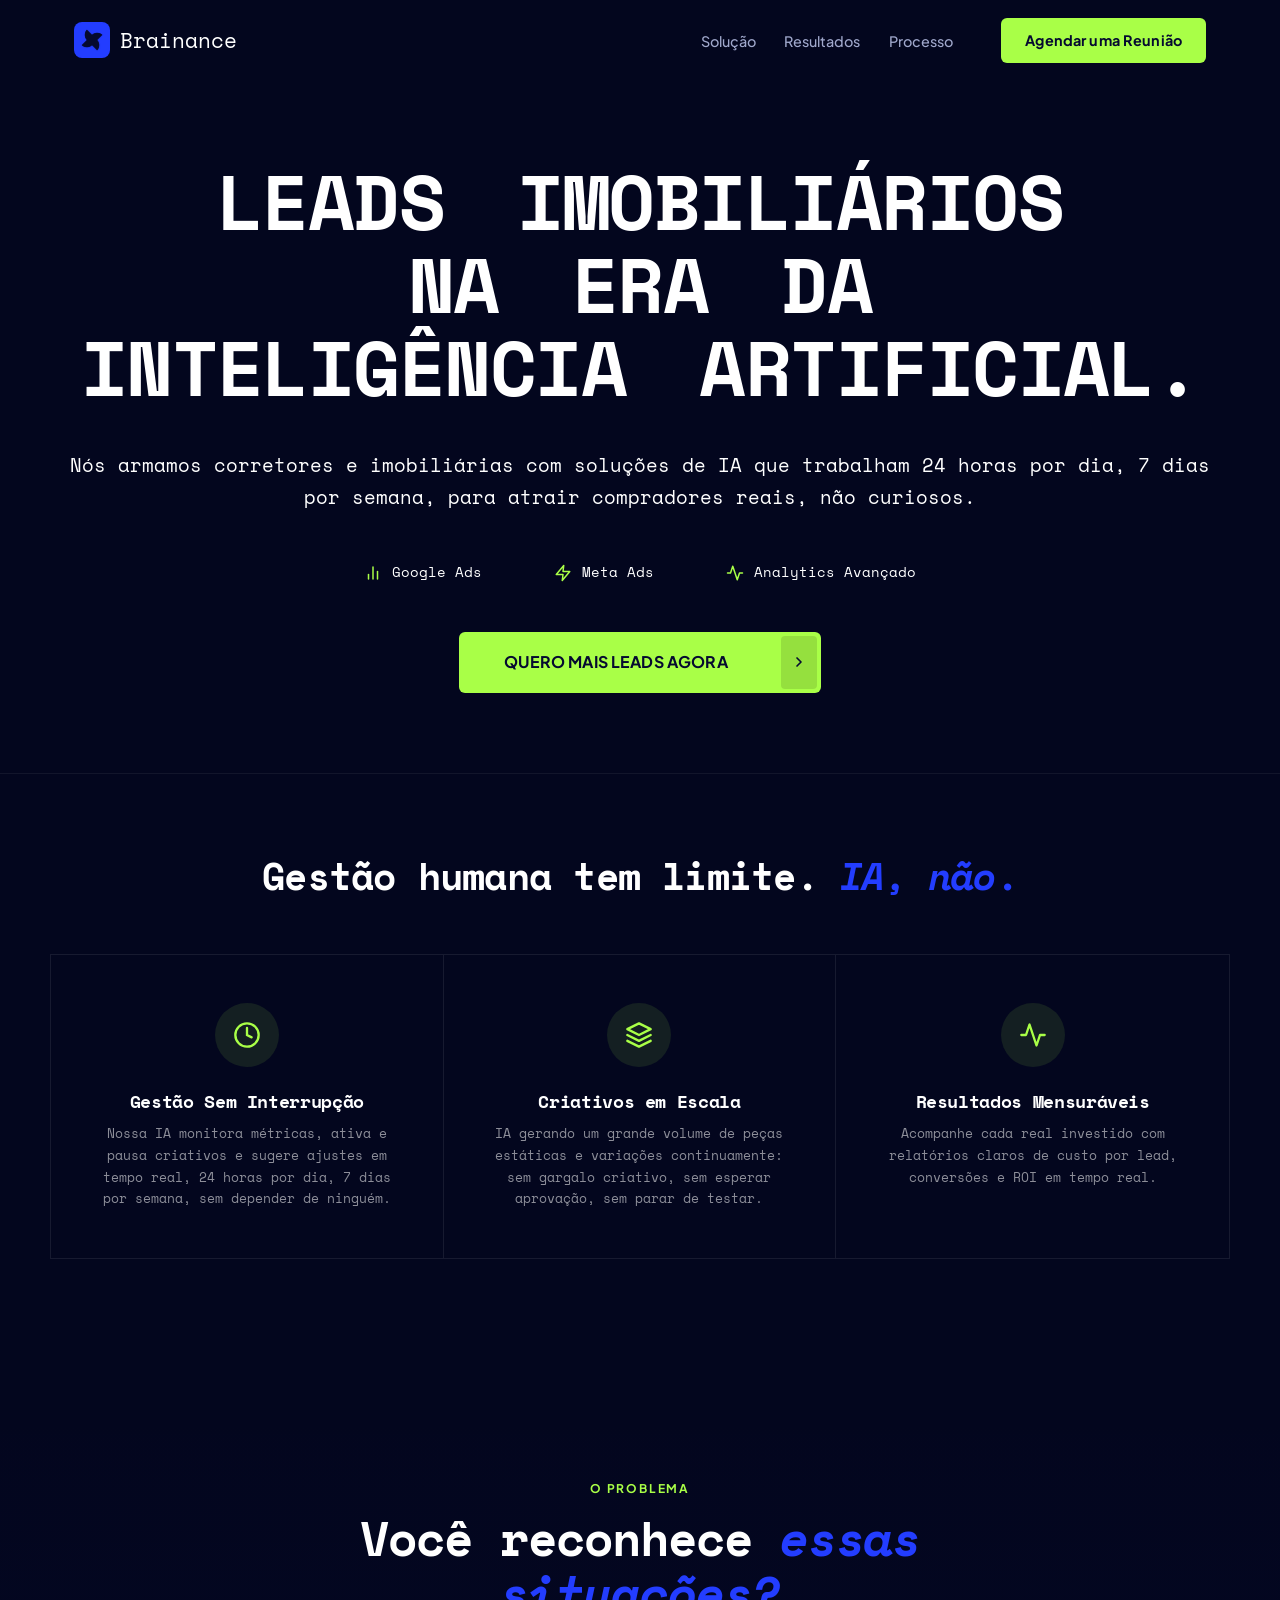
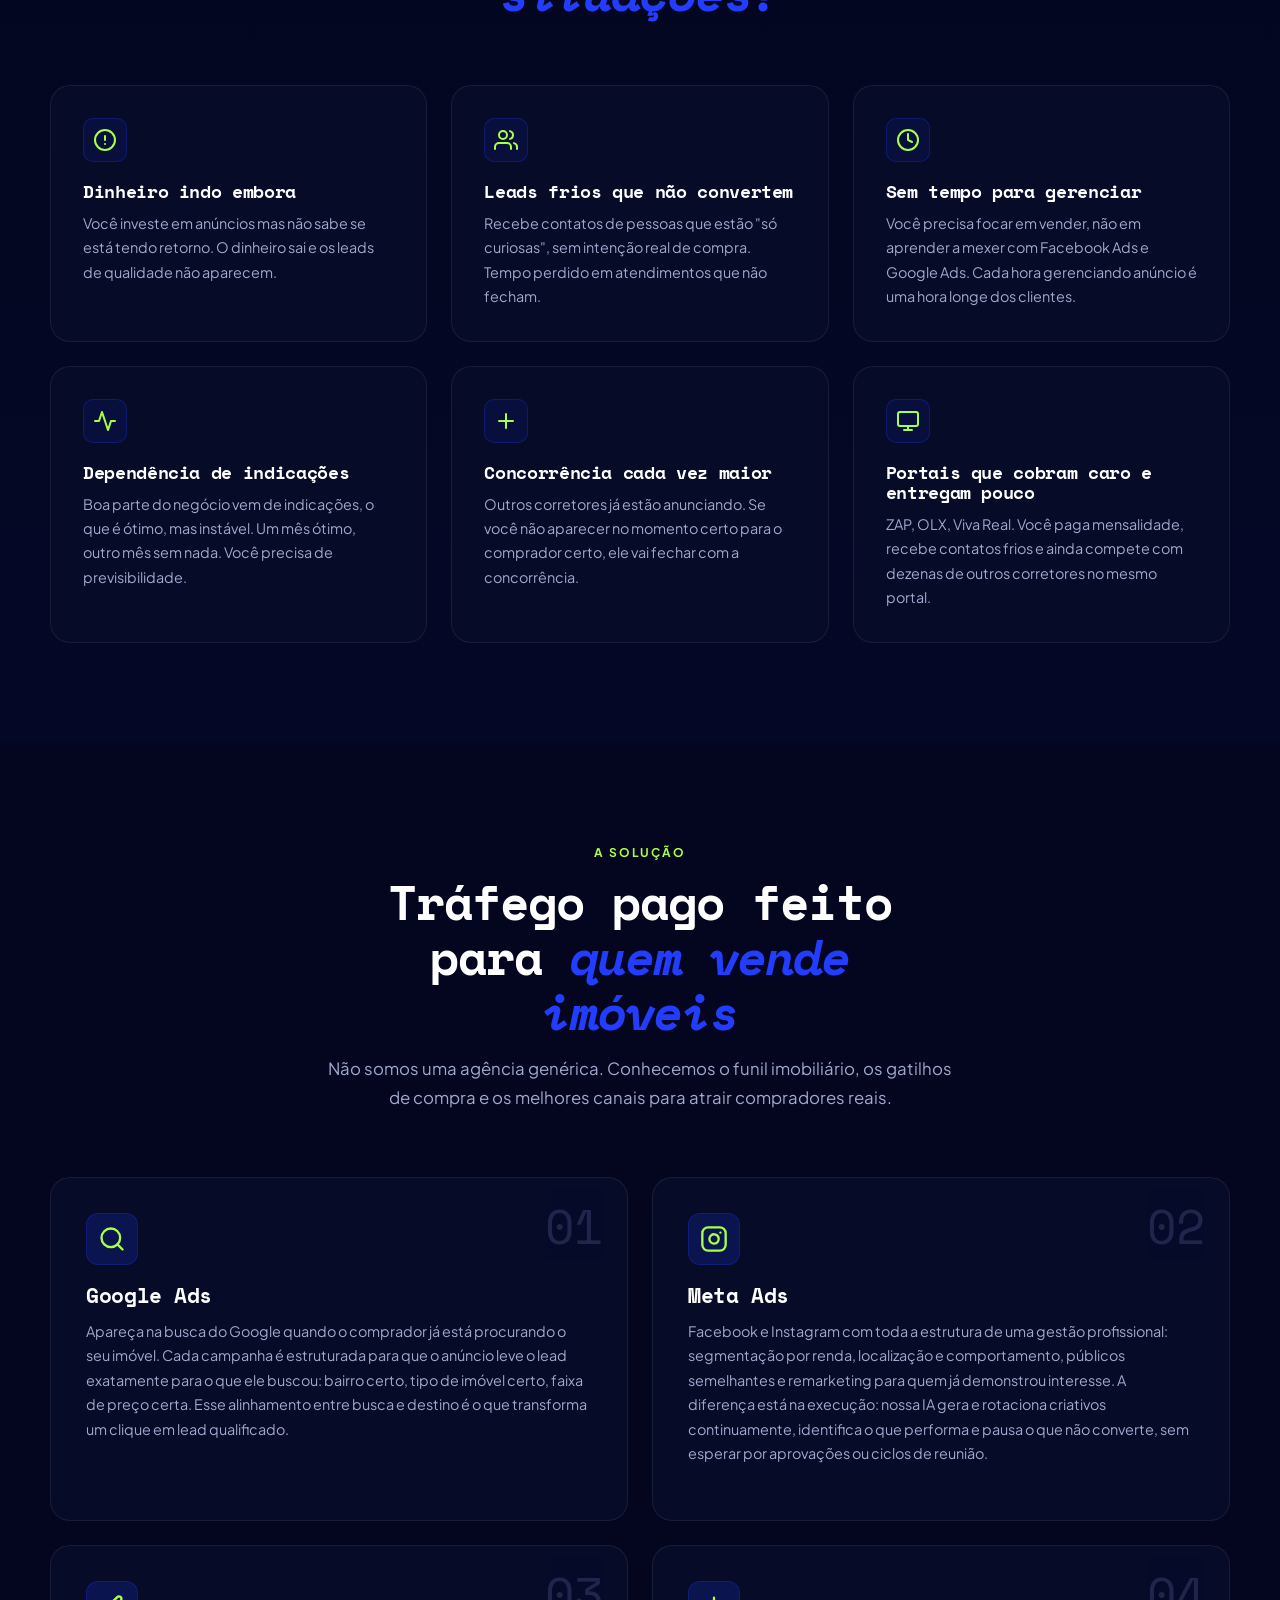
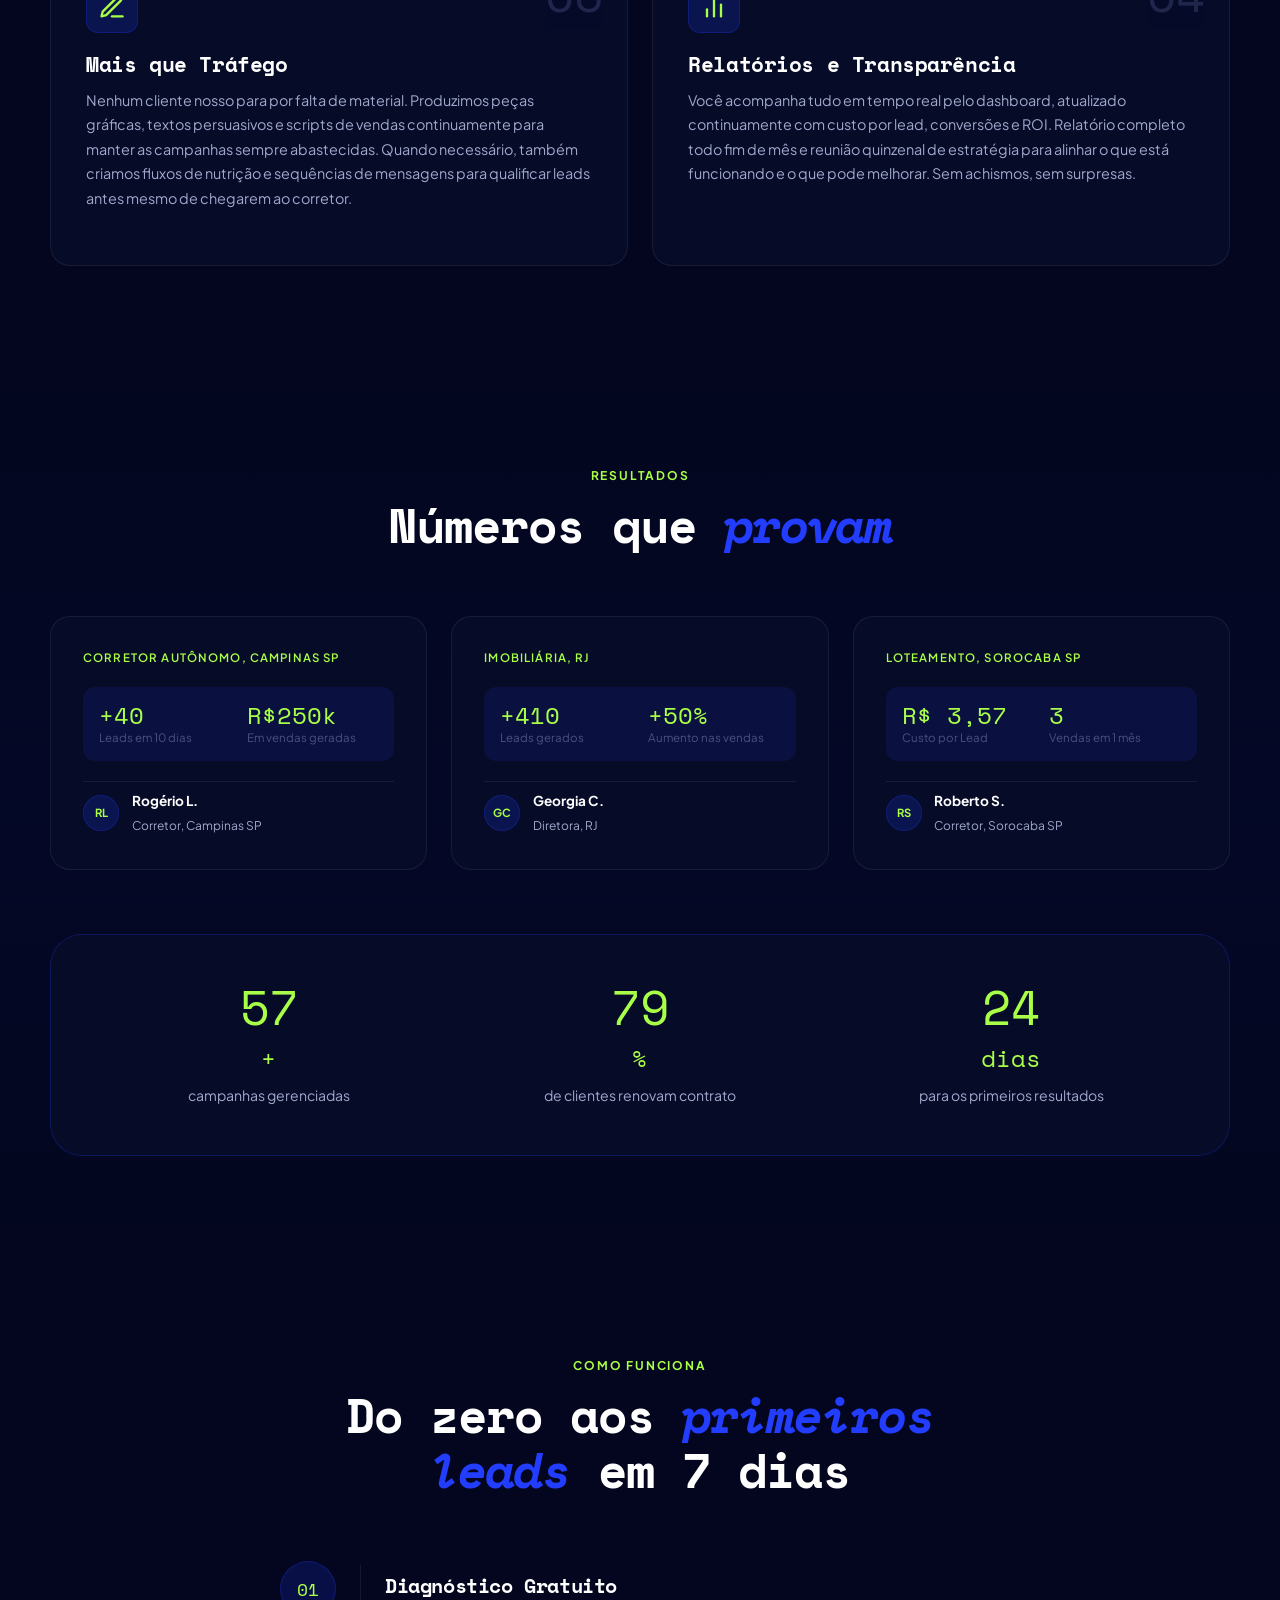
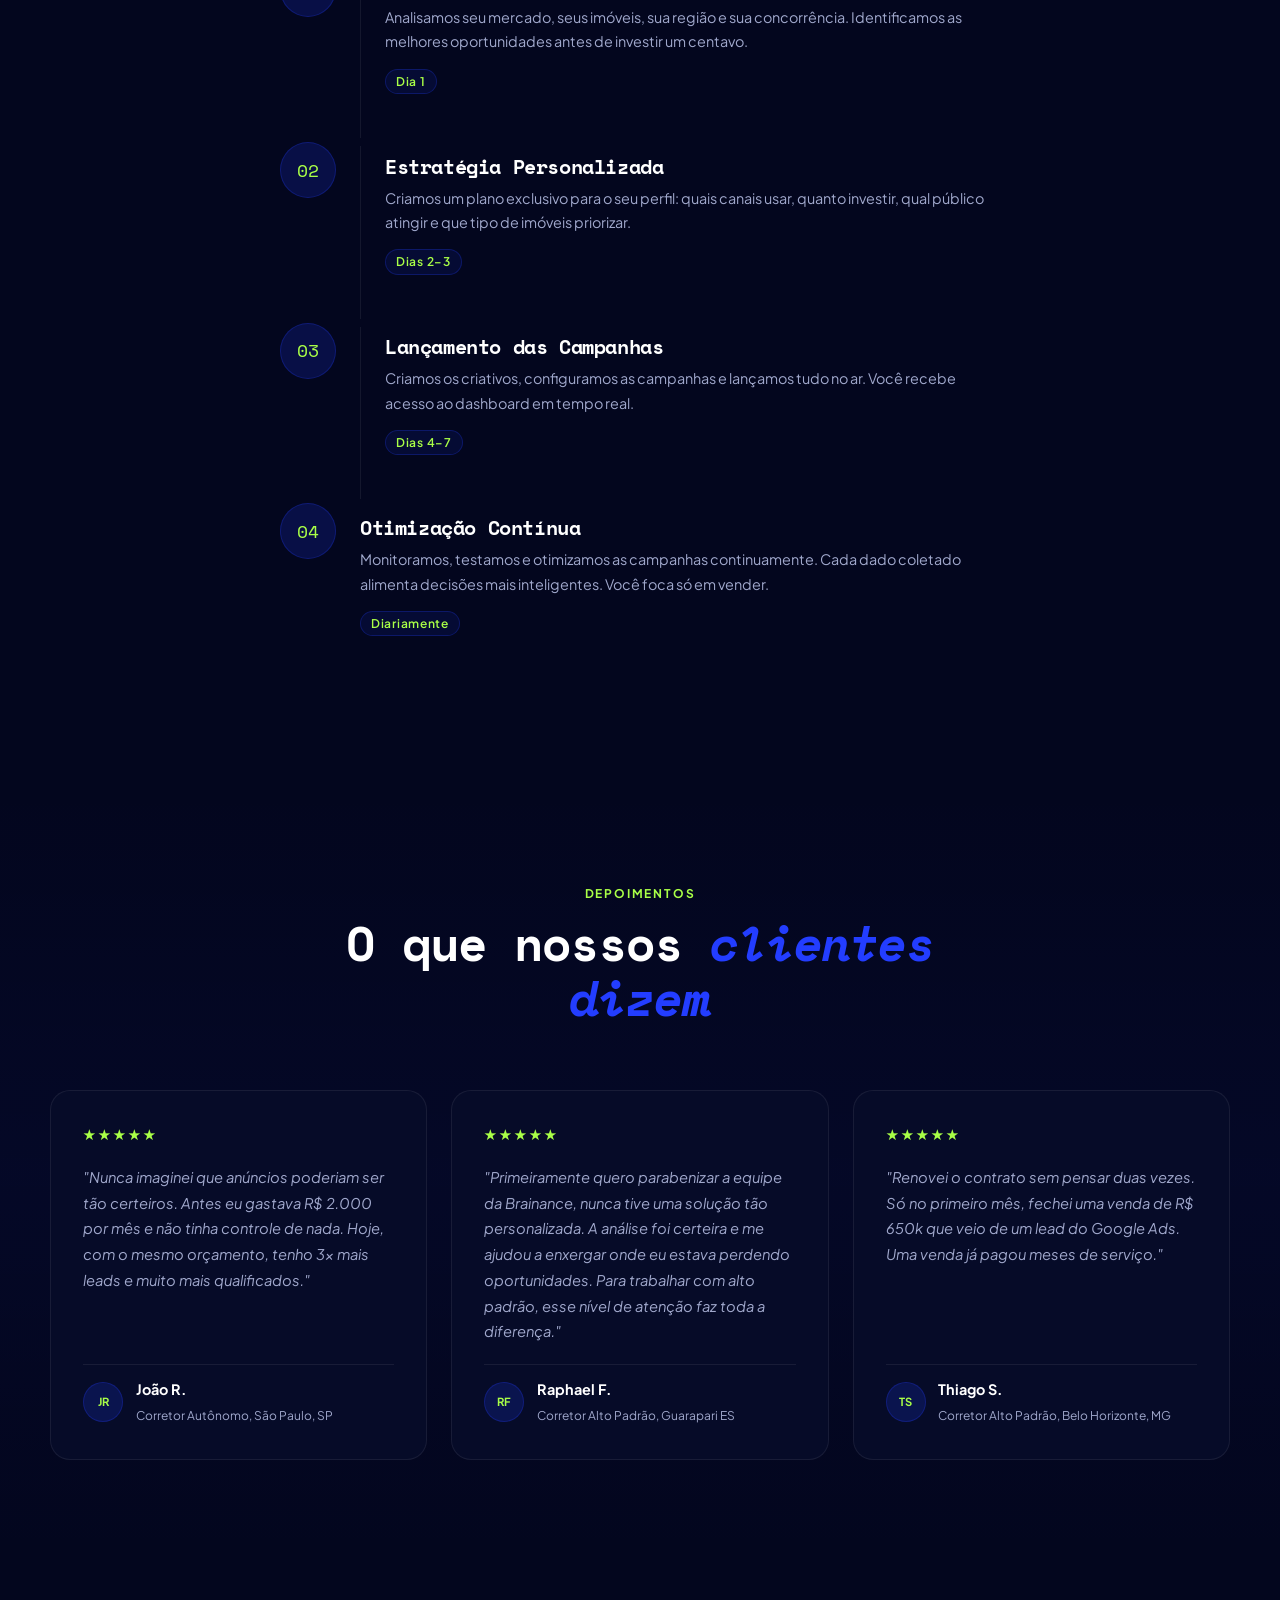
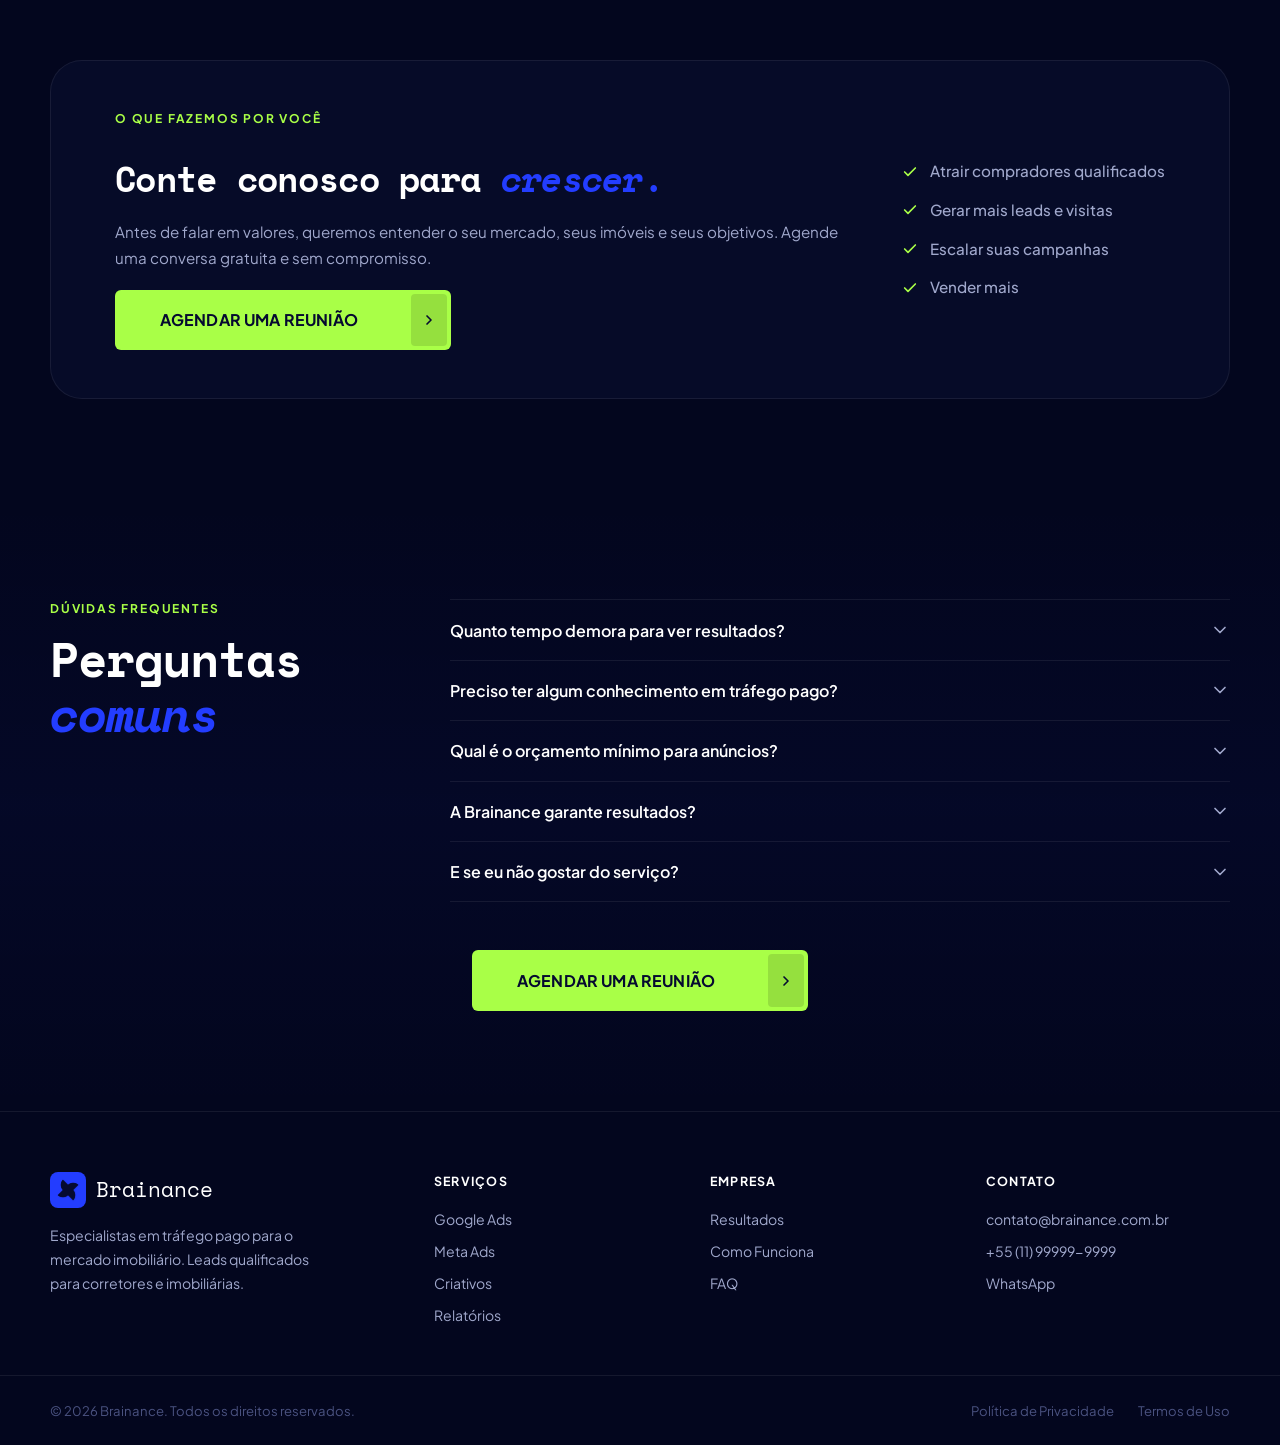
<file: src-v2/index.html>
<!DOCTYPE html>
<html lang="pt-BR">
<head>
  <meta charset="UTF-8">
  <meta name="viewport" content="width=device-width, initial-scale=1.0">
  <title>Brainance: Tráfego Pago Especializado para Corretores</title>
  <meta name="description" content="Agência de tráfego pago especializada para corretores e imobiliárias. Leads qualificados, mais imóveis vendidos.">
  <link rel="icon" type="image/png" href="assets/logo.png">
  <link rel="apple-touch-icon" href="assets/logo.png">
  <link rel="preconnect" href="https://fonts.googleapis.com">
  <link rel="preconnect" href="https://fonts.gstatic.com" crossorigin>
  <link href="https://fonts.googleapis.com/css2?family=DM+Serif+Display:ital@0;1&family=Plus+Jakarta+Sans:ital,wght@0,300;0,400;0,500;0,600;0,700;1,300&family=Space+Mono:wght@400;700&display=swap" rel="stylesheet">
  <link rel="stylesheet" href="style.css">
</head>
<body>

  <!-- NAV -->
  <nav class="nav" id="nav">
    <div class="nav__inner">
      <a href="#" class="nav__logo">
        <span class="nav__logo-img" role="img" aria-label="Brainance"></span>
        <span>Brainance</span>
      </a>
      <ul class="nav__links">
        <li><a href="#solucao">Solução</a></li>
        <li><a href="#resultados">Resultados</a></li>
        <li><a href="#processo">Processo</a></li>
      </ul>
      <a href="https://calendly.com/brainance/diagnostico" target="_blank" rel="noopener" class="btn btn--lime nav__cta">Agendar uma Reunião</a>
      <button class="nav__burger" id="burger" aria-label="Menu">
        <span></span><span></span><span></span>
      </button>
    </div>
    <div class="nav__mobile" id="nav-mobile">
      <a href="#solucao">Solução</a>
      <a href="#resultados">Resultados</a>
      <a href="#processo">Processo</a>
      <a href="https://calendly.com/brainance/diagnostico" target="_blank" rel="noopener" class="btn btn--lime">Agendar uma Reunião</a>
    </div>
  </nav>

  <!-- HERO V2 -->
  <section class="hero2">
    <div class="container hero2__inner">

      <h1 class="hero2__title">
        <span class="hero2__line">
          <span class="hero2__word" style="--i:0">LEADS</span>
          <span class="hero2__word" style="--i:1">IMOBILIÁRIOS</span>
        </span>
        <span class="hero2__line">
          <span class="hero2__word" style="--i:2">NA</span>
          <span class="hero2__word" style="--i:3">ERA</span>
          <span class="hero2__word" style="--i:4">DA</span>
        </span>
        <span class="hero2__line">
          <span class="hero2__word" style="--i:5">INTELIGÊNCIA</span>
          <span class="hero2__word" style="--i:6">ARTIFICIAL.</span>
        </span>
      </h1>

      <p class="hero2__sub">
        Nós armamos corretores e imobiliárias com soluções de IA que trabalham 24 horas
        por dia, 7 dias por semana, para atrair compradores reais, não curiosos.
      </p>

      <div class="hero2__badges">
        <div class="hero2__badge">
          <svg width="18" height="18" viewBox="0 0 24 24" fill="none"><line x1="18" y1="20" x2="18" y2="10" stroke="currentColor" stroke-width="2" stroke-linecap="round"/><line x1="12" y1="20" x2="12" y2="4" stroke="currentColor" stroke-width="2" stroke-linecap="round"/><line x1="6" y1="20" x2="6" y2="14" stroke="currentColor" stroke-width="2" stroke-linecap="round"/></svg>
          Google Ads
        </div>
        <div class="hero2__badge">
          <svg width="18" height="18" viewBox="0 0 24 24" fill="none"><polygon points="13,2 3,14 12,14 11,22 21,10 12,10 13,2" stroke="currentColor" stroke-width="2" stroke-linecap="round" stroke-linejoin="round"/></svg>
          Meta Ads
        </div>
        <div class="hero2__badge">
          <svg width="18" height="18" viewBox="0 0 24 24" fill="none"><polyline points="22,12 18,12 15,21 9,3 6,12 2,12" stroke="currentColor" stroke-width="2" stroke-linecap="round" stroke-linejoin="round"/></svg>
          Analytics Avançado
        </div>
      </div>

      <a href="#contato" class="hero2__cta btn btn--lime btn--lg btn--animated">
        <span class="btn__text">QUERO MAIS LEADS AGORA</span>
        <span class="btn__indicator">
          <svg width="16" height="16" viewBox="0 0 24 24" fill="none"><polyline points="9,6 15,12 9,18" stroke="currentColor" stroke-width="2.5" stroke-linecap="round" stroke-linejoin="round"/></svg>
        </span>
      </a>

    </div>
  </section>

  <!-- HERO2 FEATURES -->
  <section class="hero2-features">
    <div class="container">
      <h2 class="hero2-features__title">Gestão humana tem limite. <em>IA, não.</em></h2>
      <div class="hero2-features__grid">
        <div class="hero2-feature reveal">
          <div class="hero2-feature__icon">
            <!-- clock / 24h -->
            <svg width="28" height="28" viewBox="0 0 24 24" fill="none"><circle cx="12" cy="12" r="10" stroke="currentColor" stroke-width="2"/><polyline points="12,6 12,12 16,14" stroke="currentColor" stroke-width="2" stroke-linecap="round"/></svg>
          </div>
          <h3>Gestão Sem Interrupção</h3>
          <p>Nossa IA monitora métricas, ativa e pausa criativos e sugere ajustes em tempo real, 24 horas por dia, 7 dias por semana, sem depender de ninguém.</p>
        </div>
        <div class="hero2-feature reveal reveal--delay-1">
          <div class="hero2-feature__icon">
            <!-- layers / volume -->
            <svg width="28" height="28" viewBox="0 0 24 24" fill="none"><polygon points="12,2 2,7 12,12 22,7 12,2" stroke="currentColor" stroke-width="2" stroke-linecap="round" stroke-linejoin="round"/><polyline points="2,17 12,22 22,17" stroke="currentColor" stroke-width="2" stroke-linecap="round" stroke-linejoin="round"/><polyline points="2,12 12,17 22,12" stroke="currentColor" stroke-width="2" stroke-linecap="round" stroke-linejoin="round"/></svg>
          </div>
          <h3>Criativos em Escala</h3>
          <p>IA gerando um grande volume de peças estáticas e variações continuamente: sem gargalo criativo, sem esperar aprovação, sem parar de testar.</p>
        </div>
        <div class="hero2-feature reveal reveal--delay-2">
          <div class="hero2-feature__icon">
            <svg width="28" height="28" viewBox="0 0 24 24" fill="none"><polyline points="22,12 18,12 15,21 9,3 6,12 2,12" stroke="currentColor" stroke-width="2" stroke-linecap="round" stroke-linejoin="round"/></svg>
          </div>
          <h3>Resultados Mensuráveis</h3>
          <p>Acompanhe cada real investido com relatórios claros de custo por lead, conversões e ROI em tempo real.</p>
        </div>
      </div>
    </div>
  </section>

  <!-- LOGOS BAR -->

  <!-- DORES -->
  <section class="dores" id="dores">
    <div class="container">
      <div class="section-header reveal">
        <p class="section-eyebrow">O Problema</p>
        <h2 class="section-title">Você reconhece <em>essas situações?</em></h2>
      </div>
      <div class="dores__grid">
        <div class="dore-card reveal">
          <div class="dore-card__icon">
            <svg width="24" height="24" viewBox="0 0 24 24" fill="none"><circle cx="12" cy="12" r="10" stroke="currentColor" stroke-width="2"/><path d="M12 8v4M12 16h.01" stroke="currentColor" stroke-width="2" stroke-linecap="round"/></svg>
          </div>
          <h3>Dinheiro indo embora</h3>
          <p>Você investe em anúncios mas não sabe se está tendo retorno. O dinheiro sai e os leads de qualidade não aparecem.</p>
        </div>
        <div class="dore-card reveal reveal--delay-1">
          <div class="dore-card__icon">
            <svg width="24" height="24" viewBox="0 0 24 24" fill="none"><path d="M17 21v-2a4 4 0 0 0-4-4H5a4 4 0 0 0-4 4v2" stroke="currentColor" stroke-width="2" stroke-linecap="round"/><circle cx="9" cy="7" r="4" stroke="currentColor" stroke-width="2"/><path d="M23 21v-2a4 4 0 0 0-3-3.87M16 3.13a4 4 0 0 1 0 7.75" stroke="currentColor" stroke-width="2" stroke-linecap="round"/></svg>
          </div>
          <h3>Leads frios que não convertem</h3>
          <p>Recebe contatos de pessoas que estão "só curiosas", sem intenção real de compra. Tempo perdido em atendimentos que não fecham.</p>
        </div>
        <div class="dore-card reveal reveal--delay-2">
          <div class="dore-card__icon">
            <svg width="24" height="24" viewBox="0 0 24 24" fill="none"><circle cx="12" cy="12" r="10" stroke="currentColor" stroke-width="2"/><polyline points="12,6 12,12 16,14" stroke="currentColor" stroke-width="2" stroke-linecap="round"/></svg>
          </div>
          <h3>Sem tempo para gerenciar</h3>
          <p>Você precisa focar em vender, não em aprender a mexer com Facebook Ads e Google Ads. Cada hora gerenciando anúncio é uma hora longe dos clientes.</p>
        </div>
        <div class="dore-card reveal reveal--delay-1">
          <div class="dore-card__icon">
            <svg width="24" height="24" viewBox="0 0 24 24" fill="none"><polyline points="22,12 18,12 15,21 9,3 6,12 2,12" stroke="currentColor" stroke-width="2" stroke-linecap="round" stroke-linejoin="round"/></svg>
          </div>
          <h3>Dependência de indicações</h3>
          <p>Boa parte do negócio vem de indicações, o que é ótimo, mas instável. Um mês ótimo, outro mês sem nada. Você precisa de previsibilidade.</p>
        </div>
        <div class="dore-card reveal reveal--delay-2">
          <div class="dore-card__icon">
            <svg width="24" height="24" viewBox="0 0 24 24" fill="none"><path d="M3 3h18v18H3z" stroke="none"/><path d="M12 5v14M5 12h14" stroke="currentColor" stroke-width="2" stroke-linecap="round"/></svg>
          </div>
          <h3>Concorrência cada vez maior</h3>
          <p>Outros corretores já estão anunciando. Se você não aparecer no momento certo para o comprador certo, ele vai fechar com a concorrência.</p>
        </div>
        <div class="dore-card reveal reveal--delay-3">
          <div class="dore-card__icon">
            <svg width="24" height="24" viewBox="0 0 24 24" fill="none"><rect x="2" y="3" width="20" height="14" rx="2" stroke="currentColor" stroke-width="2"/><path d="M8 21h8M12 17v4" stroke="currentColor" stroke-width="2" stroke-linecap="round"/></svg>
          </div>
          <h3>Portais que cobram caro e entregam pouco</h3>
          <p>ZAP, OLX, Viva Real. Você paga mensalidade, recebe contatos frios e ainda compete com dezenas de outros corretores no mesmo portal.</p>
        </div>
      </div>
    </div>
  </section>

  <!-- SOLUÇÃO -->
  <section class="solucao" id="solucao">
    <div class="container">
      <div class="section-header reveal">
        <p class="section-eyebrow">A Solução</p>
        <h2 class="section-title">Tráfego pago feito para <em>quem vende imóveis</em></h2>
        <p class="section-desc">Não somos uma agência genérica. Conhecemos o funil imobiliário, os gatilhos de compra e os melhores canais para atrair compradores reais.</p>
      </div>
      <div class="solucao__grid">
        <div class="solucao__card reveal">
          <div class="solucao__card-num">01</div>
          <div class="solucao__card-icon">
            <svg width="28" height="28" viewBox="0 0 24 24" fill="none"><circle cx="11" cy="11" r="8" stroke="currentColor" stroke-width="2"/><path d="M21 21l-4.35-4.35" stroke="currentColor" stroke-width="2" stroke-linecap="round"/></svg>
          </div>
          <h3>Google Ads</h3>
          <p>Apareça na busca do Google quando o comprador já está procurando o seu imóvel. Cada campanha é estruturada para que o anúncio leve o lead exatamente para o que ele buscou: bairro certo, tipo de imóvel certo, faixa de preço certa. Esse alinhamento entre busca e destino é o que transforma um clique em lead qualificado.</p>
        </div>
        <div class="solucao__card reveal reveal--delay-1">
          <div class="solucao__card-num">02</div>
          <div class="solucao__card-icon">
            <svg width="28" height="28" viewBox="0 0 24 24" fill="none"><rect x="2" y="2" width="20" height="20" rx="5" stroke="currentColor" stroke-width="2"/><path d="M16 11.37A4 4 0 1 1 12.63 8 4 4 0 0 1 16 11.37z" stroke="currentColor" stroke-width="2"/><line x1="17.5" y1="6.5" x2="17.51" y2="6.5" stroke="currentColor" stroke-width="2" stroke-linecap="round"/></svg>
          </div>
          <h3>Meta Ads</h3>
          <p>Facebook e Instagram com toda a estrutura de uma gestão profissional: segmentação por renda, localização e comportamento, públicos semelhantes e remarketing para quem já demonstrou interesse. A diferença está na execução: nossa IA gera e rotaciona criativos continuamente, identifica o que performa e pausa o que não converte, sem esperar por aprovações ou ciclos de reunião.</p>
        </div>
        <div class="solucao__card reveal reveal--delay-2">
          <div class="solucao__card-num">03</div>
          <div class="solucao__card-icon">
            <svg width="28" height="28" viewBox="0 0 24 24" fill="none"><path d="M12 20h9" stroke="currentColor" stroke-width="2" stroke-linecap="round"/><path d="M16.5 3.5a2.121 2.121 0 0 1 3 3L7 19l-4 1 1-4L16.5 3.5z" stroke="currentColor" stroke-width="2" stroke-linecap="round" stroke-linejoin="round"/></svg>
          </div>
          <h3>Mais que Tráfego</h3>
          <p>Nenhum cliente nosso para por falta de material. Produzimos peças gráficas, textos persuasivos e scripts de vendas continuamente para manter as campanhas sempre abastecidas. Quando necessário, também criamos fluxos de nutrição e sequências de mensagens para qualificar leads antes mesmo de chegarem ao corretor.</p>
        </div>
        <div class="solucao__card reveal reveal--delay-1">
          <div class="solucao__card-num">04</div>
          <div class="solucao__card-icon">
            <svg width="28" height="28" viewBox="0 0 24 24" fill="none"><line x1="18" y1="20" x2="18" y2="10" stroke="currentColor" stroke-width="2" stroke-linecap="round"/><line x1="12" y1="20" x2="12" y2="4" stroke="currentColor" stroke-width="2" stroke-linecap="round"/><line x1="6" y1="20" x2="6" y2="14" stroke="currentColor" stroke-width="2" stroke-linecap="round"/></svg>
          </div>
          <h3>Relatórios e Transparência</h3>
          <p>Você acompanha tudo em tempo real pelo dashboard, atualizado continuamente com custo por lead, conversões e ROI. Relatório completo todo fim de mês e reunião quinzenal de estratégia para alinhar o que está funcionando e o que pode melhorar. Sem achismos, sem surpresas.</p>
        </div>
      </div>
    </div>
  </section>

  <!-- RESULTADOS -->
  <section class="resultados" id="resultados">
    <div class="container">
      <div class="section-header reveal">
        <p class="section-eyebrow">Resultados</p>
        <h2 class="section-title">Números que <em>provam</em></h2>
      </div>
      <div class="resultados__grid">
        <div class="resultado-card reveal">
          <div class="resultado-card__tag">Corretor Autônomo, Campinas SP</div>
          <div class="resultado-card__metrics">
            <div class="resultado-metric">
              <span class="resultado-metric__num">+40</span>
              <span class="resultado-metric__label">Leads em 10 dias</span>
            </div>
            <div class="resultado-metric">
              <span class="resultado-metric__num">R$250k</span>
              <span class="resultado-metric__label">Em vendas geradas</span>
            </div>
          </div>
          <div class="resultado-card__author">
            <div class="resultado-card__avatar">RL</div>
            <div>
              <strong>Rogério L.</strong>
              <span>Corretor, Campinas SP</span>
            </div>
          </div>
        </div>
        <div class="resultado-card reveal reveal--delay-1">
          <div class="resultado-card__tag">Imobiliária, RJ</div>
          <div class="resultado-card__metrics">
            <div class="resultado-metric">
              <span class="resultado-metric__num">+410</span>
              <span class="resultado-metric__label">Leads gerados</span>
            </div>
            <div class="resultado-metric">
              <span class="resultado-metric__num">+50%</span>
              <span class="resultado-metric__label">Aumento nas vendas</span>
            </div>
          </div>
          <div class="resultado-card__author">
            <div class="resultado-card__avatar">GC</div>
            <div>
              <strong>Georgia C.</strong>
              <span>Diretora, RJ</span>
            </div>
          </div>
        </div>
        <div class="resultado-card reveal reveal--delay-2">
          <div class="resultado-card__tag">Loteamento, Sorocaba SP</div>
          <div class="resultado-card__metrics">
            <div class="resultado-metric">
              <span class="resultado-metric__num">R$ 3,57</span>
              <span class="resultado-metric__label">Custo por Lead</span>
            </div>
            <div class="resultado-metric">
              <span class="resultado-metric__num">3</span>
              <span class="resultado-metric__label">Vendas em 1 mês</span>
            </div>
          </div>
          <div class="resultado-card__author">
            <div class="resultado-card__avatar">RS</div>
            <div>
              <strong>Roberto S.</strong>
              <span>Corretor, Sorocaba SP</span>
            </div>
          </div>
        </div>
      </div>
      <div class="resultados__numbers reveal">
        <div class="resultados__number-item">
          <span class="resultados__number" data-target="70">0</span>
          <span class="resultados__number-suffix">+</span>
          <p>campanhas gerenciadas</p>
        </div>
        <div class="resultados__number-item">
          <span class="resultados__number" data-target="97">0</span>
          <span class="resultados__number-suffix">%</span>
          <p>de clientes renovam contrato</p>
        </div>
        <div class="resultados__number-item">
          <span class="resultados__number" data-target="30">0</span>
          <span class="resultados__number-suffix">dias</span>
          <p>para os primeiros resultados</p>
        </div>
      </div>
    </div>
  </section>

  <!-- PROCESSO -->
  <section class="processo" id="processo">
    <div class="container">
      <div class="section-header reveal">
        <p class="section-eyebrow">Como Funciona</p>
        <h2 class="section-title">Do zero aos <em>primeiros leads</em> em 7 dias</h2>
      </div>
      <div class="processo__steps">
        <div class="processo__step reveal">
          <div class="processo__step-num">01</div>
          <div class="processo__step-line"></div>
          <div class="processo__step-content">
            <h3>Diagnóstico Gratuito</h3>
            <p>Analisamos seu mercado, seus imóveis, sua região e sua concorrência. Identificamos as melhores oportunidades antes de investir um centavo.</p>
            <span class="processo__step-time">Dia 1</span>
          </div>
        </div>
        <div class="processo__step reveal reveal--delay-1">
          <div class="processo__step-num">02</div>
          <div class="processo__step-line"></div>
          <div class="processo__step-content">
            <h3>Estratégia Personalizada</h3>
            <p>Criamos um plano exclusivo para o seu perfil: quais canais usar, quanto investir, qual público atingir e que tipo de imóveis priorizar.</p>
            <span class="processo__step-time">Dias 2–3</span>
          </div>
        </div>
        <div class="processo__step reveal reveal--delay-2">
          <div class="processo__step-num">03</div>
          <div class="processo__step-line"></div>
          <div class="processo__step-content">
            <h3>Lançamento das Campanhas</h3>
            <p>Criamos os criativos, configuramos as campanhas e lançamos tudo no ar. Você recebe acesso ao dashboard em tempo real.</p>
            <span class="processo__step-time">Dias 4–7</span>
          </div>
        </div>
        <div class="processo__step reveal reveal--delay-3">
          <div class="processo__step-num">04</div>
          <div class="processo__step-content">
            <h3>Otimização Contínua</h3>
            <p>Monitoramos, testamos e otimizamos as campanhas continuamente. Cada dado coletado alimenta decisões mais inteligentes. Você foca só em vender.</p>
            <span class="processo__step-time">Diariamente</span>
          </div>
        </div>
      </div>
    </div>
  </section>

  <!-- DEPOIMENTOS -->
  <section class="depoimentos" id="depoimentos">
    <div class="container">
      <div class="section-header reveal">
        <p class="section-eyebrow">Depoimentos</p>
        <h2 class="section-title">O que nossos <em>clientes dizem</em></h2>
      </div>
      <div class="depoimentos__grid">
        <div class="depoimento-card reveal">
          <div class="depoimento-card__stars">★★★★★</div>
          <p>"Nunca imaginei que anúncios poderiam ser tão certeiros. Antes eu gastava R$ 2.000 por mês e não tinha controle de nada. Hoje, com o mesmo orçamento, tenho 3x mais leads e muito mais qualificados."</p>
          <div class="depoimento-card__author">
            <div class="depoimento-card__avatar">JR</div>
            <div>
              <strong>João R.</strong>
              <span>Corretor Autônomo, São Paulo, SP</span>
            </div>
          </div>
        </div>
        <div class="depoimento-card reveal reveal--delay-1">
          <div class="depoimento-card__stars">★★★★★</div>
          <p>"Primeiramente quero parabenizar a equipe da Brainance, nunca tive uma solução tão personalizada. A análise foi certeira e me ajudou a enxergar onde eu estava perdendo oportunidades. Para trabalhar com alto padrão, esse nível de atenção faz toda a diferença."</p>
          <div class="depoimento-card__author">
            <div class="depoimento-card__avatar">RF</div>
            <div>
              <strong>Raphael F.</strong>
              <span>Corretor Alto Padrão, Guarapari ES</span>
            </div>
          </div>
        </div>
        <div class="depoimento-card reveal reveal--delay-2">
          <div class="depoimento-card__stars">★★★★★</div>
          <p>"Renovei o contrato sem pensar duas vezes. Só no primeiro mês, fechei uma venda de R$ 650k que veio de um lead do Google Ads. Uma venda já pagou meses de serviço."</p>
          <div class="depoimento-card__author">
            <div class="depoimento-card__avatar">TS</div>
            <div>
              <strong>Thiago S.</strong>
              <span>Corretor Alto Padrão, Belo Horizonte, MG</span>
            </div>
          </div>
        </div>
      </div>
    </div>
  </section>

  <!-- PLANOS -->
  <section class="planos" id="planos">
    <div class="container">
      <div class="cta4 reveal">
        <div class="cta4__left">
          <p class="section-eyebrow">O que fazemos por você</p>
          <h2 class="cta4__title">Conte conosco para <em>crescer.</em></h2>
          <p class="cta4__desc">Antes de falar em valores, queremos entender o seu mercado, seus imóveis e seus objetivos. Agende uma conversa gratuita e sem compromisso.</p>
          <a href="https://calendly.com/brainance/diagnostico" target="_blank" rel="noopener" class="btn btn--lime btn--lg btn--animated">
            <span class="btn__text">AGENDAR UMA REUNIÃO</span>
            <span class="btn__indicator">
              <svg width="16" height="16" viewBox="0 0 24 24" fill="none"><polyline points="9,6 15,12 9,18" stroke="currentColor" stroke-width="2.5" stroke-linecap="round" stroke-linejoin="round"/></svg>
            </span>
          </a>
        </div>
        <div class="cta4__right">
          <ul class="cta4__list">
            <li>
              <svg width="16" height="16" viewBox="0 0 24 24" fill="none"><polyline points="20,6 9,17 4,12" stroke="currentColor" stroke-width="2.5" stroke-linecap="round" stroke-linejoin="round"/></svg>
              Atrair compradores qualificados
            </li>
            <li>
              <svg width="16" height="16" viewBox="0 0 24 24" fill="none"><polyline points="20,6 9,17 4,12" stroke="currentColor" stroke-width="2.5" stroke-linecap="round" stroke-linejoin="round"/></svg>
              Gerar mais leads e visitas
            </li>
            <li>
              <svg width="16" height="16" viewBox="0 0 24 24" fill="none"><polyline points="20,6 9,17 4,12" stroke="currentColor" stroke-width="2.5" stroke-linecap="round" stroke-linejoin="round"/></svg>
              Escalar suas campanhas
            </li>
            <li>
              <svg width="16" height="16" viewBox="0 0 24 24" fill="none"><polyline points="20,6 9,17 4,12" stroke="currentColor" stroke-width="2.5" stroke-linecap="round" stroke-linejoin="round"/></svg>
              Vender mais
            </li>
          </ul>
        </div>
      </div>
    </div>
  </section>

  <!-- FAQ -->
  <section class="faq" id="faq">
    <div class="container">
      <div class="faq__inner">
        <div class="faq__header reveal">
          <p class="section-eyebrow">Dúvidas Frequentes</p>
          <h2 class="section-title">Perguntas <em>comuns</em></h2>
        </div>
        <div class="faq__list">
          <div class="faq__item reveal">
            <button class="faq__question" aria-expanded="false">
              Quanto tempo demora para ver resultados?
              <svg class="faq__chevron" width="20" height="20" viewBox="0 0 24 24" fill="none"><polyline points="6,9 12,15 18,9" stroke="currentColor" stroke-width="2" stroke-linecap="round" stroke-linejoin="round"/></svg>
            </button>
            <div class="faq__answer">
              <p>As primeiras campanhas entram no ar em até 7 dias após a contratação. Os primeiros leads geralmente chegam nos 3–5 primeiros dias de campanha ativa. Resultados consistentes e otimizados devem se consolidar dentro dos 3 meses de contrato, à medida que o algoritmo aprende e as campanhas são refinadas.</p>
            </div>
          </div>
          <div class="faq__item reveal reveal--delay-1">
            <button class="faq__question" aria-expanded="false">
              Preciso ter algum conhecimento em tráfego pago?
              <svg class="faq__chevron" width="20" height="20" viewBox="0 0 24 24" fill="none"><polyline points="6,9 12,15 18,9" stroke="currentColor" stroke-width="2" stroke-linecap="round" stroke-linejoin="round"/></svg>
            </button>
            <div class="faq__answer">
              <p>Não. Você não precisa saber nada sobre anúncios. Nossa equipe cuida de tudo: criação das campanhas, segmentação, criativos, otimização e relatórios. Você só precisa receber os leads e fazer o que faz de melhor: vender.</p>
            </div>
          </div>
          <div class="faq__item reveal reveal--delay-2">
            <button class="faq__question" aria-expanded="false">
              Qual é o orçamento mínimo para anúncios?
              <svg class="faq__chevron" width="20" height="20" viewBox="0 0 24 24" fill="none"><polyline points="6,9 12,15 18,9" stroke="currentColor" stroke-width="2" stroke-linecap="round" stroke-linejoin="round"/></svg>
            </button>
            <div class="faq__answer">
              <p>Trabalhamos com verba de anúncios a partir de R$ 600/mês para corretores autônomos. Esse valor vai diretamente para as plataformas (Meta/Google), separado da nossa taxa de gestão. Recomendamos pelo menos R$ 1.500/mês para melhores resultados.</p>
            </div>
          </div>
          <div class="faq__item reveal reveal--delay-1">
            <button class="faq__question" aria-expanded="false">
              A Brainance garante resultados?
              <svg class="faq__chevron" width="20" height="20" viewBox="0 0 24 24" fill="none"><polyline points="6,9 12,15 18,9" stroke="currentColor" stroke-width="2" stroke-linecap="round" stroke-linejoin="round"/></svg>
            </button>
            <div class="faq__answer">
              <p>Garantimos a execução impecável das campanhas e a otimização contínua. Nenhuma agência séria pode garantir um número exato de vendas, pois isso depende também do atendimento do corretor e do mercado local. O que podemos garantir é máxima transparência e dedicação para extrair o melhor resultado possível do seu orçamento.</p>
            </div>
          </div>
          <div class="faq__item reveal reveal--delay-2">
            <button class="faq__question" aria-expanded="false">
              E se eu não gostar do serviço?
              <svg class="faq__chevron" width="20" height="20" viewBox="0 0 24 24" fill="none"><polyline points="6,9 12,15 18,9" stroke="currentColor" stroke-width="2" stroke-linecap="round" stroke-linejoin="round"/></svg>
            </button>
            <div class="faq__answer">
              <p>Oferecemos garantia de 30 dias. Se dentro do primeiro mês você sentir que o serviço não faz sentido para o seu negócio, devolvemos o valor investido na gestão — sem burocracia e sem perguntas. Trabalhamos assim porque acreditamos no que entregamos.</p>
            </div>
          </div>
        </div>
      </div>
      <div class="planos__cta reveal" style="margin-top: 3rem;">
        <a href="https://calendly.com/brainance/diagnostico" target="_blank" rel="noopener" class="btn btn--lime btn--lg btn--animated">
          <span class="btn__text">AGENDAR UMA REUNIÃO</span>
          <span class="btn__indicator">
            <svg width="16" height="16" viewBox="0 0 24 24" fill="none"><polyline points="9,6 15,12 9,18" stroke="currentColor" stroke-width="2.5" stroke-linecap="round" stroke-linejoin="round"/></svg>
          </span>
        </a>
      </div>
    </div>
  </section>

  <!-- FOOTER -->
  <footer class="footer">
    <div class="container footer__inner">
      <div class="footer__brand">
        <a href="#" class="nav__logo">
          <span class="nav__logo-img" role="img" aria-label="Brainance"></span>
          <span>Brainance</span>
        </a>
        <p>Especialistas em tráfego pago para o mercado imobiliário. Leads qualificados para corretores e imobiliárias.</p>
      </div>
      <div class="footer__links">
        <div class="footer__col">
          <h4>Serviços</h4>
          <a href="#solucao">Google Ads</a>
          <a href="#solucao">Meta Ads</a>
          <a href="#solucao">Criativos</a>
          <a href="#solucao">Relatórios</a>
        </div>
        <div class="footer__col">
          <h4>Empresa</h4>
          <a href="#resultados">Resultados</a>
          <a href="#processo">Como Funciona</a>
          <a href="#faq">FAQ</a>
        </div>
        <div class="footer__col">
          <h4>Contato</h4>
          <a href="mailto:contato@brainance.com.br">contato@brainance.com.br</a>
          <a href="tel:+5511999999999">+55 (11) 99999-9999</a>
          <a href="#contato">WhatsApp</a>
        </div>
      </div>
    </div>
    <div class="footer__bottom">
      <div class="container">
        <p>&copy; 2026 Brainance. Todos os direitos reservados.</p>
        <div class="footer__bottom-links">
          <a href="#">Política de Privacidade</a>
          <a href="#">Termos de Uso</a>
        </div>
      </div>
    </div>
  </footer>


  <script src="main.js"></script>
</body>
</html>
</file>
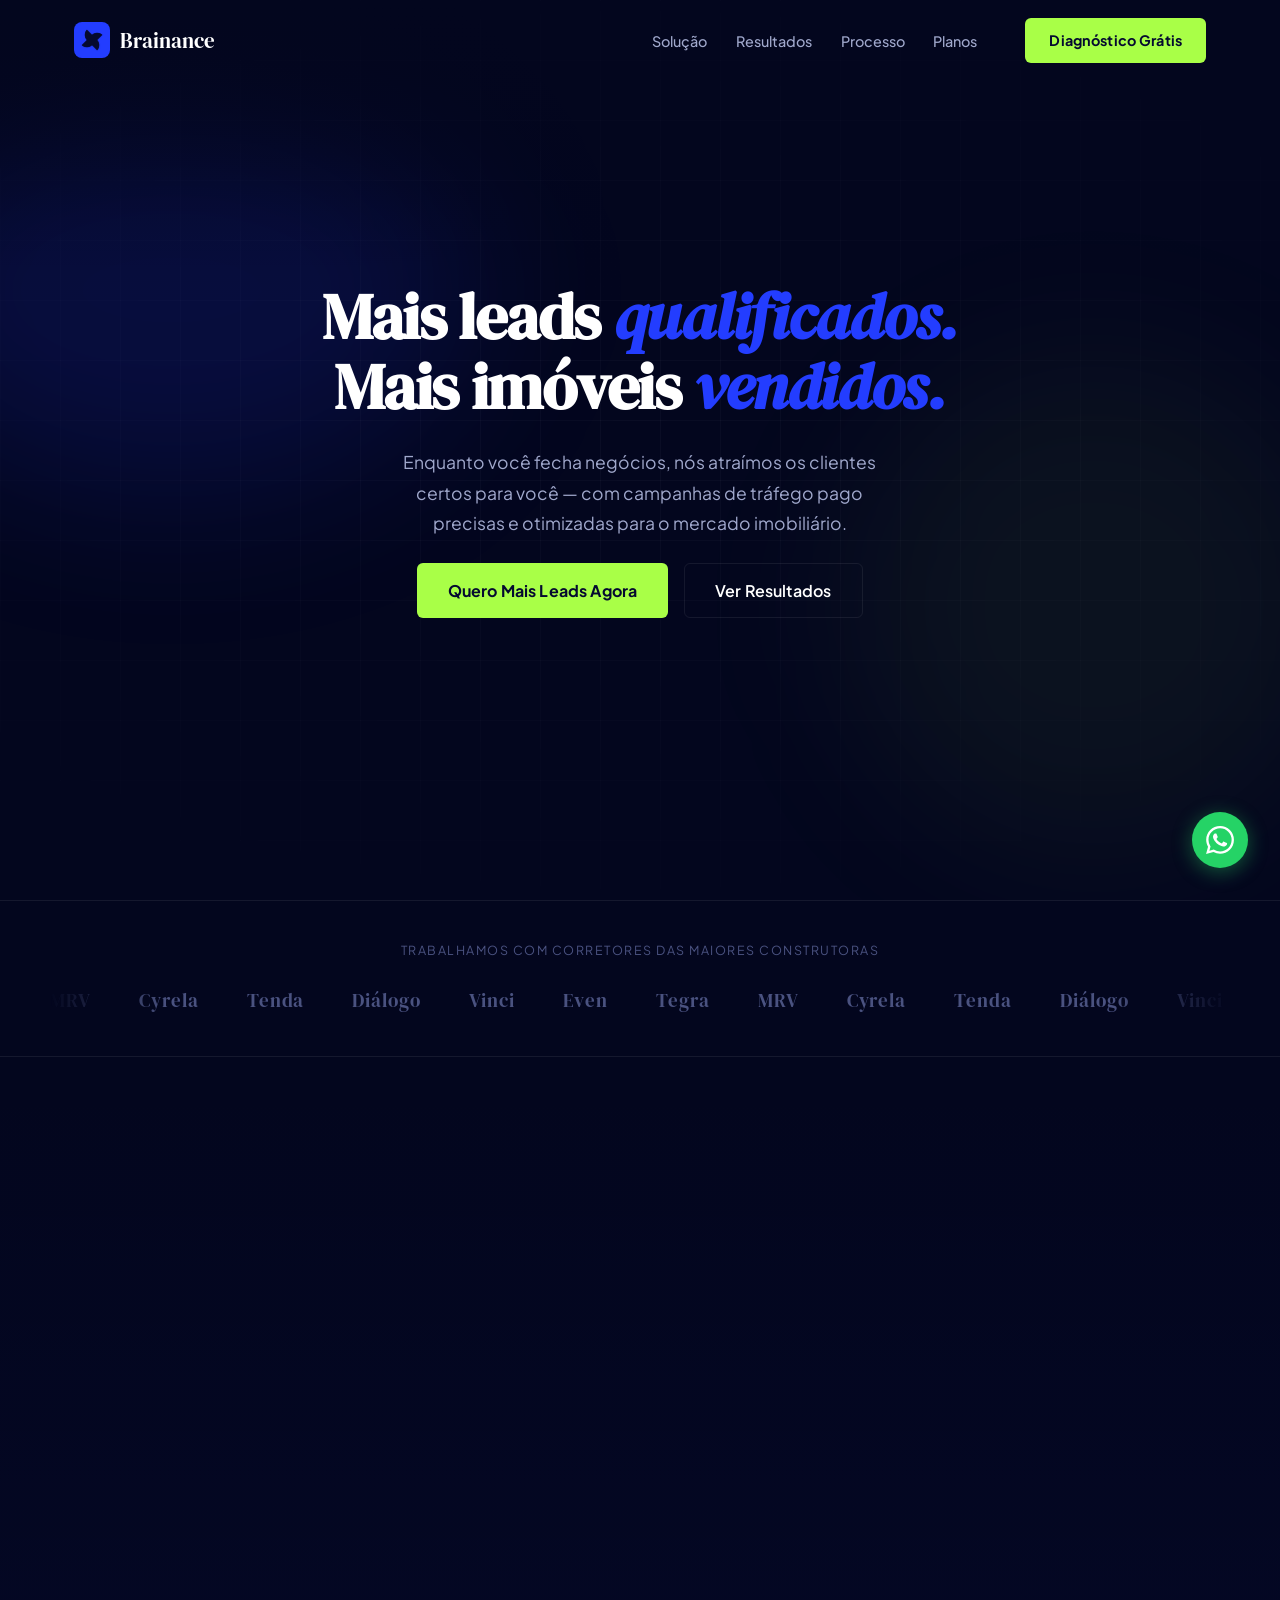
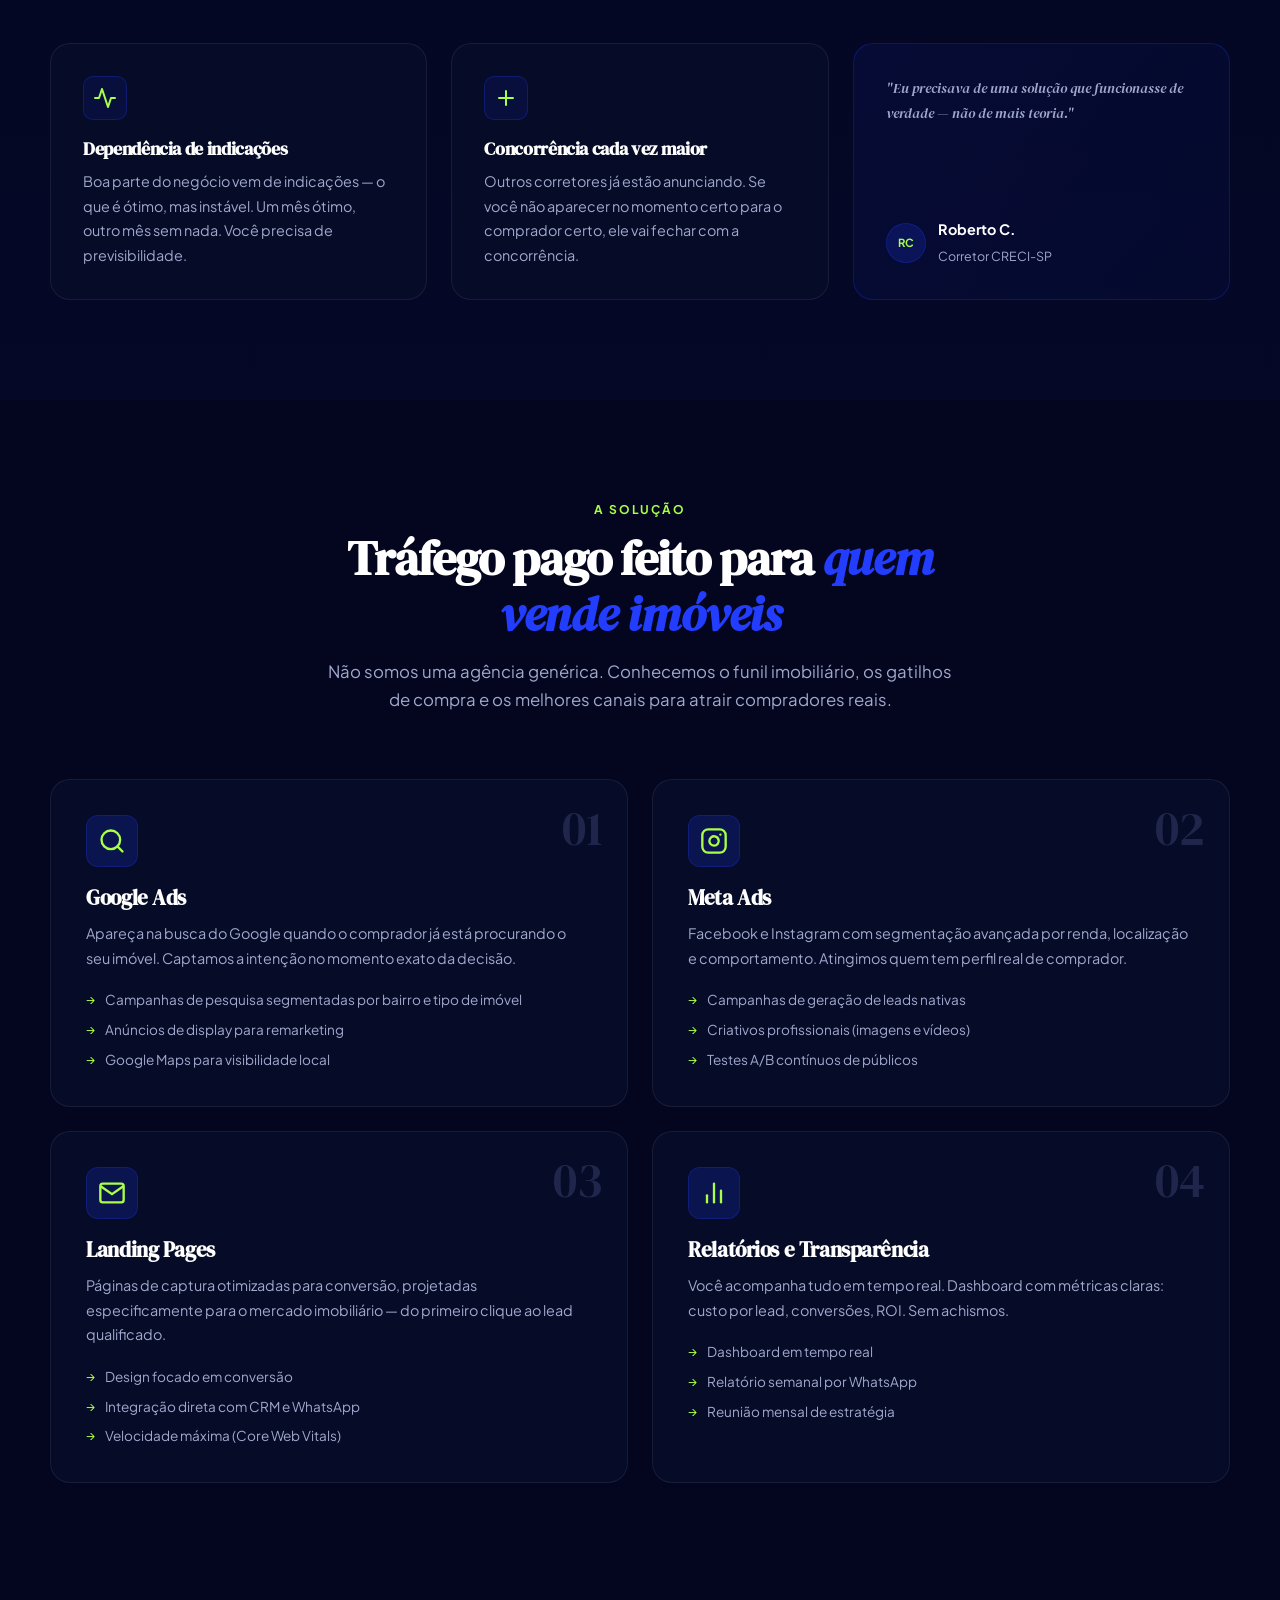
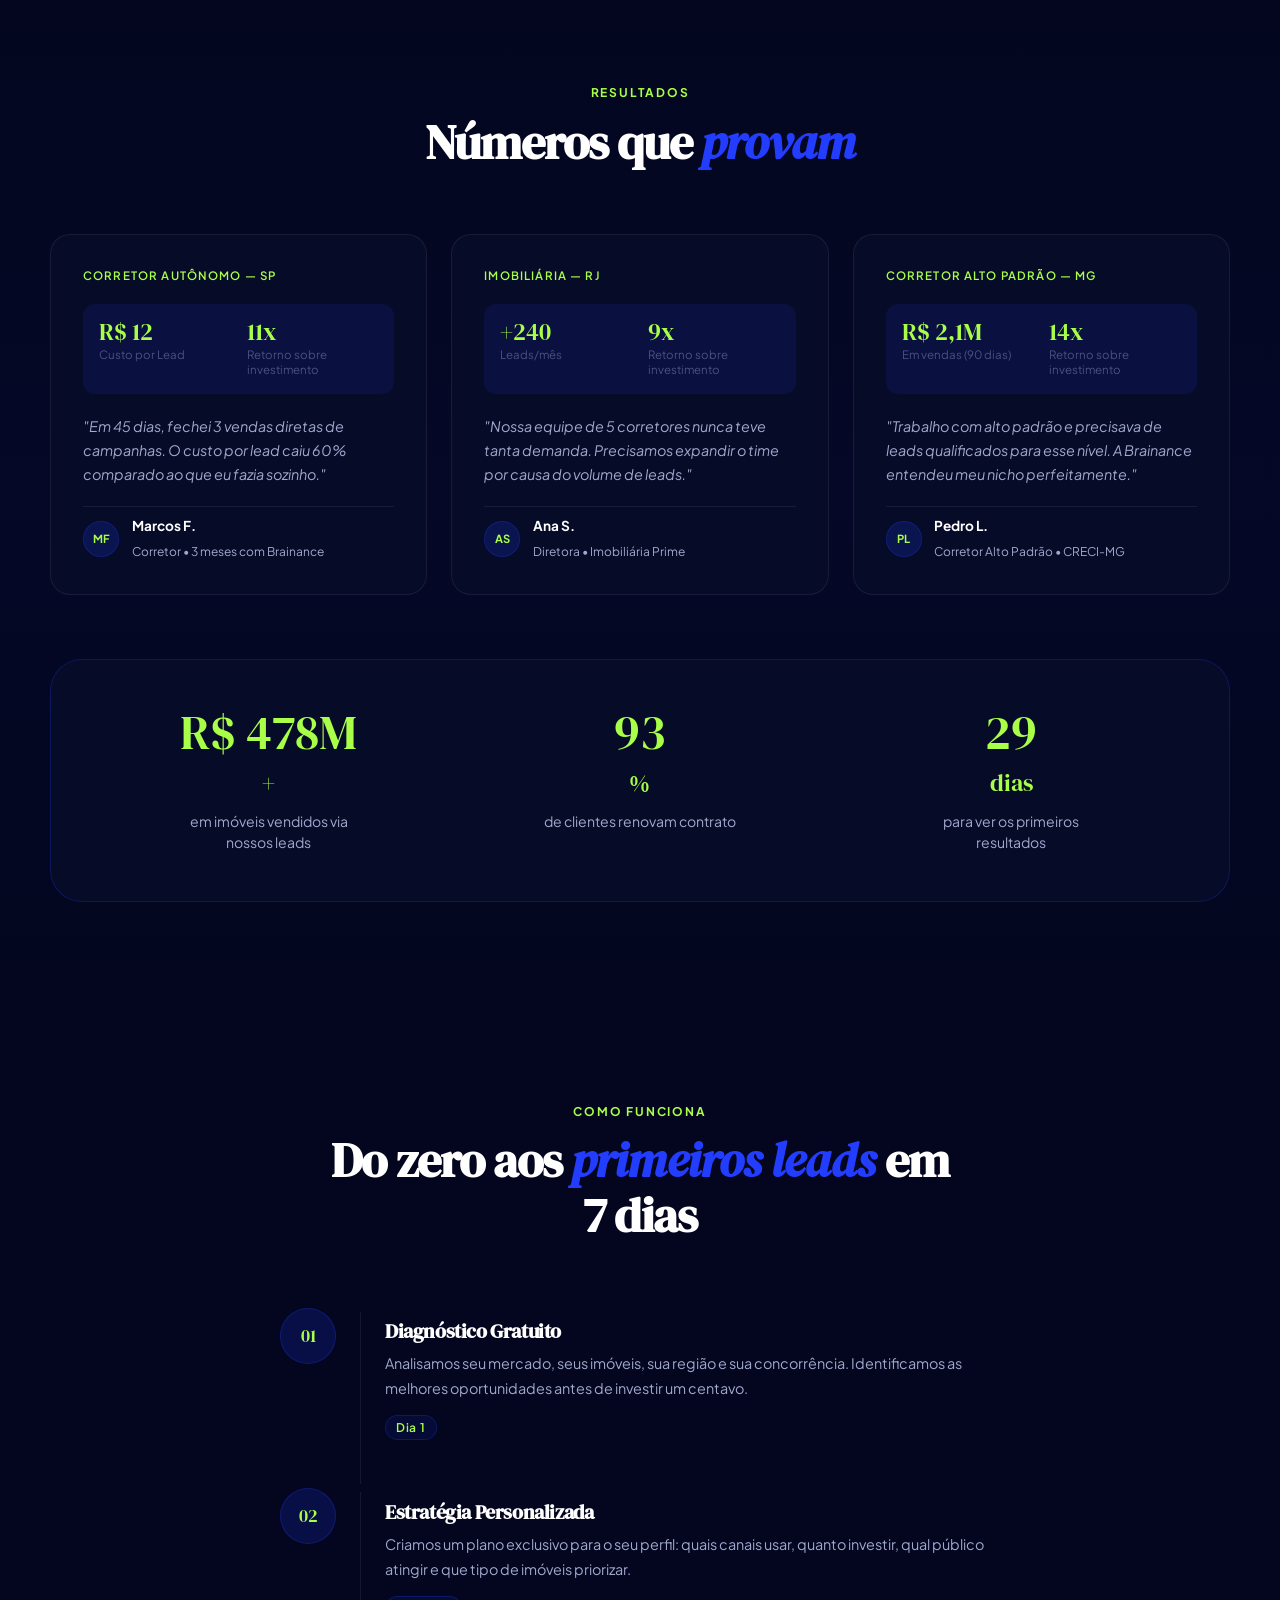
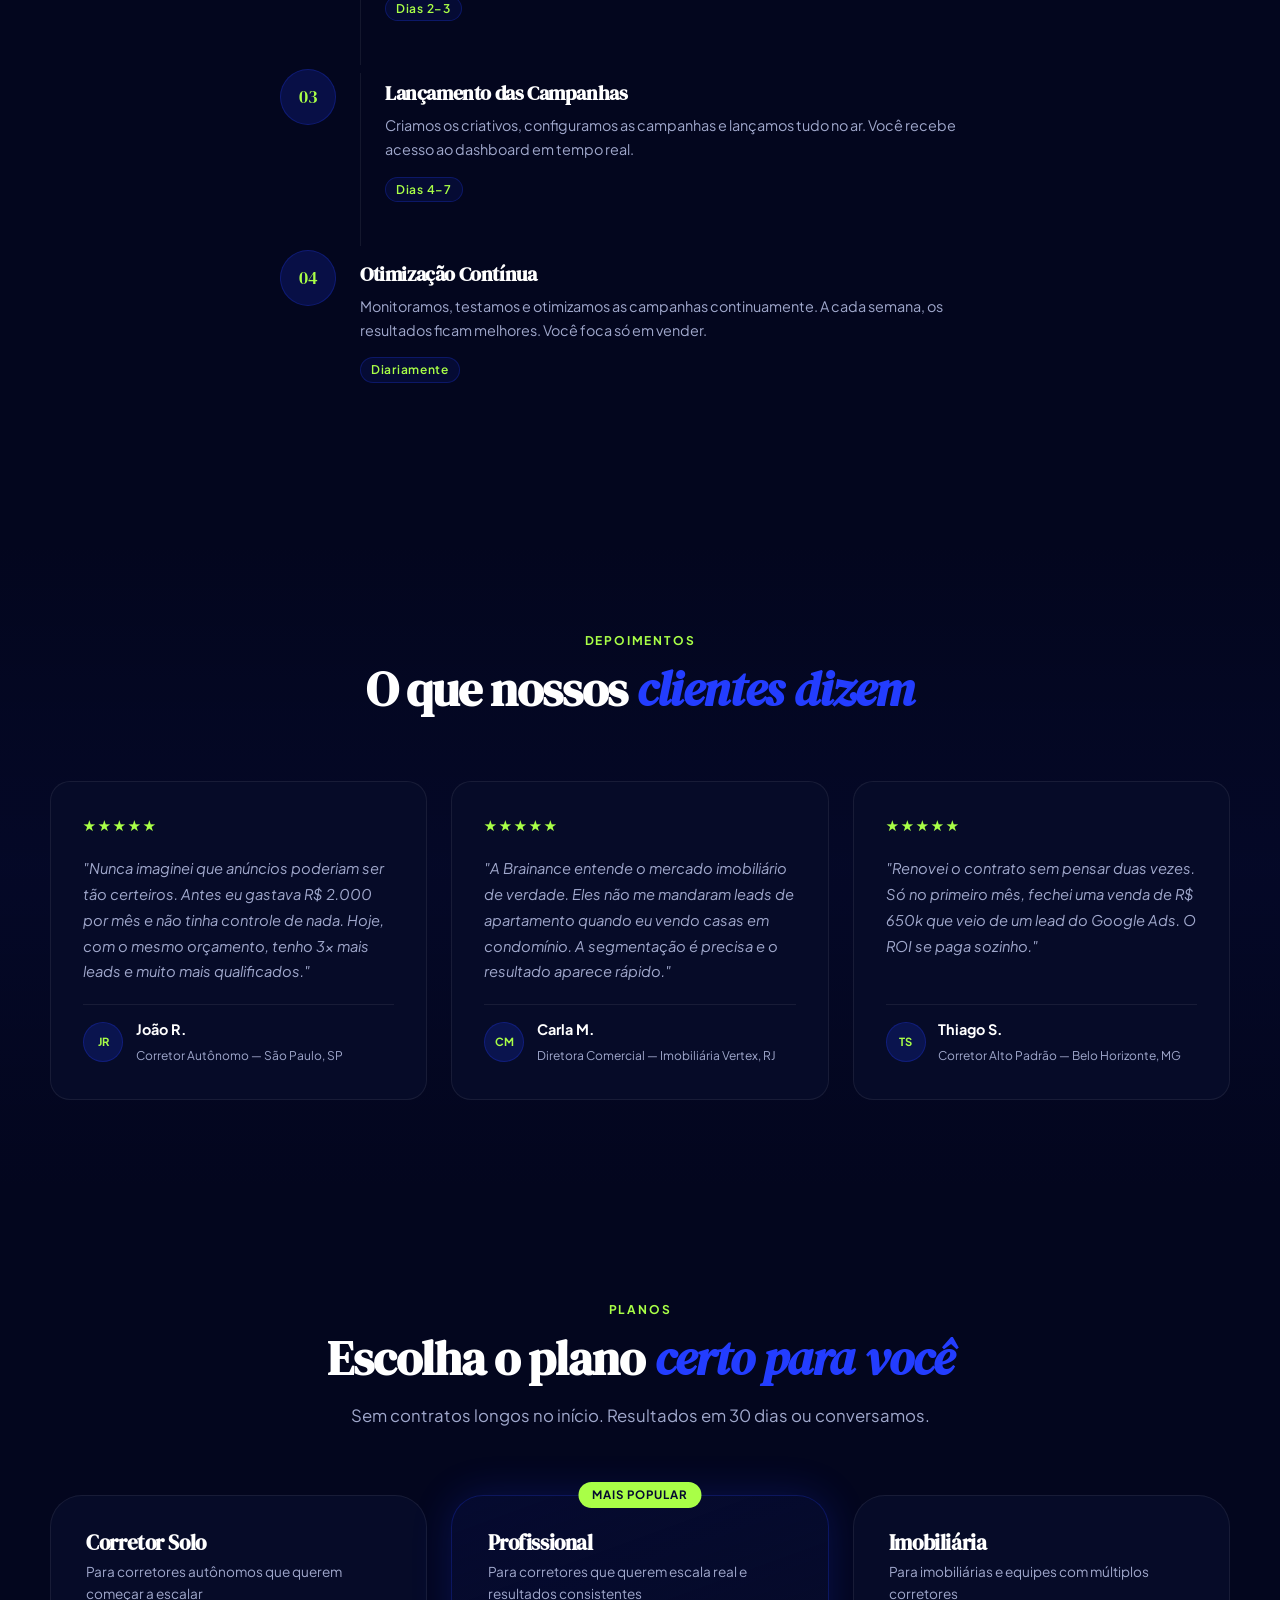
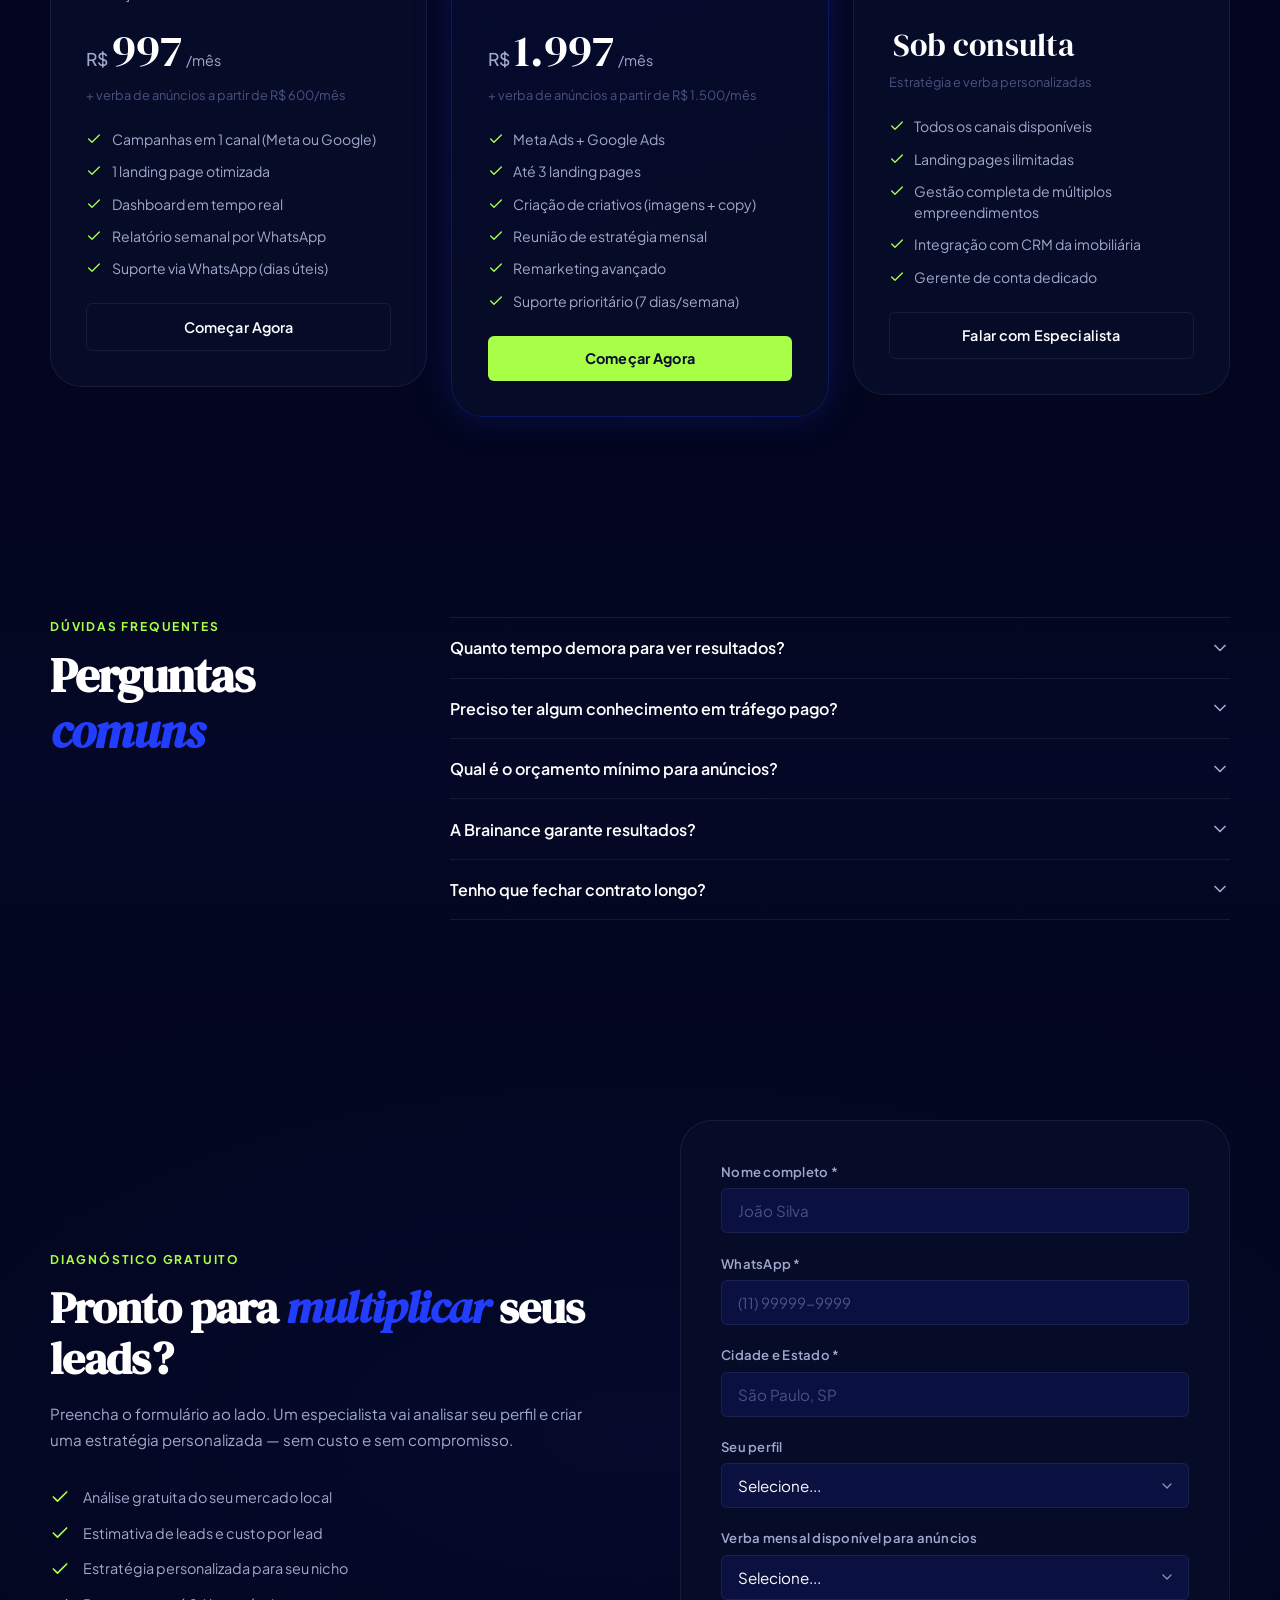
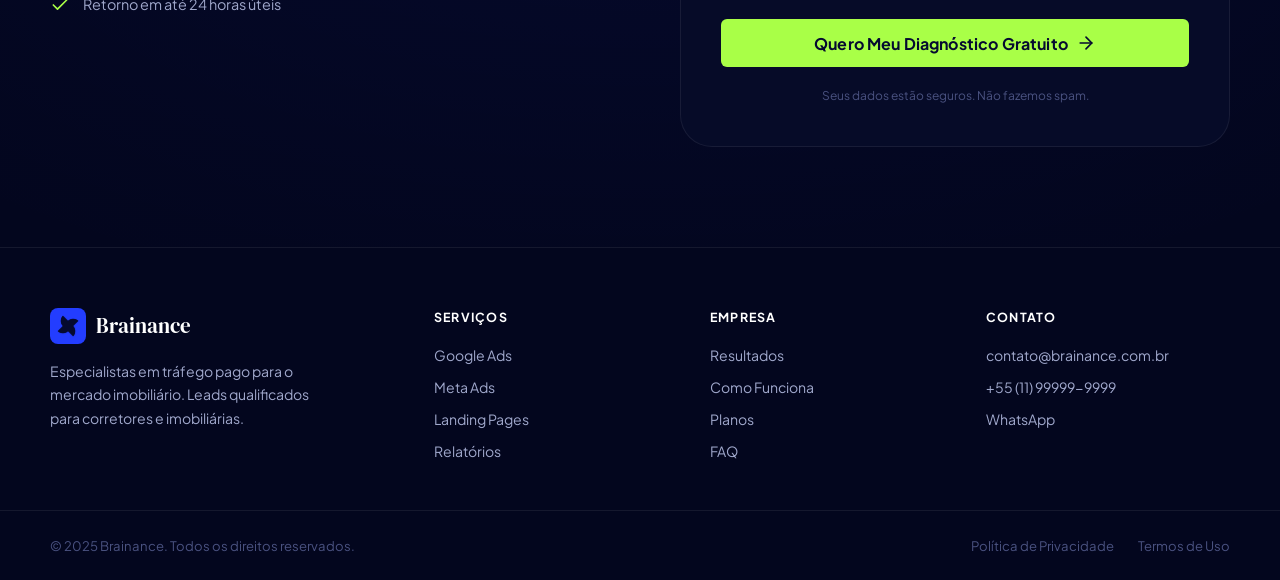
<file: src/index.html>
<!DOCTYPE html>
<html lang="pt-BR">
<head>
  <meta charset="UTF-8">
  <meta name="viewport" content="width=device-width, initial-scale=1.0">
  <title>Brainance — Tráfego Pago Especializado para Corretores</title>
  <meta name="description" content="Agência de tráfego pago especializada para corretores e imobiliárias. Leads qualificados, mais imóveis vendidos.">
  <link rel="icon" type="image/png" href="assets/logo.png">
  <link rel="apple-touch-icon" href="assets/logo.png">
  <link rel="preconnect" href="https://fonts.googleapis.com">
  <link rel="preconnect" href="https://fonts.gstatic.com" crossorigin>
  <link href="https://fonts.googleapis.com/css2?family=DM+Serif+Display:ital@0;1&family=Plus+Jakarta+Sans:ital,wght@0,300;0,400;0,500;0,600;0,700;1,300&display=swap" rel="stylesheet">
  <link rel="stylesheet" href="style.css">
</head>
<body>

  <!-- NAV -->
  <nav class="nav" id="nav">
    <div class="nav__inner">
      <a href="#" class="nav__logo">
        <span class="nav__logo-img" role="img" aria-label="Brainance"></span>
        <span>Brainance</span>
      </a>
      <ul class="nav__links">
        <li><a href="#solucao">Solução</a></li>
        <li><a href="#resultados">Resultados</a></li>
        <li><a href="#processo">Processo</a></li>
        <li><a href="#planos">Planos</a></li>
      </ul>
      <a href="#contato" class="btn btn--lime nav__cta">Diagnóstico Grátis</a>
      <button class="nav__burger" id="burger" aria-label="Menu">
        <span></span><span></span><span></span>
      </button>
    </div>
    <div class="nav__mobile" id="nav-mobile">
      <a href="#solucao">Solução</a>
      <a href="#resultados">Resultados</a>
      <a href="#processo">Processo</a>
      <a href="#planos">Planos</a>
      <a href="#contato" class="btn btn--lime">Diagnóstico Grátis</a>
    </div>
  </nav>

  <!-- VIDEO SCROLL -->
  <section class="vscroll" id="vscroll">
    <div class="vscroll__sticky">
      <div class="vscroll__wrapper" id="vscroll-wrapper">
        <img src="assets/logo.png" alt="Brainance" class="vscroll__logo">
      </div>
    </div>
  </section>

  <!-- HERO -->
  <section class="hero">
    <div class="hero__bg-grid"></div>
    <div class="hero__glow hero__glow--1"></div>
    <div class="hero__glow hero__glow--2"></div>
    <div class="container hero__inner">
      <div class="hero__content reveal">
        <h1 class="hero__title">
          Mais leads <em>qualificados.</em><br>
          Mais imóveis <em>vendidos.</em>
        </h1>
        <p class="hero__sub">
          Enquanto você fecha negócios, nós atraímos os clientes certos para você — com campanhas de tráfego pago precisas e otimizadas para o mercado imobiliário.
        </p>
        <div class="hero__actions">
          <a href="#contato" class="btn btn--lime btn--lg">Quero Mais Leads Agora</a>
          <a href="#resultados" class="btn btn--ghost btn--lg">Ver Resultados</a>
        </div>
      </div>
    </div>
  </section>

  <!-- LOGOS BAR -->
  <section class="logos">
    <div class="container">
      <p class="logos__label">Trabalhamos com corretores das maiores construtoras</p>
      <div class="logos__track">
        <div class="logos__inner">
          <span class="logos__item">MRV</span>
          <span class="logos__item">Cyrela</span>
          <span class="logos__item">Tenda</span>
          <span class="logos__item">Diálogo</span>
          <span class="logos__item">Vinci</span>
          <span class="logos__item">Even</span>
          <span class="logos__item">Tegra</span>
          <span class="logos__item">MRV</span>
          <span class="logos__item">Cyrela</span>
          <span class="logos__item">Tenda</span>
          <span class="logos__item">Diálogo</span>
          <span class="logos__item">Vinci</span>
          <span class="logos__item">Even</span>
          <span class="logos__item">Tegra</span>
        </div>
      </div>
    </div>
  </section>

  <!-- DORES -->
  <section class="dores" id="dores">
    <div class="container">
      <div class="section-header reveal">
        <p class="section-eyebrow">O Problema</p>
        <h2 class="section-title">Você reconhece <em>essas situações?</em></h2>
      </div>
      <div class="dores__grid">
        <div class="dore-card reveal">
          <div class="dore-card__icon">
            <svg width="24" height="24" viewBox="0 0 24 24" fill="none"><circle cx="12" cy="12" r="10" stroke="currentColor" stroke-width="2"/><path d="M12 8v4M12 16h.01" stroke="currentColor" stroke-width="2" stroke-linecap="round"/></svg>
          </div>
          <h3>Dinheiro indo embora</h3>
          <p>Você investe em anúncios mas não sabe se está tendo retorno. O dinheiro sai e os leads de qualidade não aparecem.</p>
        </div>
        <div class="dore-card reveal reveal--delay-1">
          <div class="dore-card__icon">
            <svg width="24" height="24" viewBox="0 0 24 24" fill="none"><path d="M17 21v-2a4 4 0 0 0-4-4H5a4 4 0 0 0-4 4v2" stroke="currentColor" stroke-width="2" stroke-linecap="round"/><circle cx="9" cy="7" r="4" stroke="currentColor" stroke-width="2"/><path d="M23 21v-2a4 4 0 0 0-3-3.87M16 3.13a4 4 0 0 1 0 7.75" stroke="currentColor" stroke-width="2" stroke-linecap="round"/></svg>
          </div>
          <h3>Leads frios que não convertem</h3>
          <p>Recebe contatos de pessoas que estão "só curiosas", sem intenção real de compra. Tempo perdido em atendimentos que não fecham.</p>
        </div>
        <div class="dore-card reveal reveal--delay-2">
          <div class="dore-card__icon">
            <svg width="24" height="24" viewBox="0 0 24 24" fill="none"><circle cx="12" cy="12" r="10" stroke="currentColor" stroke-width="2"/><polyline points="12,6 12,12 16,14" stroke="currentColor" stroke-width="2" stroke-linecap="round"/></svg>
          </div>
          <h3>Sem tempo para gerenciar</h3>
          <p>Você precisa focar em vender, não em aprender a mexer com Facebook Ads e Google Ads. Cada hora gerenciando anúncio é uma hora longe dos clientes.</p>
        </div>
        <div class="dore-card reveal reveal--delay-1">
          <div class="dore-card__icon">
            <svg width="24" height="24" viewBox="0 0 24 24" fill="none"><polyline points="22,12 18,12 15,21 9,3 6,12 2,12" stroke="currentColor" stroke-width="2" stroke-linecap="round" stroke-linejoin="round"/></svg>
          </div>
          <h3>Dependência de indicações</h3>
          <p>Boa parte do negócio vem de indicações — o que é ótimo, mas instável. Um mês ótimo, outro mês sem nada. Você precisa de previsibilidade.</p>
        </div>
        <div class="dore-card reveal reveal--delay-2">
          <div class="dore-card__icon">
            <svg width="24" height="24" viewBox="0 0 24 24" fill="none"><path d="M3 3h18v18H3z" stroke="none"/><path d="M12 5v14M5 12h14" stroke="currentColor" stroke-width="2" stroke-linecap="round"/></svg>
          </div>
          <h3>Concorrência cada vez maior</h3>
          <p>Outros corretores já estão anunciando. Se você não aparecer no momento certo para o comprador certo, ele vai fechar com a concorrência.</p>
        </div>
        <div class="dore-card dore-card--highlight reveal reveal--delay-3">
          <p class="dore-card__highlight-text">"Eu precisava de uma solução que funcionasse de verdade — não de mais teoria."</p>
          <div class="dore-card__author">
            <div class="dore-card__avatar">RC</div>
            <div>
              <strong>Roberto C.</strong>
              <span>Corretor CRECI-SP</span>
            </div>
          </div>
        </div>
      </div>
    </div>
  </section>

  <!-- SOLUÇÃO -->
  <section class="solucao" id="solucao">
    <div class="container">
      <div class="section-header reveal">
        <p class="section-eyebrow">A Solução</p>
        <h2 class="section-title">Tráfego pago feito para <em>quem vende imóveis</em></h2>
        <p class="section-desc">Não somos uma agência genérica. Conhecemos o funil imobiliário, os gatilhos de compra e os melhores canais para atrair compradores reais.</p>
      </div>
      <div class="solucao__grid">
        <div class="solucao__card reveal">
          <div class="solucao__card-num">01</div>
          <div class="solucao__card-icon">
            <svg width="28" height="28" viewBox="0 0 24 24" fill="none"><circle cx="11" cy="11" r="8" stroke="currentColor" stroke-width="2"/><path d="M21 21l-4.35-4.35" stroke="currentColor" stroke-width="2" stroke-linecap="round"/></svg>
          </div>
          <h3>Google Ads</h3>
          <p>Apareça na busca do Google quando o comprador já está procurando o seu imóvel. Captamos a intenção no momento exato da decisão.</p>
          <ul class="solucao__list">
            <li>Campanhas de pesquisa segmentadas por bairro e tipo de imóvel</li>
            <li>Anúncios de display para remarketing</li>
            <li>Google Maps para visibilidade local</li>
          </ul>
        </div>
        <div class="solucao__card reveal reveal--delay-1">
          <div class="solucao__card-num">02</div>
          <div class="solucao__card-icon">
            <svg width="28" height="28" viewBox="0 0 24 24" fill="none"><rect x="2" y="2" width="20" height="20" rx="5" stroke="currentColor" stroke-width="2"/><path d="M16 11.37A4 4 0 1 1 12.63 8 4 4 0 0 1 16 11.37z" stroke="currentColor" stroke-width="2"/><line x1="17.5" y1="6.5" x2="17.51" y2="6.5" stroke="currentColor" stroke-width="2" stroke-linecap="round"/></svg>
          </div>
          <h3>Meta Ads</h3>
          <p>Facebook e Instagram com segmentação avançada por renda, localização e comportamento. Atingimos quem tem perfil real de comprador.</p>
          <ul class="solucao__list">
            <li>Campanhas de geração de leads nativas</li>
            <li>Criativos profissionais (imagens e vídeos)</li>
            <li>Testes A/B contínuos de públicos</li>
          </ul>
        </div>
        <div class="solucao__card reveal reveal--delay-2">
          <div class="solucao__card-num">03</div>
          <div class="solucao__card-icon">
            <svg width="28" height="28" viewBox="0 0 24 24" fill="none"><path d="M4 4h16c1.1 0 2 .9 2 2v12c0 1.1-.9 2-2 2H4c-1.1 0-2-.9-2-2V6c0-1.1.9-2 2-2z" stroke="currentColor" stroke-width="2"/><polyline points="22,6 12,13 2,6" stroke="currentColor" stroke-width="2"/></svg>
          </div>
          <h3>Landing Pages</h3>
          <p>Páginas de captura otimizadas para conversão, projetadas especificamente para o mercado imobiliário — do primeiro clique ao lead qualificado.</p>
          <ul class="solucao__list">
            <li>Design focado em conversão</li>
            <li>Integração direta com CRM e WhatsApp</li>
            <li>Velocidade máxima (Core Web Vitals)</li>
          </ul>
        </div>
        <div class="solucao__card reveal reveal--delay-1">
          <div class="solucao__card-num">04</div>
          <div class="solucao__card-icon">
            <svg width="28" height="28" viewBox="0 0 24 24" fill="none"><line x1="18" y1="20" x2="18" y2="10" stroke="currentColor" stroke-width="2" stroke-linecap="round"/><line x1="12" y1="20" x2="12" y2="4" stroke="currentColor" stroke-width="2" stroke-linecap="round"/><line x1="6" y1="20" x2="6" y2="14" stroke="currentColor" stroke-width="2" stroke-linecap="round"/></svg>
          </div>
          <h3>Relatórios e Transparência</h3>
          <p>Você acompanha tudo em tempo real. Dashboard com métricas claras: custo por lead, conversões, ROI. Sem achismos.</p>
          <ul class="solucao__list">
            <li>Dashboard em tempo real</li>
            <li>Relatório semanal por WhatsApp</li>
            <li>Reunião mensal de estratégia</li>
          </ul>
        </div>
      </div>
    </div>
  </section>

  <!-- RESULTADOS -->
  <section class="resultados" id="resultados">
    <div class="container">
      <div class="section-header reveal">
        <p class="section-eyebrow">Resultados</p>
        <h2 class="section-title">Números que <em>provam</em></h2>
      </div>
      <div class="resultados__grid">
        <div class="resultado-card reveal">
          <div class="resultado-card__tag">Corretor Autônomo — SP</div>
          <div class="resultado-card__metrics">
            <div class="resultado-metric">
              <span class="resultado-metric__num">R$ 12</span>
              <span class="resultado-metric__label">Custo por Lead</span>
            </div>
            <div class="resultado-metric">
              <span class="resultado-metric__num">11x</span>
              <span class="resultado-metric__label">Retorno sobre investimento</span>
            </div>
          </div>
          <p class="resultado-card__desc">"Em 45 dias, fechei 3 vendas diretas de campanhas. O custo por lead caiu 60% comparado ao que eu fazia sozinho."</p>
          <div class="resultado-card__author">
            <div class="resultado-card__avatar">MF</div>
            <div>
              <strong>Marcos F.</strong>
              <span>Corretor • 3 meses com Brainance</span>
            </div>
          </div>
        </div>
        <div class="resultado-card reveal reveal--delay-1">
          <div class="resultado-card__tag">Imobiliária — RJ</div>
          <div class="resultado-card__metrics">
            <div class="resultado-metric">
              <span class="resultado-metric__num">+240</span>
              <span class="resultado-metric__label">Leads/mês</span>
            </div>
            <div class="resultado-metric">
              <span class="resultado-metric__num">9x</span>
              <span class="resultado-metric__label">Retorno sobre investimento</span>
            </div>
          </div>
          <p class="resultado-card__desc">"Nossa equipe de 5 corretores nunca teve tanta demanda. Precisamos expandir o time por causa do volume de leads."</p>
          <div class="resultado-card__author">
            <div class="resultado-card__avatar">AS</div>
            <div>
              <strong>Ana S.</strong>
              <span>Diretora • Imobiliária Prime</span>
            </div>
          </div>
        </div>
        <div class="resultado-card reveal reveal--delay-2">
          <div class="resultado-card__tag">Corretor Alto Padrão — MG</div>
          <div class="resultado-card__metrics">
            <div class="resultado-metric">
              <span class="resultado-metric__num">R$ 2,1M</span>
              <span class="resultado-metric__label">Em vendas (90 dias)</span>
            </div>
            <div class="resultado-metric">
              <span class="resultado-metric__num">14x</span>
              <span class="resultado-metric__label">Retorno sobre investimento</span>
            </div>
          </div>
          <p class="resultado-card__desc">"Trabalho com alto padrão e precisava de leads qualificados para esse nível. A Brainance entendeu meu nicho perfeitamente."</p>
          <div class="resultado-card__author">
            <div class="resultado-card__avatar">PL</div>
            <div>
              <strong>Pedro L.</strong>
              <span>Corretor Alto Padrão • CRECI-MG</span>
            </div>
          </div>
        </div>
      </div>
      <div class="resultados__numbers reveal">
        <div class="resultados__number-item">
          <span class="resultados__number" data-target="500000000">0</span>
          <span class="resultados__number-suffix">+</span>
          <p>em imóveis vendidos via nossos leads</p>
        </div>
        <div class="resultados__number-item">
          <span class="resultados__number" data-target="97">0</span>
          <span class="resultados__number-suffix">%</span>
          <p>de clientes renovam contrato</p>
        </div>
        <div class="resultados__number-item">
          <span class="resultados__number" data-target="30">0</span>
          <span class="resultados__number-suffix">dias</span>
          <p>para ver os primeiros resultados</p>
        </div>
      </div>
    </div>
  </section>

  <!-- PROCESSO -->
  <section class="processo" id="processo">
    <div class="container">
      <div class="section-header reveal">
        <p class="section-eyebrow">Como Funciona</p>
        <h2 class="section-title">Do zero aos <em>primeiros leads</em> em 7 dias</h2>
      </div>
      <div class="processo__steps">
        <div class="processo__step reveal">
          <div class="processo__step-num">01</div>
          <div class="processo__step-line"></div>
          <div class="processo__step-content">
            <h3>Diagnóstico Gratuito</h3>
            <p>Analisamos seu mercado, seus imóveis, sua região e sua concorrência. Identificamos as melhores oportunidades antes de investir um centavo.</p>
            <span class="processo__step-time">Dia 1</span>
          </div>
        </div>
        <div class="processo__step reveal reveal--delay-1">
          <div class="processo__step-num">02</div>
          <div class="processo__step-line"></div>
          <div class="processo__step-content">
            <h3>Estratégia Personalizada</h3>
            <p>Criamos um plano exclusivo para o seu perfil: quais canais usar, quanto investir, qual público atingir e que tipo de imóveis priorizar.</p>
            <span class="processo__step-time">Dias 2–3</span>
          </div>
        </div>
        <div class="processo__step reveal reveal--delay-2">
          <div class="processo__step-num">03</div>
          <div class="processo__step-line"></div>
          <div class="processo__step-content">
            <h3>Lançamento das Campanhas</h3>
            <p>Criamos os criativos, configuramos as campanhas e lançamos tudo no ar. Você recebe acesso ao dashboard em tempo real.</p>
            <span class="processo__step-time">Dias 4–7</span>
          </div>
        </div>
        <div class="processo__step reveal reveal--delay-3">
          <div class="processo__step-num">04</div>
          <div class="processo__step-content">
            <h3>Otimização Contínua</h3>
            <p>Monitoramos, testamos e otimizamos as campanhas continuamente. A cada semana, os resultados ficam melhores. Você foca só em vender.</p>
            <span class="processo__step-time">Diariamente</span>
          </div>
        </div>
      </div>
    </div>
  </section>

  <!-- DEPOIMENTOS -->
  <section class="depoimentos" id="depoimentos">
    <div class="container">
      <div class="section-header reveal">
        <p class="section-eyebrow">Depoimentos</p>
        <h2 class="section-title">O que nossos <em>clientes dizem</em></h2>
      </div>
      <div class="depoimentos__grid">
        <div class="depoimento-card reveal">
          <div class="depoimento-card__stars">★★★★★</div>
          <p>"Nunca imaginei que anúncios poderiam ser tão certeiros. Antes eu gastava R$ 2.000 por mês e não tinha controle de nada. Hoje, com o mesmo orçamento, tenho 3x mais leads e muito mais qualificados."</p>
          <div class="depoimento-card__author">
            <div class="depoimento-card__avatar">JR</div>
            <div>
              <strong>João R.</strong>
              <span>Corretor Autônomo — São Paulo, SP</span>
            </div>
          </div>
        </div>
        <div class="depoimento-card reveal reveal--delay-1">
          <div class="depoimento-card__stars">★★★★★</div>
          <p>"A Brainance entende o mercado imobiliário de verdade. Eles não me mandaram leads de apartamento quando eu vendo casas em condomínio. A segmentação é precisa e o resultado aparece rápido."</p>
          <div class="depoimento-card__author">
            <div class="depoimento-card__avatar">CM</div>
            <div>
              <strong>Carla M.</strong>
              <span>Diretora Comercial — Imobiliária Vertex, RJ</span>
            </div>
          </div>
        </div>
        <div class="depoimento-card reveal reveal--delay-2">
          <div class="depoimento-card__stars">★★★★★</div>
          <p>"Renovei o contrato sem pensar duas vezes. Só no primeiro mês, fechei uma venda de R$ 650k que veio de um lead do Google Ads. O ROI se paga sozinho."</p>
          <div class="depoimento-card__author">
            <div class="depoimento-card__avatar">TS</div>
            <div>
              <strong>Thiago S.</strong>
              <span>Corretor Alto Padrão — Belo Horizonte, MG</span>
            </div>
          </div>
        </div>
      </div>
    </div>
  </section>

  <!-- PLANOS -->
  <section class="planos" id="planos">
    <div class="container">
      <div class="section-header reveal">
        <p class="section-eyebrow">Planos</p>
        <h2 class="section-title">Escolha o plano <em>certo para você</em></h2>
        <p class="section-desc">Sem contratos longos no início. Resultados em 30 dias ou conversamos.</p>
      </div>
      <div class="planos__grid">
        <div class="plano-card reveal">
          <div class="plano-card__header">
            <h3>Corretor Solo</h3>
            <p>Para corretores autônomos que querem começar a escalar</p>
          </div>
          <div class="plano-card__price">
            <span class="plano-card__currency">R$</span>
            <span class="plano-card__amount">997</span>
            <span class="plano-card__period">/mês</span>
          </div>
          <p class="plano-card__invest">+ verba de anúncios a partir de R$ 600/mês</p>
          <ul class="plano-card__features">
            <li>
              <svg width="16" height="16" viewBox="0 0 24 24" fill="none"><polyline points="20,6 9,17 4,12" stroke="currentColor" stroke-width="2" stroke-linecap="round" stroke-linejoin="round"/></svg>
              Campanhas em 1 canal (Meta ou Google)
            </li>
            <li>
              <svg width="16" height="16" viewBox="0 0 24 24" fill="none"><polyline points="20,6 9,17 4,12" stroke="currentColor" stroke-width="2" stroke-linecap="round" stroke-linejoin="round"/></svg>
              1 landing page otimizada
            </li>
            <li>
              <svg width="16" height="16" viewBox="0 0 24 24" fill="none"><polyline points="20,6 9,17 4,12" stroke="currentColor" stroke-width="2" stroke-linecap="round" stroke-linejoin="round"/></svg>
              Dashboard em tempo real
            </li>
            <li>
              <svg width="16" height="16" viewBox="0 0 24 24" fill="none"><polyline points="20,6 9,17 4,12" stroke="currentColor" stroke-width="2" stroke-linecap="round" stroke-linejoin="round"/></svg>
              Relatório semanal por WhatsApp
            </li>
            <li>
              <svg width="16" height="16" viewBox="0 0 24 24" fill="none"><polyline points="20,6 9,17 4,12" stroke="currentColor" stroke-width="2" stroke-linecap="round" stroke-linejoin="round"/></svg>
              Suporte via WhatsApp (dias úteis)
            </li>
          </ul>
          <a href="#contato" class="btn btn--ghost btn--full">Começar Agora</a>
        </div>
        <div class="plano-card plano-card--featured reveal reveal--delay-1">
          <div class="plano-card__badge">Mais Popular</div>
          <div class="plano-card__header">
            <h3>Profissional</h3>
            <p>Para corretores que querem escala real e resultados consistentes</p>
          </div>
          <div class="plano-card__price">
            <span class="plano-card__currency">R$</span>
            <span class="plano-card__amount">1.997</span>
            <span class="plano-card__period">/mês</span>
          </div>
          <p class="plano-card__invest">+ verba de anúncios a partir de R$ 1.500/mês</p>
          <ul class="plano-card__features">
            <li>
              <svg width="16" height="16" viewBox="0 0 24 24" fill="none"><polyline points="20,6 9,17 4,12" stroke="currentColor" stroke-width="2" stroke-linecap="round" stroke-linejoin="round"/></svg>
              Meta Ads + Google Ads
            </li>
            <li>
              <svg width="16" height="16" viewBox="0 0 24 24" fill="none"><polyline points="20,6 9,17 4,12" stroke="currentColor" stroke-width="2" stroke-linecap="round" stroke-linejoin="round"/></svg>
              Até 3 landing pages
            </li>
            <li>
              <svg width="16" height="16" viewBox="0 0 24 24" fill="none"><polyline points="20,6 9,17 4,12" stroke="currentColor" stroke-width="2" stroke-linecap="round" stroke-linejoin="round"/></svg>
              Criação de criativos (imagens + copy)
            </li>
            <li>
              <svg width="16" height="16" viewBox="0 0 24 24" fill="none"><polyline points="20,6 9,17 4,12" stroke="currentColor" stroke-width="2" stroke-linecap="round" stroke-linejoin="round"/></svg>
              Reunião de estratégia mensal
            </li>
            <li>
              <svg width="16" height="16" viewBox="0 0 24 24" fill="none"><polyline points="20,6 9,17 4,12" stroke="currentColor" stroke-width="2" stroke-linecap="round" stroke-linejoin="round"/></svg>
              Remarketing avançado
            </li>
            <li>
              <svg width="16" height="16" viewBox="0 0 24 24" fill="none"><polyline points="20,6 9,17 4,12" stroke="currentColor" stroke-width="2" stroke-linecap="round" stroke-linejoin="round"/></svg>
              Suporte prioritário (7 dias/semana)
            </li>
          </ul>
          <a href="#contato" class="btn btn--lime btn--full">Começar Agora</a>
        </div>
        <div class="plano-card reveal reveal--delay-2">
          <div class="plano-card__header">
            <h3>Imobiliária</h3>
            <p>Para imobiliárias e equipes com múltiplos corretores</p>
          </div>
          <div class="plano-card__price">
            <span class="plano-card__currency"></span>
            <span class="plano-card__amount" style="font-size:2rem;">Sob consulta</span>
          </div>
          <p class="plano-card__invest">Estratégia e verba personalizadas</p>
          <ul class="plano-card__features">
            <li>
              <svg width="16" height="16" viewBox="0 0 24 24" fill="none"><polyline points="20,6 9,17 4,12" stroke="currentColor" stroke-width="2" stroke-linecap="round" stroke-linejoin="round"/></svg>
              Todos os canais disponíveis
            </li>
            <li>
              <svg width="16" height="16" viewBox="0 0 24 24" fill="none"><polyline points="20,6 9,17 4,12" stroke="currentColor" stroke-width="2" stroke-linecap="round" stroke-linejoin="round"/></svg>
              Landing pages ilimitadas
            </li>
            <li>
              <svg width="16" height="16" viewBox="0 0 24 24" fill="none"><polyline points="20,6 9,17 4,12" stroke="currentColor" stroke-width="2" stroke-linecap="round" stroke-linejoin="round"/></svg>
              Gestão completa de múltiplos empreendimentos
            </li>
            <li>
              <svg width="16" height="16" viewBox="0 0 24 24" fill="none"><polyline points="20,6 9,17 4,12" stroke="currentColor" stroke-width="2" stroke-linecap="round" stroke-linejoin="round"/></svg>
              Integração com CRM da imobiliária
            </li>
            <li>
              <svg width="16" height="16" viewBox="0 0 24 24" fill="none"><polyline points="20,6 9,17 4,12" stroke="currentColor" stroke-width="2" stroke-linecap="round" stroke-linejoin="round"/></svg>
              Gerente de conta dedicado
            </li>
          </ul>
          <a href="#contato" class="btn btn--ghost btn--full">Falar com Especialista</a>
        </div>
      </div>
    </div>
  </section>

  <!-- FAQ -->
  <section class="faq" id="faq">
    <div class="container">
      <div class="faq__inner">
        <div class="faq__header reveal">
          <p class="section-eyebrow">Dúvidas Frequentes</p>
          <h2 class="section-title">Perguntas <em>comuns</em></h2>
        </div>
        <div class="faq__list">
          <div class="faq__item reveal">
            <button class="faq__question" aria-expanded="false">
              Quanto tempo demora para ver resultados?
              <svg class="faq__chevron" width="20" height="20" viewBox="0 0 24 24" fill="none"><polyline points="6,9 12,15 18,9" stroke="currentColor" stroke-width="2" stroke-linecap="round" stroke-linejoin="round"/></svg>
            </button>
            <div class="faq__answer">
              <p>As primeiras campanhas entram no ar em até 7 dias após a contratação. Os primeiros leads geralmente chegam nos 3–5 primeiros dias de campanha ativa. Resultados consistentes e otimizados aparecem a partir do 30º dia, quando o algoritmo já tem dados suficientes para trabalhar.</p>
            </div>
          </div>
          <div class="faq__item reveal reveal--delay-1">
            <button class="faq__question" aria-expanded="false">
              Preciso ter algum conhecimento em tráfego pago?
              <svg class="faq__chevron" width="20" height="20" viewBox="0 0 24 24" fill="none"><polyline points="6,9 12,15 18,9" stroke="currentColor" stroke-width="2" stroke-linecap="round" stroke-linejoin="round"/></svg>
            </button>
            <div class="faq__answer">
              <p>Não. Você não precisa saber nada sobre anúncios. Nossa equipe cuida de tudo: criação das campanhas, segmentação, criativos, otimização e relatórios. Você só precisa receber os leads e fazer o que faz de melhor — vender.</p>
            </div>
          </div>
          <div class="faq__item reveal reveal--delay-2">
            <button class="faq__question" aria-expanded="false">
              Qual é o orçamento mínimo para anúncios?
              <svg class="faq__chevron" width="20" height="20" viewBox="0 0 24 24" fill="none"><polyline points="6,9 12,15 18,9" stroke="currentColor" stroke-width="2" stroke-linecap="round" stroke-linejoin="round"/></svg>
            </button>
            <div class="faq__answer">
              <p>Trabalhamos com verba de anúncios a partir de R$ 600/mês para corretores autônomos. Esse valor vai diretamente para as plataformas (Meta/Google) — é separado da nossa taxa de gestão. Recomendamos pelo menos R$ 1.500/mês para melhores resultados.</p>
            </div>
          </div>
          <div class="faq__item reveal reveal--delay-1">
            <button class="faq__question" aria-expanded="false">
              A Brainance garante resultados?
              <svg class="faq__chevron" width="20" height="20" viewBox="0 0 24 24" fill="none"><polyline points="6,9 12,15 18,9" stroke="currentColor" stroke-width="2" stroke-linecap="round" stroke-linejoin="round"/></svg>
            </button>
            <div class="faq__answer">
              <p>Garantimos a execução impecável das campanhas e a otimização contínua. Nenhuma agência séria pode garantir um número exato de vendas, pois isso depende também do atendimento do corretor e do mercado local. O que podemos garantir é máxima transparência e dedicação para extrair o melhor resultado possível do seu orçamento.</p>
            </div>
          </div>
          <div class="faq__item reveal reveal--delay-2">
            <button class="faq__question" aria-expanded="false">
              Tenho que fechar contrato longo?
              <svg class="faq__chevron" width="20" height="20" viewBox="0 0 24 24" fill="none"><polyline points="6,9 12,15 18,9" stroke="currentColor" stroke-width="2" stroke-linecap="round" stroke-linejoin="round"/></svg>
            </button>
            <div class="faq__answer">
              <p>Não exigimos fidelidade no início. O contrato inicial é mensal. A partir do 3º mês, oferecemos desconto para contratos trimestrais ou anuais. Nosso maior interesse é que você fique porque os resultados são bons — não porque você está preso.</p>
            </div>
          </div>
        </div>
      </div>
    </div>
  </section>

  <!-- CTA FINAL + CONTATO -->
  <section class="contato" id="contato">
    <div class="container">
      <div class="contato__inner">
        <div class="contato__left reveal">
          <p class="section-eyebrow">Diagnóstico Gratuito</p>
          <h2 class="contato__title">Pronto para <em>multiplicar</em> seus leads?</h2>
          <p class="contato__desc">Preencha o formulário ao lado. Um especialista vai analisar seu perfil e criar uma estratégia personalizada — sem custo e sem compromisso.</p>
          <div class="contato__items">
            <div class="contato__item">
              <svg width="20" height="20" viewBox="0 0 24 24" fill="none"><polyline points="20,6 9,17 4,12" stroke="currentColor" stroke-width="2" stroke-linecap="round" stroke-linejoin="round"/></svg>
              <span>Análise gratuita do seu mercado local</span>
            </div>
            <div class="contato__item">
              <svg width="20" height="20" viewBox="0 0 24 24" fill="none"><polyline points="20,6 9,17 4,12" stroke="currentColor" stroke-width="2" stroke-linecap="round" stroke-linejoin="round"/></svg>
              <span>Estimativa de leads e custo por lead</span>
            </div>
            <div class="contato__item">
              <svg width="20" height="20" viewBox="0 0 24 24" fill="none"><polyline points="20,6 9,17 4,12" stroke="currentColor" stroke-width="2" stroke-linecap="round" stroke-linejoin="round"/></svg>
              <span>Estratégia personalizada para seu nicho</span>
            </div>
            <div class="contato__item">
              <svg width="20" height="20" viewBox="0 0 24 24" fill="none"><polyline points="20,6 9,17 4,12" stroke="currentColor" stroke-width="2" stroke-linecap="round" stroke-linejoin="round"/></svg>
              <span>Retorno em até 24 horas úteis</span>
            </div>
          </div>
        </div>
        <div class="contato__right reveal reveal--delay-1">
          <form class="contato__form" id="contato-form" novalidate>
            <div class="form-group">
              <label for="nome">Nome completo *</label>
              <input type="text" id="nome" name="nome" placeholder="João Silva" required>
            </div>
            <div class="form-group">
              <label for="whatsapp">WhatsApp *</label>
              <input type="tel" id="whatsapp" name="whatsapp" placeholder="(11) 99999-9999" required>
            </div>
            <div class="form-group">
              <label for="cidade">Cidade e Estado *</label>
              <input type="text" id="cidade" name="cidade" placeholder="São Paulo, SP" required>
            </div>
            <div class="form-group">
              <label for="perfil">Seu perfil</label>
              <select id="perfil" name="perfil">
                <option value="">Selecione...</option>
                <option value="autonomo">Corretor Autônomo</option>
                <option value="imobiliaria">Imobiliária / Equipe</option>
                <option value="incorporadora">Incorporadora / Construtora</option>
              </select>
            </div>
            <div class="form-group">
              <label for="investimento">Verba mensal disponível para anúncios</label>
              <select id="investimento" name="investimento">
                <option value="">Selecione...</option>
                <option value="ate600">Até R$ 600</option>
                <option value="600-1500">R$ 600 – R$ 1.500</option>
                <option value="1500-3000">R$ 1.500 – R$ 3.000</option>
                <option value="acima3000">Acima de R$ 3.000</option>
              </select>
            </div>
            <button type="submit" class="btn btn--lime btn--full btn--lg">
              <span id="form-btn-text">Quero Meu Diagnóstico Gratuito</span>
              <svg id="form-btn-icon" width="20" height="20" viewBox="0 0 24 24" fill="none"><line x1="5" y1="12" x2="19" y2="12" stroke="currentColor" stroke-width="2" stroke-linecap="round"/><polyline points="12,5 19,12 12,19" stroke="currentColor" stroke-width="2" stroke-linecap="round" stroke-linejoin="round"/></svg>
            </button>
            <p class="form-note">Seus dados estão seguros. Não fazemos spam.</p>
            <div class="form-success" id="form-success">
              <svg width="32" height="32" viewBox="0 0 24 24" fill="none"><circle cx="12" cy="12" r="10" stroke="currentColor" stroke-width="2"/><polyline points="9,12 11,14 15,10" stroke="currentColor" stroke-width="2" stroke-linecap="round" stroke-linejoin="round"/></svg>
              <p>Recebemos seu contato! Um especialista vai te chamar em até 24 horas.</p>
            </div>
          </form>
        </div>
      </div>
    </div>
  </section>

  <!-- FOOTER -->
  <footer class="footer">
    <div class="container footer__inner">
      <div class="footer__brand">
        <a href="#" class="nav__logo">
          <span class="nav__logo-img" role="img" aria-label="Brainance"></span>
          <span>Brainance</span>
        </a>
        <p>Especialistas em tráfego pago para o mercado imobiliário. Leads qualificados para corretores e imobiliárias.</p>
      </div>
      <div class="footer__links">
        <div class="footer__col">
          <h4>Serviços</h4>
          <a href="#solucao">Google Ads</a>
          <a href="#solucao">Meta Ads</a>
          <a href="#solucao">Landing Pages</a>
          <a href="#solucao">Relatórios</a>
        </div>
        <div class="footer__col">
          <h4>Empresa</h4>
          <a href="#resultados">Resultados</a>
          <a href="#processo">Como Funciona</a>
          <a href="#planos">Planos</a>
          <a href="#faq">FAQ</a>
        </div>
        <div class="footer__col">
          <h4>Contato</h4>
          <a href="mailto:contato@brainance.com.br">contato@brainance.com.br</a>
          <a href="tel:+5511999999999">+55 (11) 99999-9999</a>
          <a href="#contato">WhatsApp</a>
        </div>
      </div>
    </div>
    <div class="footer__bottom">
      <div class="container">
        <p>&copy; 2025 Brainance. Todos os direitos reservados.</p>
        <div class="footer__bottom-links">
          <a href="#">Política de Privacidade</a>
          <a href="#">Termos de Uso</a>
        </div>
      </div>
    </div>
  </footer>

  <a href="https://wa.me/5511999999999?text=Ol%C3%A1!%20Vim%20pelo%20site%20e%20quero%20saber%20mais%20sobre%20tr%C3%A1fego%20pago%20para%20corretores." class="whatsapp-float" target="_blank" rel="noopener" aria-label="Contato via WhatsApp">
    <svg width="28" height="28" viewBox="0 0 24 24" fill="currentColor"><path d="M17.472 14.382c-.297-.149-1.758-.867-2.03-.967-.273-.099-.471-.148-.67.15-.197.297-.767.966-.94 1.164-.173.199-.347.223-.644.075-.297-.15-1.255-.463-2.39-1.475-.883-.788-1.48-1.761-1.653-2.059-.173-.297-.018-.458.13-.606.134-.133.298-.347.446-.52.149-.174.198-.298.298-.497.099-.198.05-.371-.025-.52-.075-.149-.669-1.612-.916-2.207-.242-.579-.487-.5-.669-.51-.173-.008-.371-.01-.57-.01-.198 0-.52.074-.792.372-.272.297-1.04 1.016-1.04 2.479 0 1.462 1.065 2.875 1.213 3.074.149.198 2.096 3.2 5.077 4.487.709.306 1.262.489 1.694.625.712.227 1.36.195 1.871.118.571-.085 1.758-.719 2.006-1.413.248-.694.248-1.289.173-1.413-.074-.124-.272-.198-.57-.347m-5.421 7.403h-.004a9.87 9.87 0 01-5.031-1.378l-.361-.214-3.741.982.998-3.648-.235-.374a9.86 9.86 0 01-1.51-5.26c.001-5.45 4.436-9.884 9.888-9.884 2.64 0 5.122 1.03 6.988 2.898a9.825 9.825 0 012.893 6.994c-.003 5.45-4.437 9.884-9.885 9.884m8.413-18.297A11.815 11.815 0 0012.05 0C5.495 0 .16 5.335.157 11.892c0 2.096.547 4.142 1.588 5.945L.057 24l6.305-1.654a11.882 11.882 0 005.683 1.448h.005c6.554 0 11.89-5.335 11.893-11.893a11.821 11.821 0 00-3.48-8.413z"/></svg>
  </a>

  <script src="main.js"></script>
</body>
</html>
</file>
<file: src-v2/style.css>
/* ============================================================
   Brainance — Landing Page
   Design: Editorial Luxury (taste-skill + soft-skill)
   ============================================================ */

/* ---------- Design Tokens ---------- */
:root {
  --bg:           #03061e;
  --bg-card:      #060b28;
  --bg-elevated:  #0a1040;
  --bg-glass:     rgba(3, 6, 30, 0.80);

  --blue:         #233dff;
  --blue-light:   #233dff;
  --blue-dim:     rgba(35, 61, 255, 0.18);
  --blue-glow:    rgba(35, 61, 255, 0.10);

  --lime:         #a9ff47;
  --lime-light:   #c2ff7a;
  --lime-dim:     rgba(169, 255, 71, 0.15);
  --lime-glow:    rgba(169, 255, 71, 0.08);

  --text:         #ffffff;
  --text-muted:   #a0a8cc;
  --text-faint:   #4a5280;

  --border:       rgba(35, 61, 255, 0.25);
  --border-sub:   rgba(255, 255, 255, 0.07);

  --radius-sm:    6px;
  --radius-md:    12px;
  --radius-lg:    20px;
  --radius-xl:    32px;

  --shadow-card:  0 1px 3px rgba(0,0,0,.5), 0 8px 32px rgba(0,0,0,.4);
  --shadow-blue:  0 0 40px rgba(35,61,255,0.2);
  --shadow-lime:  0 8px 24px rgba(169,255,71,0.3);

  --transition:   cubic-bezier(0.25, 0.46, 0.45, 0.94);
  --spring:       cubic-bezier(0.34, 1.56, 0.64, 1);
}

/* ---------- Reset & Base ---------- */
*, *::before, *::after {
  box-sizing: border-box;
  margin: 0;
  padding: 0;
}

html {
  scroll-behavior: smooth;
  -webkit-font-smoothing: antialiased;
  -moz-osx-font-smoothing: grayscale;
  background: #233dff;
}

body {
  font-family: 'Plus Jakarta Sans', system-ui, sans-serif;
  background: var(--bg);
  color: var(--text);
  line-height: 1.6;
  overflow-x: hidden;
}

h1, h2, h3 {
  font-family: 'Space Mono', monospace;
  line-height: 1.15;
  letter-spacing: -0.02em;
}

em {
  font-style: italic;
  color: var(--blue-light);
}

a {
  color: inherit;
  text-decoration: none;
}

img, svg {
  display: block;
}

ul {
  list-style: none;
}

/* ---------- Layout ---------- */
.container {
  width: min(1180px, 100% - 3rem);
  margin-inline: auto;
}

section {
  padding-block: 100px;
}

/* ---------- Buttons ---------- */
.btn {
  display: inline-flex;
  align-items: center;
  gap: 8px;
  padding: 0.7rem 1.5rem;
  border-radius: var(--radius-sm);
  font-family: 'Plus Jakarta Sans', sans-serif;
  font-weight: 600;
  font-size: 0.9rem;
  letter-spacing: 0.01em;
  cursor: pointer;
  border: none;
  transition: transform 180ms var(--spring), box-shadow 180ms var(--transition), background 180ms var(--transition);
  white-space: nowrap;
}

.btn--lime {
  background: var(--lime);
  color: #050a30;
  font-weight: 700;
}

.btn--lime:hover {
  transform: translateY(-2px) scale(1.02);
  box-shadow: 0 8px 24px rgba(169,255,71,0.35);
}

.btn--ghost {
  background: transparent;
  color: var(--text);
  border: 1px solid var(--border-sub);
}

.btn--ghost:hover {
  border-color: var(--border);
  background: var(--blue-glow);
  transform: translateY(-2px);
}

.btn--lg {
  padding: 0.85rem 1.9rem;
  font-size: 1rem;
}

.btn--full {
  width: 100%;
  justify-content: center;
}

/* ---------- Badge ---------- */
.badge {
  display: inline-flex;
  align-items: center;
  gap: 8px;
  padding: 0.4rem 1rem;
  background: var(--blue-glow);
  border: 1px solid var(--border);
  border-radius: 999px;
  font-size: 0.8rem;
  font-weight: 500;
  color: var(--lime);
  letter-spacing: 0.02em;
  text-transform: uppercase;
}

.badge__dot {
  width: 6px;
  height: 6px;
  border-radius: 50%;
  background: var(--lime);
  box-shadow: 0 0 8px var(--lime);
  animation: pulse 2s infinite;
}

@keyframes pulse {
  0%, 100% { opacity: 1; transform: scale(1); }
  50%       { opacity: 0.5; transform: scale(0.8); }
}

/* ---------- Section Headers ---------- */
.section-header {
  text-align: center;
  max-width: 640px;
  margin-inline: auto;
  margin-bottom: 64px;
}

.section-eyebrow {
  font-size: 0.75rem;
  font-weight: 700;
  letter-spacing: 0.15em;
  text-transform: uppercase;
  color: var(--lime);
  margin-bottom: 12px;
}

.section-title {
  font-size: clamp(2rem, 4vw, 3rem);
  color: var(--text);
  margin-bottom: 16px;
}

.section-desc {
  color: var(--text-muted);
  font-size: 1.05rem;
  line-height: 1.7;
}

/* ---------- Reveal Animations ---------- */
.reveal {
  opacity: 0;
  transform: translateY(28px);
  transition: opacity 640ms var(--transition), transform 640ms var(--transition);
}

.reveal--delay-1 { transition-delay: 120ms; }
.reveal--delay-2 { transition-delay: 240ms; }
.reveal--delay-3 { transition-delay: 360ms; }

.reveal.is-visible {
  opacity: 1;
  transform: translateY(0);
}

/* ============================================================
   NAV
   ============================================================ */
.nav {
  position: fixed;
  top: 0;
  left: 0;
  right: 0;
  z-index: 100;
  padding: 0;
  opacity: 0;
  pointer-events: none;
  transform: translateY(-12px);
  transition: opacity 400ms var(--transition), transform 400ms var(--transition), background 300ms var(--transition), border-bottom 300ms var(--transition), box-shadow 300ms var(--transition);
}

.nav.is-visible {
  opacity: 1;
  pointer-events: auto;
  transform: translateY(0);
}
}

.nav.is-scrolled {
  background: rgba(8, 11, 20, 0.92);
  backdrop-filter: blur(12px);
  -webkit-backdrop-filter: blur(12px);
  border-bottom: 1px solid var(--border-sub);
  box-shadow: 0 4px 24px rgba(0,0,0,0.3);
}

.nav__inner {
  display: flex;
  align-items: center;
  gap: 2rem;
  padding: 1.1rem 1.5rem;
  max-width: 1180px;
  margin-inline: auto;
}

.nav__logo {
  display: flex;
  align-items: center;
  gap: 10px;
  font-family: 'Space Mono', monospace;
  font-size: 1.3rem;
  color: var(--text);
  flex-shrink: 0;
}

.nav__logo-img {
  display: inline-block;
  width: 36px;
  height: 36px;
  border-radius: 8px;
  flex-shrink: 0;
  background-image: url('../assets/logo.png');
  background-size: 340%;
  background-position: center;
  background-repeat: no-repeat;
}

.nav__links {
  display: flex;
  gap: 1.8rem;
  margin-left: auto;
}

.nav__links a {
  font-size: 0.9rem;
  font-weight: 500;
  color: var(--text-muted);
  transition: color 150ms;
}

.nav__links a:hover {
  color: var(--text);
}

.nav__cta {
  margin-left: 1rem;
}

.nav__burger {
  display: none;
  flex-direction: column;
  gap: 5px;
  background: none;
  border: none;
  cursor: pointer;
  padding: 4px;
  margin-left: auto;
}

.nav__burger span {
  display: block;
  width: 22px;
  height: 2px;
  background: var(--text);
  border-radius: 2px;
  transition: all 250ms var(--transition);
}

.nav__mobile {
  display: none;
  flex-direction: column;
  gap: 0;
  padding: 0.5rem 1.5rem 1.2rem;
  background: rgba(8, 11, 20, 0.97);
  border-top: 1px solid var(--border-sub);
}

.nav__mobile a {
  padding: 0.75rem 0;
  font-size: 1rem;
  font-weight: 500;
  color: var(--text-muted);
  border-bottom: 1px solid var(--border-sub);
  transition: color 150ms;
}

.nav__mobile a:last-child {
  margin-top: 1rem;
  border-bottom: none;
}

.nav__mobile a:hover {
  color: var(--text);
}

.nav__mobile.is-open {
  display: flex;
}

/* ============================================================
   VIDEO SCROLL — scale-on-scroll (equivalent to VideoScrollHero)
   ============================================================ */
.vscroll {
  position: relative;
  height: 200vh;
  background: linear-gradient(to bottom,
    #233dff 0%,
    #233dff 49.9%,
    #03061e 50%,
    #03061e 100%
  );
}

.vscroll__sticky {
  position: sticky;
  top: 0;
  height: 100vh;
  display: flex;
  align-items: center;
  justify-content: center;
  overflow: hidden;
  background: #233dff;
}

/* Gradient — eased scrim, no banding */
.vscroll__sticky::after {
  content: '';
  position: absolute;
  bottom: 0;
  left: 0;
  right: 0;
  height: 45%;
  background: linear-gradient(
    to bottom,
    rgba(3, 6, 30, 0)    0%,
    rgba(3, 6, 30, 0.01) 9%,
    rgba(3, 6, 30, 0.04) 17%,
    rgba(3, 6, 30, 0.10) 25%,
    rgba(3, 6, 30, 0.19) 33%,
    rgba(3, 6, 30, 0.31) 41%,
    rgba(3, 6, 30, 0.44) 49%,
    rgba(3, 6, 30, 0.57) 57%,
    rgba(3, 6, 30, 0.69) 65%,
    rgba(3, 6, 30, 0.80) 73%,
    rgba(3, 6, 30, 0.89) 81%,
    rgba(3, 6, 30, 0.95) 89%,
    rgba(3, 6, 30, 1)    100%
  );
  pointer-events: none;
  z-index: 2;
}

.vscroll__wrapper {
  position: absolute;
  inset: 0;
  will-change: transform;
  transform: scale(0.25) translateY(-70vh);
  transform-origin: center center;
  z-index: 1;
}

.vscroll__logo {
  width: 100%;
  height: 100%;
  object-fit: cover;
  object-position: center;
  display: block;
}

/* ============================================================
   HERO
   ============================================================ */
.hero {
  position: relative;
  min-height: 100svh;
  display: flex;
  align-items: center;
  padding-top: 100px;
  overflow: hidden;
}

/* Top scrim — mirrors the vscroll bottom gradient */
.hero::before {
  content: '';
  position: absolute;
  top: 0;
  left: 0;
  right: 0;
  height: 320px;
  background: linear-gradient(
    to bottom,
    rgba(3, 6, 30, 1)    0%,
    rgba(3, 6, 30, 0.95) 11%,
    rgba(3, 6, 30, 0.89) 19%,
    rgba(3, 6, 30, 0.80) 27%,
    rgba(3, 6, 30, 0.69) 35%,
    rgba(3, 6, 30, 0.57) 43%,
    rgba(3, 6, 30, 0.44) 51%,
    rgba(3, 6, 30, 0.31) 59%,
    rgba(3, 6, 30, 0.19) 67%,
    rgba(3, 6, 30, 0.10) 75%,
    rgba(3, 6, 30, 0.04) 83%,
    rgba(3, 6, 30, 0.01) 91%,
    rgba(3, 6, 30, 0)    100%
  );
  pointer-events: none;
  z-index: 1;
}

.hero__bg-grid {
  position: absolute;
  inset: 0;
  background-image:
    linear-gradient(rgba(255,255,255,0.03) 1px, transparent 1px),
    linear-gradient(90deg, rgba(255,255,255,0.03) 1px, transparent 1px);
  background-size: 60px 60px;
  mask-image: radial-gradient(ellipse 80% 60% at 50% 50%, black, transparent);
  pointer-events: none;
  z-index: 2;
}

.hero__glow {
  position: absolute;
  border-radius: 50%;
  filter: blur(80px);
  pointer-events: none;
}

.hero__glow--1 {
  width: 600px;
  height: 400px;
  background: rgba(35, 61, 255, 0.14);
  top: 10%;
  left: -10%;
}

.hero__glow--2 {
  width: 500px;
  height: 500px;
  background: rgba(169, 255, 71, 0.05);
  bottom: 5%;
  right: -5%;
}

.hero__inner {
  display: flex;
  align-items: center;
  justify-content: center;
  padding-block: 4rem;
  position: relative;
  z-index: 3;
}

.hero__content {
  display: flex;
  flex-direction: column;
  gap: 1.5rem;
  max-width: 640px;
  text-align: center;
  align-items: center;
}

.hero__title {
  font-size: clamp(2.5rem, 5vw, 4rem);
  color: var(--text);
  line-height: 1.1;
}

.hero__sub {
  font-size: 1.1rem;
  color: var(--text-muted);
  line-height: 1.75;
  max-width: 480px;
}

.hero__actions {
  display: flex;
  gap: 1rem;
  flex-wrap: wrap;
}

.hero__stats {
  display: flex;
  align-items: center;
  gap: 1.5rem;
  padding-top: 0.5rem;
}

.hero__stat {
  display: flex;
  flex-direction: column;
  gap: 2px;
}

.hero__stat-num {
  font-family: 'Space Mono', monospace;
  font-size: 2rem;
  color: var(--text);
  line-height: 1;
}

.hero__stat-suffix {
  font-family: 'Space Mono', monospace;
  font-size: 1.5rem;
  color: var(--lime);
}

.hero__stat-label {
  font-size: 0.75rem;
  color: var(--text-muted);
  font-weight: 500;
}

.hero__stat-divider {
  width: 1px;
  height: 40px;
  background: var(--border-sub);
}

/* Hero Visual / Cards */
.hero__visual {
  position: relative;
  height: 420px;
}

.hero__card {
  position: absolute;
  background: var(--bg-card);
  border: 1px solid var(--border-sub);
  border-radius: var(--radius-lg);
  padding: 1.5rem;
  box-shadow: var(--shadow-card);
  backdrop-filter: blur(12px);
}

.hero__card--main {
  top: 0;
  left: 0;
  right: 20%;
  padding: 1.5rem;
}

.hero__card-header {
  display: flex;
  align-items: center;
  gap: 8px;
  font-size: 0.8rem;
  color: var(--text-muted);
  margin-bottom: 1.2rem;
}

.hero__card-dot {
  width: 8px;
  height: 8px;
  border-radius: 50%;
  flex-shrink: 0;
}

.hero__card-dot--green {
  background: #4ade80;
  box-shadow: 0 0 8px rgba(74,222,128,0.5);
  animation: pulse 2s infinite;
}

.hero__card-metric {
  display: flex;
  flex-direction: column;
  gap: 4px;
  margin-bottom: 1.5rem;
}

.hero__card-label {
  font-size: 0.8rem;
  color: var(--text-muted);
}

.hero__card-value {
  font-family: 'Space Mono', monospace;
  font-size: 2rem;
  color: var(--text);
  line-height: 1;
}

.hero__card-change {
  font-size: 0.8rem;
  font-weight: 600;
}

.hero__card-change--up {
  color: #4ade80;
}

.hero__card-chart {
  display: flex;
  align-items: flex-end;
  gap: 8px;
  height: 70px;
}

.hero__bar {
  flex: 1;
  height: var(--h);
  background: var(--bg-elevated);
  border-radius: 4px 4px 0 0;
  transition: height 800ms var(--spring);
}

.hero__bar--active {
  background: linear-gradient(to top, var(--blue), var(--lime));
  box-shadow: 0 0 12px rgba(169,255,71,0.3);
}

.hero__card--sm {
  padding: 1rem 1.2rem;
  border-radius: var(--radius-md);
  display: flex;
  align-items: center;
  gap: 0.8rem;
  min-width: 160px;
}

.hero__card--float-1 {
  bottom: 60px;
  left: -20px;
  animation: float 4s ease-in-out infinite;
}

.hero__card--float-2 {
  bottom: 0;
  right: 0;
  animation: float 4s ease-in-out infinite 2s;
}

@keyframes float {
  0%, 100% { transform: translateY(0); }
  50%       { transform: translateY(-8px); }
}

.hero__card-icon {
  width: 36px;
  height: 36px;
  border-radius: 8px;
  background: var(--bg-elevated);
  display: grid;
  place-items: center;
  color: var(--text-muted);
  flex-shrink: 0;
}

.hero__card-icon--blue {
  background: var(--blue-dim);
  color: var(--lime);
}

.hero__card-sm-title {
  font-size: 0.72rem;
  color: var(--text-muted);
}

.hero__card-sm-val {
  font-family: 'Space Mono', monospace;
  font-size: 1.2rem;
  color: var(--text);
  line-height: 1.2;
}

/* ============================================================
   LOGOS
   ============================================================ */
.logos {
  padding-block: 40px;
  border-top: 1px solid var(--border-sub);
  border-bottom: 1px solid var(--border-sub);
  overflow: hidden;
}

.logos__label {
  text-align: center;
  font-size: 0.78rem;
  text-transform: uppercase;
  letter-spacing: 0.12em;
  color: var(--text-faint);
  margin-bottom: 1.5rem;
}

.logos__track {
  overflow: hidden;
  mask-image: linear-gradient(90deg, transparent, black 10%, black 90%, transparent);
}

.logos__inner {
  display: flex;
  gap: 3rem;
  width: max-content;
  animation: scroll-logos 20s linear infinite;
}

.logos__item {
  font-family: 'Space Mono', monospace;
  font-size: 1.2rem;
  color: var(--text-faint);
  letter-spacing: 0.05em;
  white-space: nowrap;
  transition: color 200ms;
}

.logos__item:hover {
  color: var(--text-muted);
}

@keyframes scroll-logos {
  from { transform: translateX(0); }
  to   { transform: translateX(-50%); }
}

/* ============================================================
   DORES
   ============================================================ */
.dores {
  background: linear-gradient(180deg, transparent 0%, rgba(35,61,255,0.04) 100%);
}

.dores__grid {
  display: grid;
  grid-template-columns: repeat(3, 1fr);
  gap: 1.5rem;
}

.dore-card {
  background: var(--bg-card);
  border: 1px solid var(--border-sub);
  border-radius: var(--radius-lg);
  padding: 2rem;
  transition: border-color 200ms, box-shadow 200ms, transform 200ms var(--spring);
}

.dore-card:hover {
  border-color: var(--border);
  box-shadow: var(--shadow-blue);
  transform: translateY(-4px);
}

.dore-card__icon {
  width: 44px;
  height: 44px;
  border-radius: 10px;
  background: var(--blue-glow);
  border: 1px solid var(--border);
  display: grid;
  place-items: center;
  color: var(--lime);
  margin-bottom: 1.2rem;
}

.dore-card h3 {
  font-size: 1.1rem;
  margin-bottom: 0.6rem;
  color: var(--text);
}

.dore-card p {
  font-size: 0.9rem;
  color: var(--text-muted);
  line-height: 1.7;
}

.dore-card--highlight {
  background: linear-gradient(135deg, rgba(35,61,255,0.08), rgba(35,61,255,0.04));
  border-color: var(--border);
  display: flex;
  flex-direction: column;
  justify-content: space-between;
  gap: 1.5rem;
}

.dore-card__highlight-text {
  font-family: 'Space Mono', monospace;
  font-size: 1.25rem;
  font-style: italic;
  color: var(--text);
  line-height: 1.5;
}

.dore-card__author {
  display: flex;
  align-items: center;
  gap: 0.8rem;
}

.dore-card__avatar {
  width: 40px;
  height: 40px;
  border-radius: 50%;
  background: var(--blue-dim);
  border: 1px solid var(--border);
  display: grid;
  place-items: center;
  font-size: 0.7rem;
  font-weight: 700;
  color: var(--lime);
  flex-shrink: 0;
}

.dore-card__author strong {
  display: block;
  font-size: 0.9rem;
}

.dore-card__author span {
  font-size: 0.78rem;
  color: var(--text-muted);
}

/* ============================================================
   SOLUÇÃO
   ============================================================ */
.solucao {
  position: relative;
}

.solucao__grid {
  display: grid;
  grid-template-columns: repeat(2, 1fr);
  gap: 1.5rem;
}

.solucao__card {
  background: var(--bg-card);
  border: 1px solid var(--border-sub);
  border-radius: var(--radius-lg);
  padding: 2.2rem;
  position: relative;
  overflow: hidden;
  transition: border-color 200ms, transform 200ms var(--spring);
}

.solucao__card::before {
  content: '';
  position: absolute;
  inset: 0;
  background: linear-gradient(135deg, var(--blue-glow) 0%, transparent 60%);
  opacity: 0;
  transition: opacity 300ms;
}

.solucao__card:hover {
  border-color: var(--border);
  transform: translateY(-4px);
}

.solucao__card:hover::before {
  opacity: 1;
}

.solucao__card-num {
  position: absolute;
  top: 1.5rem;
  right: 1.5rem;
  font-family: 'Space Mono', monospace;
  font-size: 3rem;
  color: var(--text-faint);
  line-height: 1;
  opacity: 0.4;
}

.solucao__card-icon {
  width: 52px;
  height: 52px;
  border-radius: 12px;
  background: var(--blue-dim);
  border: 1px solid var(--border);
  display: grid;
  place-items: center;
  color: var(--lime);
  margin-bottom: 1.2rem;
}

.solucao__card h3 {
  font-size: 1.3rem;
  margin-bottom: 0.7rem;
}

.solucao__card p {
  font-size: 0.9rem;
  color: var(--text-muted);
  line-height: 1.7;
  margin-bottom: 1.2rem;
}

.solucao__list {
  display: flex;
  flex-direction: column;
  gap: 0.5rem;
}

.solucao__list li {
  font-size: 0.85rem;
  color: var(--text-muted);
  padding-left: 1.2rem;
  position: relative;
}

.solucao__list li::before {
  content: '→';
  position: absolute;
  left: 0;
  color: var(--lime);
  font-size: 0.8rem;
}

/* ============================================================
   RESULTADOS
   ============================================================ */
.resultados {
  background: linear-gradient(180deg, transparent 0%, rgba(35,61,255,0.04) 50%, transparent 100%);
}

.resultados__grid {
  display: grid;
  grid-template-columns: repeat(3, 1fr);
  gap: 1.5rem;
  margin-bottom: 4rem;
}

.resultado-card {
  background: var(--bg-card);
  border: 1px solid var(--border-sub);
  border-radius: var(--radius-lg);
  padding: 2rem;
  display: flex;
  flex-direction: column;
  gap: 1.2rem;
  transition: border-color 200ms, transform 200ms var(--spring);
}

.resultado-card:hover {
  border-color: var(--border);
  transform: translateY(-4px);
}

.resultado-card__tag {
  display: inline-block;
  font-size: 0.72rem;
  text-transform: uppercase;
  letter-spacing: 0.1em;
  color: var(--lime);
  font-weight: 600;
}

.resultado-card__metrics {
  display: grid;
  grid-template-columns: 1fr 1fr;
  gap: 1rem;
  padding: 1rem;
  background: var(--bg-elevated);
  border-radius: var(--radius-md);
}

.resultado-metric {
  display: flex;
  flex-direction: column;
  gap: 4px;
}

.resultado-metric__num {
  font-family: 'Space Mono', monospace;
  font-size: 1.5rem;
  color: var(--lime);
  line-height: 1;
}

.resultado-metric__label {
  font-size: 0.72rem;
  color: var(--text-faint);
  line-height: 1.3;
}

.resultado-card__desc {
  font-size: 0.9rem;
  color: var(--text-muted);
  line-height: 1.7;
  flex: 1;
  font-style: italic;
}

.resultado-card__author {
  display: flex;
  align-items: center;
  gap: 0.8rem;
  padding-top: 0.5rem;
  border-top: 1px solid var(--border-sub);
}

.resultado-card__avatar {
  width: 36px;
  height: 36px;
  border-radius: 50%;
  background: var(--blue-dim);
  border: 1px solid var(--border);
  display: grid;
  place-items: center;
  font-size: 0.7rem;
  font-weight: 700;
  color: var(--lime);
  flex-shrink: 0;
}

.resultado-card__author strong {
  font-size: 0.85rem;
  display: block;
}

.resultado-card__author span {
  font-size: 0.75rem;
  color: var(--text-muted);
}

.resultados__numbers {
  display: grid;
  grid-template-columns: repeat(3, 1fr);
  gap: 2rem;
  padding: 3rem;
  background: var(--bg-card);
  border: 1px solid var(--border);
  border-radius: var(--radius-xl);
  text-align: center;
}

.resultados__number-item {
  display: flex;
  flex-direction: column;
  align-items: center;
  gap: 8px;
}

.resultados__number {
  font-family: 'Space Mono', monospace;
  font-size: clamp(2rem, 4vw, 3rem);
  color: var(--lime);
  line-height: 1;
}

.resultados__number-suffix {
  font-family: 'Space Mono', monospace;
  font-size: 1.5rem;
  color: var(--lime);
}

.resultados__number-item p {
  font-size: 0.88rem;
  color: var(--text-muted);
  max-width: 200px;
  line-height: 1.5;
}

/* ============================================================
   PROCESSO
   ============================================================ */
.processo {
  position: relative;
}

.processo__steps {
  display: flex;
  flex-direction: column;
  gap: 0;
  max-width: 720px;
  margin-inline: auto;
}

.processo__step {
  display: grid;
  grid-template-columns: 56px auto 1fr;
  gap: 0 1.5rem;
  align-items: start;
}

.processo__step-num {
  width: 56px;
  height: 56px;
  border-radius: 50%;
  background: var(--blue-dim);
  border: 1px solid var(--border);
  display: grid;
  place-items: center;
  font-family: 'Space Mono', monospace;
  font-size: 1.1rem;
  color: var(--lime);
  flex-shrink: 0;
  position: relative;
  z-index: 1;
}

.processo__step-line {
  width: 1px;
  background: var(--border-sub);
  justify-self: center;
  align-self: stretch;
  min-height: 80px;
  margin-block: 4px;
}

.processo__step:last-child .processo__step-line {
  display: none;
}

.processo__step-content {
  padding-bottom: 3rem;
  padding-top: 0.8rem;
}

.processo__step-content h3 {
  font-size: 1.25rem;
  margin-bottom: 0.5rem;
}

.processo__step-content p {
  font-size: 0.9rem;
  color: var(--text-muted);
  line-height: 1.7;
  margin-bottom: 0.8rem;
}

.processo__step-time {
  display: inline-block;
  font-size: 0.75rem;
  font-weight: 600;
  letter-spacing: 0.06em;
  color: var(--lime);
  padding: 2px 10px;
  border: 1px solid var(--border);
  border-radius: 999px;
  background: var(--blue-glow);
}

/* ============================================================
   DEPOIMENTOS
   ============================================================ */
.depoimentos {
  background: linear-gradient(180deg, transparent 0%, rgba(35,61,255,0.04) 50%, transparent 100%);
}

.depoimentos__grid {
  display: grid;
  grid-template-columns: repeat(3, 1fr);
  gap: 1.5rem;
}

.depoimento-card {
  background: var(--bg-card);
  border: 1px solid var(--border-sub);
  border-radius: var(--radius-lg);
  padding: 2rem;
  display: flex;
  flex-direction: column;
  gap: 1.2rem;
  transition: border-color 200ms, transform 200ms var(--spring);
}

.depoimento-card:hover {
  border-color: var(--border);
  transform: translateY(-4px);
}

.depoimento-card__stars {
  color: var(--lime);
  font-size: 0.9rem;
  letter-spacing: 2px;
}

.depoimento-card p {
  font-size: 0.92rem;
  color: var(--text-muted);
  line-height: 1.75;
  font-style: italic;
  flex: 1;
}

.depoimento-card__author {
  display: flex;
  align-items: center;
  gap: 0.8rem;
  padding-top: 0.8rem;
  border-top: 1px solid var(--border-sub);
}

.depoimento-card__avatar {
  width: 40px;
  height: 40px;
  border-radius: 50%;
  background: var(--blue-dim);
  border: 1px solid var(--border);
  display: grid;
  place-items: center;
  font-size: 0.7rem;
  font-weight: 700;
  color: var(--lime);
  flex-shrink: 0;
}

.depoimento-card__author strong {
  font-size: 0.9rem;
  display: block;
}

.depoimento-card__author span {
  font-size: 0.75rem;
  color: var(--text-muted);
}

/* ============================================================
   PLANOS
   ============================================================ */
.planos {
  position: relative;
}

.cta4 {
  display: flex;
  flex-direction: row;
  align-items: center;
  justify-content: space-between;
  gap: 3rem;
  background: var(--bg-card);
  border: 1px solid var(--border-sub);
  border-radius: var(--radius-xl);
  padding: 3rem 4rem;
}

.cta4__left {
  display: flex;
  flex-direction: column;
  align-items: flex-start;
  gap: 1.2rem;
  flex: 1;
}

.cta4__title {
  font-size: clamp(1.5rem, 3vw, 2.2rem);
  margin: 0;
}

.cta4__desc {
  font-size: 0.95rem;
  color: var(--text-muted);
  line-height: 1.7;
  margin: 0;
}

.cta4__right {
  flex-shrink: 0;
}

.cta4__list {
  list-style: none;
  padding: 0;
  margin: 0;
  display: flex;
  flex-direction: column;
  gap: 0.9rem;
}

.cta4__list li {
  display: flex;
  align-items: center;
  gap: 0.75rem;
  font-size: 0.95rem;
  font-weight: 500;
  color: var(--text-muted);
}

.cta4__list li svg {
  flex-shrink: 0;
  color: var(--lime);
}

@media (max-width: 768px) {
  .cta4 {
    flex-direction: column;
    padding: 2rem 1.5rem;
  }
}

.planos__cta {
  display: flex;
  justify-content: center;
  width: 100%;
}

.planos__cta-note {
  font-size: 0.88rem;
  color: var(--text-muted);
}

.btn--lg {
  font-size: 1rem;
  padding: 1.1rem 2.8rem;
}

/* ============================================================
   FAQ
   ============================================================ */
.faq {
  background: linear-gradient(180deg, transparent 0%, rgba(35,61,255,0.04) 50%, transparent 100%);
}

.faq__inner {
  display: grid;
  grid-template-columns: 320px 1fr;
  gap: 5rem;
  align-items: start;
}

.faq__list {
  display: flex;
  flex-direction: column;
}

.faq__item {
  border-bottom: 1px solid var(--border-sub);
}

.faq__item:first-child {
  border-top: 1px solid var(--border-sub);
}

.faq__question {
  width: 100%;
  display: flex;
  align-items: center;
  justify-content: space-between;
  gap: 1rem;
  padding: 1.2rem 0;
  background: none;
  border: none;
  cursor: pointer;
  color: var(--text);
  font-family: 'Plus Jakarta Sans', sans-serif;
  font-size: 1rem;
  font-weight: 600;
  text-align: left;
  transition: color 150ms;
}

.faq__question:hover {
  color: var(--lime);
}

.faq__chevron {
  flex-shrink: 0;
  color: var(--text-muted);
  transition: transform 300ms var(--transition);
}

.faq__item.is-open .faq__chevron {
  transform: rotate(180deg);
  color: var(--lime);
}

.faq__answer {
  max-height: 0;
  overflow: hidden;
  transition: max-height 400ms var(--transition);
}

.faq__answer p {
  padding-bottom: 1.2rem;
  font-size: 0.92rem;
  color: var(--text-muted);
  line-height: 1.75;
}

.faq__item.is-open .faq__answer {
  max-height: 400px;
}

/* ============================================================
   CONTATO
   ============================================================ */
.contato {
  position: relative;
  overflow: hidden;
}

.contato::before {
  content: '';
  position: absolute;
  inset: 0;
  background: radial-gradient(ellipse 80% 60% at 50% 50%, rgba(35,61,255,0.06), transparent);
  pointer-events: none;
}

.contato__inner {
  display: grid;
  grid-template-columns: 1fr 1fr;
  gap: 5rem;
  align-items: center;
}

.contato__title {
  font-size: clamp(2rem, 4vw, 2.8rem);
  margin-bottom: 1rem;
}

.contato__desc {
  font-size: 0.95rem;
  color: var(--text-muted);
  line-height: 1.75;
  margin-bottom: 2rem;
}

.contato__items {
  display: flex;
  flex-direction: column;
  gap: 0.8rem;
}

.contato__item {
  display: flex;
  align-items: center;
  gap: 0.8rem;
  font-size: 0.9rem;
  color: var(--text-muted);
}

.contato__item svg {
  flex-shrink: 0;
  color: var(--lime);
}

/* Form */
.contato__form {
  background: var(--bg-card);
  border: 1px solid var(--border-sub);
  border-radius: var(--radius-xl);
  padding: 2.5rem;
  display: flex;
  flex-direction: column;
  gap: 1.2rem;
  position: relative;
}

.form-group {
  display: flex;
  flex-direction: column;
  gap: 0.4rem;
}

.form-group label {
  font-size: 0.82rem;
  font-weight: 600;
  color: var(--text-muted);
  letter-spacing: 0.02em;
}

.form-group input,
.form-group select {
  padding: 0.75rem 1rem;
  background: var(--bg-elevated);
  border: 1px solid var(--border-sub);
  border-radius: var(--radius-sm);
  color: var(--text);
  font-family: 'Plus Jakarta Sans', sans-serif;
  font-size: 0.95rem;
  transition: border-color 150ms, box-shadow 150ms;
  appearance: none;
  -webkit-appearance: none;
}

.form-group input::placeholder {
  color: var(--text-faint);
}

.form-group input:focus,
.form-group select:focus {
  outline: none;
  border-color: var(--lime);
  box-shadow: 0 0 0 3px rgba(35,61,255,0.15);
}

.form-group input.error,
.form-group select.error {
  border-color: #f87171;
}

.form-group select {
  background-image: url("data:image/svg+xml,%3Csvg xmlns='http://www.w3.org/2000/svg' width='16' height='16' viewBox='0 0 24 24' fill='none'%3E%3Cpolyline points='6,9 12,15 18,9' stroke='%238B8FA8' stroke-width='2' stroke-linecap='round' stroke-linejoin='round'/%3E%3C/svg%3E");
  background-repeat: no-repeat;
  background-position: right 0.8rem center;
  padding-right: 2.5rem;
  cursor: pointer;
}

.form-group select option {
  background: var(--bg-elevated);
  color: var(--text);
}

.form-note {
  text-align: center;
  font-size: 0.75rem;
  color: var(--text-faint);
}

.form-success {
  display: none;
  flex-direction: column;
  align-items: center;
  gap: 0.8rem;
  padding: 2rem;
  text-align: center;
  color: #4ade80;
  position: absolute;
  inset: 0;
  background: var(--bg-card);
  border-radius: var(--radius-xl);
  justify-content: center;
}

.form-success p {
  color: var(--text-muted);
  font-size: 0.95rem;
  max-width: 280px;
  line-height: 1.6;
}

.form-success.is-visible {
  display: flex;
}

/* ============================================================
   FOOTER
   ============================================================ */
.footer {
  border-top: 1px solid var(--border-sub);
  padding-top: 60px;
}

.footer__inner {
  display: grid;
  grid-template-columns: 320px 1fr;
  gap: 4rem;
  padding-bottom: 3rem;
}

.footer__brand p {
  margin-top: 1rem;
  font-size: 0.88rem;
  color: var(--text-muted);
  line-height: 1.7;
  max-width: 260px;
}

.footer__links {
  display: grid;
  grid-template-columns: repeat(3, 1fr);
  gap: 2rem;
}

.footer__col {
  display: flex;
  flex-direction: column;
  gap: 0.6rem;
}

.footer__col h4 {
  font-size: 0.78rem;
  font-weight: 700;
  letter-spacing: 0.1em;
  text-transform: uppercase;
  color: var(--text);
  margin-bottom: 0.4rem;
}

.footer__col a {
  font-size: 0.88rem;
  color: var(--text-muted);
  transition: color 150ms;
}

.footer__col a:hover {
  color: var(--text);
}

.footer__bottom {
  border-top: 1px solid var(--border-sub);
  padding-block: 1.5rem;
}

.footer__bottom .container {
  display: flex;
  justify-content: space-between;
  align-items: center;
  gap: 1rem;
}

.footer__bottom p {
  font-size: 0.82rem;
  color: var(--text-faint);
}

.footer__bottom-links {
  display: flex;
  gap: 1.5rem;
}

.footer__bottom-links a {
  font-size: 0.82rem;
  color: var(--text-faint);
  transition: color 150ms;
}

.footer__bottom-links a:hover {
  color: var(--text-muted);
}

/* ============================================================
   WHATSAPP FLOAT
   ============================================================ */
.whatsapp-float {
  position: fixed;
  bottom: 2rem;
  right: 2rem;
  z-index: 99;
  width: 56px;
  height: 56px;
  border-radius: 50%;
  background: #25D366;
  color: white;
  display: grid;
  place-items: center;
  box-shadow: 0 4px 20px rgba(37,211,102,0.4);
  transition: transform 200ms var(--spring), box-shadow 200ms;
}

.whatsapp-float:hover {
  transform: scale(1.1) translateY(-2px);
  box-shadow: 0 8px 32px rgba(37,211,102,0.5);
}

/* ============================================================
   RESPONSIVE
   ============================================================ */
@media (max-width: 1024px) {
  .hero__inner {
    grid-template-columns: 1fr;
    text-align: center;
  }

  .hero__content {
    align-items: center;
  }

  .hero__sub {
    max-width: 560px;
  }

  .hero__visual {
    display: none;
  }

  .resultados__grid {
    grid-template-columns: 1fr;
    max-width: 480px;
    margin-inline: auto;
  }

  .resultados__numbers {
    grid-template-columns: 1fr;
    gap: 1.5rem;
    text-align: center;
  }

  .faq__inner {
    grid-template-columns: 1fr;
    gap: 2.5rem;
  }

  .contato__inner {
    grid-template-columns: 1fr;
    gap: 2.5rem;
  }

  .footer__inner {
    grid-template-columns: 1fr;
    gap: 2.5rem;
  }
}

@media (max-width: 768px) {
  section {
    padding-block: 60px;
  }

  .nav__links,
  .nav__cta {
    display: none;
  }

  .nav__burger {
    display: flex;
  }

  .dores__grid {
    grid-template-columns: 1fr;
  }

  .solucao__grid {
    grid-template-columns: 1fr;
  }

  .depoimentos__grid {
    grid-template-columns: 1fr;
  }

  .planos__grid {
    grid-template-columns: 1fr;
    max-width: 420px;
    margin-inline: auto;
  }

  .plano-card--featured {
    transform: none;
  }

  .processo__step {
    grid-template-columns: 44px auto 1fr;
    gap: 0 1rem;
  }

  .processo__step-num {
    width: 44px;
    height: 44px;
    font-size: 0.95rem;
  }

  .footer__links {
    grid-template-columns: repeat(2, 1fr);
  }

  .footer__bottom .container {
    flex-direction: column;
    text-align: center;
  }
}

@media (max-width: 480px) {
  .hero__stats {
    flex-wrap: wrap;
    gap: 1rem;
  }

  .hero__stat-divider {
    display: none;
  }

  .contato__form {
    padding: 1.5rem;
  }

  .footer__links {
    grid-template-columns: 1fr;
  }
}

/* ============================================================
   HERO V2 — Myna-style monospace hero
   ============================================================ */

@keyframes hero2-word-in {
  from {
    opacity: 0;
    transform: translateY(24px);
    filter: blur(10px);
  }
  to {
    opacity: 1;
    transform: none;
    filter: blur(0);
  }
}

@keyframes hero2-fade-up {
  from { opacity: 0; transform: translateY(20px); }
  to   { opacity: 1; transform: none; }
}

.hero2 {
  position: relative;
  background: var(--bg);
  padding: 160px 0 80px;
  overflow: hidden;
}

.hero2__inner {
  position: relative;
  z-index: 2;
  display: flex;
  flex-direction: column;
  align-items: center;
  text-align: center;
}

.hero2__title {
  font-family: 'Space Mono', monospace;
  font-weight: 700;
  font-size: clamp(2.2rem, 6vw, 5.5rem);
  line-height: 1.08;
  letter-spacing: -0.02em;
  color: var(--text);
  margin: 0 0 40px;
}

.hero2__line {
  display: block;
}

.hero2__word {
  display: inline-block;
  margin: 0 0.18em;
  opacity: 0;
  animation: hero2-word-in 0.6s ease forwards;
  animation-delay: calc(var(--i, 0) * 0.15s);
}

.hero2__sub {
  font-family: 'Space Mono', monospace;
  font-weight: 400;
  font-size: clamp(0.95rem, 1.8vw, 1.2rem);
  color: var(--text);
  line-height: 1.7;
  width: 100%;
  margin: 0 0 48px;
  opacity: 0;
  animation: hero2-fade-up 0.6s ease forwards;
  animation-delay: 1.1s;
}

.hero2__badges {
  display: flex;
  flex-wrap: wrap;
  justify-content: center;
  gap: 72px;
  margin-bottom: 48px;
  opacity: 0;
  animation: hero2-fade-up 0.6s ease forwards;
  animation-delay: 1.4s;
}

.hero2__badge {
  display: flex;
  align-items: center;
  gap: 10px;
  font-family: 'Space Mono', monospace;
  font-size: 0.85rem;
  color: var(--text);
}

.hero2__badge svg {
  color: var(--lime);
  flex-shrink: 0;
}

.hero2__cta {
  opacity: 0;
  animation: hero2-fade-up 0.6s ease forwards;
  animation-delay: 1.7s;
  text-decoration: none;
}

/* Animated button effect */
.btn--animated {
  position: relative;
  overflow: hidden;
}

.btn--animated .btn__text {
  margin-right: 3rem;
  transition: opacity 0.5s;
}

.btn--animated:hover .btn__text {
  opacity: 0;
}

.btn--animated .btn__indicator {
  position: absolute;
  right: 4px;
  top: 4px;
  bottom: 4px;
  border-radius: 4px;
  width: 36px;
  display: grid;
  place-items: center;
  background: rgba(0, 0, 0, 0.12);
  transition: width 0.5s cubic-bezier(0.4, 0, 0.2, 1);
  z-index: 1;
}

.btn--animated:hover .btn__indicator {
  width: calc(100% - 8px);
}

.btn--animated:active .btn__indicator {
  transform: scale(0.97);
}

/* Features strip */
.hero2-features {
  background: var(--bg);
  padding: 80px 0 120px;
  border-top: 1px solid rgba(255,255,255,0.06);
}

.hero2-features__title {
  font-family: 'Space Mono', monospace;
  font-weight: 700;
  font-size: clamp(1.5rem, 3vw, 2.5rem);
  text-align: center;
  color: var(--text);
  margin: 0 0 56px;
}

.hero2-features__grid {
  display: grid;
  grid-template-columns: repeat(3, 1fr);
  border: 1px solid rgba(255,255,255,0.08);
}

.hero2-feature {
  display: flex;
  flex-direction: column;
  align-items: center;
  text-align: center;
  padding: 48px 40px;
  border-right: 1px solid rgba(255,255,255,0.08);
}

.hero2-feature:last-child {
  border-right: none;
}

.hero2-feature__icon {
  width: 64px;
  height: 64px;
  border-radius: 50%;
  background: rgba(169,255,71,0.1);
  display: flex;
  align-items: center;
  justify-content: center;
  margin-bottom: 24px;
  color: var(--lime);
}

.hero2-feature h3 {
  font-family: 'Space Mono', monospace;
  font-weight: 700;
  font-size: 1.1rem;
  color: var(--text);
  margin: 0 0 12px;
}

.hero2-feature p {
  font-family: 'Space Mono', monospace;
  font-size: 0.8rem;
  line-height: 1.7;
  color: rgba(255,255,255,0.55);
  margin: 0;
}

@media (max-width: 768px) {
  .hero2__title {
    font-size: clamp(2rem, 10vw, 3.5rem);
  }

  .hero2-features__grid {
    grid-template-columns: 1fr;
  }

  .hero2-feature {
    border-right: none;
    border-bottom: 1px solid rgba(255,255,255,0.08);
  }

  .hero2-feature:last-child {
    border-bottom: none;
  }
}
</file>
<file: src/style.css>
/* ============================================================
   Brainance — Landing Page
   Design: Editorial Luxury (taste-skill + soft-skill)
   ============================================================ */

/* ---------- Design Tokens ---------- */
:root {
  --bg:           #03061e;
  --bg-card:      #060b28;
  --bg-elevated:  #0a1040;
  --bg-glass:     rgba(3, 6, 30, 0.80);

  --blue:         #233dff;
  --blue-light:   #233dff;
  --blue-dim:     rgba(35, 61, 255, 0.18);
  --blue-glow:    rgba(35, 61, 255, 0.10);

  --lime:         #a9ff47;
  --lime-light:   #c2ff7a;
  --lime-dim:     rgba(169, 255, 71, 0.15);
  --lime-glow:    rgba(169, 255, 71, 0.08);

  --text:         #ffffff;
  --text-muted:   #a0a8cc;
  --text-faint:   #4a5280;

  --border:       rgba(35, 61, 255, 0.25);
  --border-sub:   rgba(255, 255, 255, 0.07);

  --radius-sm:    6px;
  --radius-md:    12px;
  --radius-lg:    20px;
  --radius-xl:    32px;

  --shadow-card:  0 1px 3px rgba(0,0,0,.5), 0 8px 32px rgba(0,0,0,.4);
  --shadow-blue:  0 0 40px rgba(35,61,255,0.2);
  --shadow-lime:  0 8px 24px rgba(169,255,71,0.3);

  --transition:   cubic-bezier(0.25, 0.46, 0.45, 0.94);
  --spring:       cubic-bezier(0.34, 1.56, 0.64, 1);
}

/* ---------- Reset & Base ---------- */
*, *::before, *::after {
  box-sizing: border-box;
  margin: 0;
  padding: 0;
}

html {
  scroll-behavior: smooth;
  -webkit-font-smoothing: antialiased;
  -moz-osx-font-smoothing: grayscale;
  background: #233dff;
}

body {
  font-family: 'Plus Jakarta Sans', system-ui, sans-serif;
  background: var(--bg);
  color: var(--text);
  line-height: 1.6;
  overflow-x: hidden;
}

h1, h2, h3 {
  font-family: 'DM Serif Display', Georgia, serif;
  line-height: 1.15;
  letter-spacing: -0.02em;
}

em {
  font-style: italic;
  color: var(--blue-light);
}

a {
  color: inherit;
  text-decoration: none;
}

img, svg {
  display: block;
}

ul {
  list-style: none;
}

/* ---------- Layout ---------- */
.container {
  width: min(1180px, 100% - 3rem);
  margin-inline: auto;
}

section {
  padding-block: 100px;
}

/* ---------- Buttons ---------- */
.btn {
  display: inline-flex;
  align-items: center;
  gap: 8px;
  padding: 0.7rem 1.5rem;
  border-radius: var(--radius-sm);
  font-family: 'Plus Jakarta Sans', sans-serif;
  font-weight: 600;
  font-size: 0.9rem;
  letter-spacing: 0.01em;
  cursor: pointer;
  border: none;
  transition: transform 180ms var(--spring), box-shadow 180ms var(--transition), background 180ms var(--transition);
  white-space: nowrap;
}

.btn--lime {
  background: var(--lime);
  color: #050a30;
  font-weight: 700;
}

.btn--lime:hover {
  transform: translateY(-2px) scale(1.02);
  box-shadow: 0 8px 24px rgba(169,255,71,0.35);
}

.btn--ghost {
  background: transparent;
  color: var(--text);
  border: 1px solid var(--border-sub);
}

.btn--ghost:hover {
  border-color: var(--border);
  background: var(--blue-glow);
  transform: translateY(-2px);
}

.btn--lg {
  padding: 0.85rem 1.9rem;
  font-size: 1rem;
}

.btn--full {
  width: 100%;
  justify-content: center;
}

/* ---------- Badge ---------- */
.badge {
  display: inline-flex;
  align-items: center;
  gap: 8px;
  padding: 0.4rem 1rem;
  background: var(--blue-glow);
  border: 1px solid var(--border);
  border-radius: 999px;
  font-size: 0.8rem;
  font-weight: 500;
  color: var(--lime);
  letter-spacing: 0.02em;
  text-transform: uppercase;
}

.badge__dot {
  width: 6px;
  height: 6px;
  border-radius: 50%;
  background: var(--lime);
  box-shadow: 0 0 8px var(--lime);
  animation: pulse 2s infinite;
}

@keyframes pulse {
  0%, 100% { opacity: 1; transform: scale(1); }
  50%       { opacity: 0.5; transform: scale(0.8); }
}

/* ---------- Section Headers ---------- */
.section-header {
  text-align: center;
  max-width: 640px;
  margin-inline: auto;
  margin-bottom: 64px;
}

.section-eyebrow {
  font-size: 0.75rem;
  font-weight: 700;
  letter-spacing: 0.15em;
  text-transform: uppercase;
  color: var(--lime);
  margin-bottom: 12px;
}

.section-title {
  font-size: clamp(2rem, 4vw, 3rem);
  color: var(--text);
  margin-bottom: 16px;
}

.section-desc {
  color: var(--text-muted);
  font-size: 1.05rem;
  line-height: 1.7;
}

/* ---------- Reveal Animations ---------- */
.reveal {
  opacity: 0;
  transform: translateY(28px);
  transition: opacity 640ms var(--transition), transform 640ms var(--transition);
}

.reveal--delay-1 { transition-delay: 120ms; }
.reveal--delay-2 { transition-delay: 240ms; }
.reveal--delay-3 { transition-delay: 360ms; }

.reveal.is-visible {
  opacity: 1;
  transform: translateY(0);
}

/* ============================================================
   NAV
   ============================================================ */
.nav {
  position: fixed;
  top: 0;
  left: 0;
  right: 0;
  z-index: 100;
  padding: 0;
  opacity: 0;
  pointer-events: none;
  transform: translateY(-12px);
  transition: opacity 400ms var(--transition), transform 400ms var(--transition), background 300ms var(--transition), border-bottom 300ms var(--transition), box-shadow 300ms var(--transition);
}

.nav.is-visible {
  opacity: 1;
  pointer-events: auto;
  transform: translateY(0);
}
}

.nav.is-scrolled {
  background: rgba(8, 11, 20, 0.92);
  backdrop-filter: blur(12px);
  -webkit-backdrop-filter: blur(12px);
  border-bottom: 1px solid var(--border-sub);
  box-shadow: 0 4px 24px rgba(0,0,0,0.3);
}

.nav__inner {
  display: flex;
  align-items: center;
  gap: 2rem;
  padding: 1.1rem 1.5rem;
  max-width: 1180px;
  margin-inline: auto;
}

.nav__logo {
  display: flex;
  align-items: center;
  gap: 10px;
  font-family: 'DM Serif Display', serif;
  font-size: 1.3rem;
  color: var(--text);
  flex-shrink: 0;
}

.nav__logo-img {
  display: inline-block;
  width: 36px;
  height: 36px;
  border-radius: 8px;
  flex-shrink: 0;
  background-image: url('../assets/logo.png');
  background-size: 340%;
  background-position: center;
  background-repeat: no-repeat;
}

.nav__links {
  display: flex;
  gap: 1.8rem;
  margin-left: auto;
}

.nav__links a {
  font-size: 0.9rem;
  font-weight: 500;
  color: var(--text-muted);
  transition: color 150ms;
}

.nav__links a:hover {
  color: var(--text);
}

.nav__cta {
  margin-left: 1rem;
}

.nav__burger {
  display: none;
  flex-direction: column;
  gap: 5px;
  background: none;
  border: none;
  cursor: pointer;
  padding: 4px;
  margin-left: auto;
}

.nav__burger span {
  display: block;
  width: 22px;
  height: 2px;
  background: var(--text);
  border-radius: 2px;
  transition: all 250ms var(--transition);
}

.nav__mobile {
  display: none;
  flex-direction: column;
  gap: 0;
  padding: 0.5rem 1.5rem 1.2rem;
  background: rgba(8, 11, 20, 0.97);
  border-top: 1px solid var(--border-sub);
}

.nav__mobile a {
  padding: 0.75rem 0;
  font-size: 1rem;
  font-weight: 500;
  color: var(--text-muted);
  border-bottom: 1px solid var(--border-sub);
  transition: color 150ms;
}

.nav__mobile a:last-child {
  margin-top: 1rem;
  border-bottom: none;
}

.nav__mobile a:hover {
  color: var(--text);
}

.nav__mobile.is-open {
  display: flex;
}

/* ============================================================
   VIDEO SCROLL — scale-on-scroll (equivalent to VideoScrollHero)
   ============================================================ */
.vscroll {
  position: relative;
  height: 200vh;
  background: linear-gradient(to bottom,
    #233dff 0%,
    #233dff 49.9%,
    #03061e 50%,
    #03061e 100%
  );
}

.vscroll__sticky {
  position: sticky;
  top: 0;
  height: 100vh;
  display: flex;
  align-items: center;
  justify-content: center;
  overflow: hidden;
  background: #233dff;
}

/* Gradient — eased scrim, no banding */
.vscroll__sticky::after {
  content: '';
  position: absolute;
  bottom: 0;
  left: 0;
  right: 0;
  height: 45%;
  background: linear-gradient(
    to bottom,
    rgba(3, 6, 30, 0)    0%,
    rgba(3, 6, 30, 0.01) 9%,
    rgba(3, 6, 30, 0.04) 17%,
    rgba(3, 6, 30, 0.10) 25%,
    rgba(3, 6, 30, 0.19) 33%,
    rgba(3, 6, 30, 0.31) 41%,
    rgba(3, 6, 30, 0.44) 49%,
    rgba(3, 6, 30, 0.57) 57%,
    rgba(3, 6, 30, 0.69) 65%,
    rgba(3, 6, 30, 0.80) 73%,
    rgba(3, 6, 30, 0.89) 81%,
    rgba(3, 6, 30, 0.95) 89%,
    rgba(3, 6, 30, 1)    100%
  );
  pointer-events: none;
  z-index: 2;
}

.vscroll__wrapper {
  position: absolute;
  inset: 0;
  will-change: transform;
  transform: scale(0.25) translateY(-70vh);
  transform-origin: center center;
  z-index: 1;
}

.vscroll__logo {
  width: 100%;
  height: 100%;
  object-fit: cover;
  object-position: center;
  display: block;
}

/* ============================================================
   HERO
   ============================================================ */
.hero {
  position: relative;
  min-height: 100svh;
  display: flex;
  align-items: center;
  padding-top: 100px;
  overflow: hidden;
}

/* Top scrim — mirrors the vscroll bottom gradient */
.hero::before {
  content: '';
  position: absolute;
  top: 0;
  left: 0;
  right: 0;
  height: 320px;
  background: linear-gradient(
    to bottom,
    rgba(3, 6, 30, 1)    0%,
    rgba(3, 6, 30, 0.95) 11%,
    rgba(3, 6, 30, 0.89) 19%,
    rgba(3, 6, 30, 0.80) 27%,
    rgba(3, 6, 30, 0.69) 35%,
    rgba(3, 6, 30, 0.57) 43%,
    rgba(3, 6, 30, 0.44) 51%,
    rgba(3, 6, 30, 0.31) 59%,
    rgba(3, 6, 30, 0.19) 67%,
    rgba(3, 6, 30, 0.10) 75%,
    rgba(3, 6, 30, 0.04) 83%,
    rgba(3, 6, 30, 0.01) 91%,
    rgba(3, 6, 30, 0)    100%
  );
  pointer-events: none;
  z-index: 1;
}

.hero__bg-grid {
  position: absolute;
  inset: 0;
  background-image:
    linear-gradient(rgba(255,255,255,0.03) 1px, transparent 1px),
    linear-gradient(90deg, rgba(255,255,255,0.03) 1px, transparent 1px);
  background-size: 60px 60px;
  mask-image: radial-gradient(ellipse 80% 60% at 50% 50%, black, transparent);
  pointer-events: none;
  z-index: 2;
}

.hero__glow {
  position: absolute;
  border-radius: 50%;
  filter: blur(80px);
  pointer-events: none;
}

.hero__glow--1 {
  width: 600px;
  height: 400px;
  background: rgba(35, 61, 255, 0.14);
  top: 10%;
  left: -10%;
}

.hero__glow--2 {
  width: 500px;
  height: 500px;
  background: rgba(169, 255, 71, 0.05);
  bottom: 5%;
  right: -5%;
}

.hero__inner {
  display: flex;
  align-items: center;
  justify-content: center;
  padding-block: 4rem;
  position: relative;
  z-index: 3;
}

.hero__content {
  display: flex;
  flex-direction: column;
  gap: 1.5rem;
  max-width: 640px;
  text-align: center;
  align-items: center;
}

.hero__title {
  font-size: clamp(2.5rem, 5vw, 4rem);
  color: var(--text);
  line-height: 1.1;
}

.hero__sub {
  font-size: 1.1rem;
  color: var(--text-muted);
  line-height: 1.75;
  max-width: 480px;
}

.hero__actions {
  display: flex;
  gap: 1rem;
  flex-wrap: wrap;
}

.hero__stats {
  display: flex;
  align-items: center;
  gap: 1.5rem;
  padding-top: 0.5rem;
}

.hero__stat {
  display: flex;
  flex-direction: column;
  gap: 2px;
}

.hero__stat-num {
  font-family: 'DM Serif Display', serif;
  font-size: 2rem;
  color: var(--text);
  line-height: 1;
}

.hero__stat-suffix {
  font-family: 'DM Serif Display', serif;
  font-size: 1.5rem;
  color: var(--lime);
}

.hero__stat-label {
  font-size: 0.75rem;
  color: var(--text-muted);
  font-weight: 500;
}

.hero__stat-divider {
  width: 1px;
  height: 40px;
  background: var(--border-sub);
}

/* Hero Visual / Cards */
.hero__visual {
  position: relative;
  height: 420px;
}

.hero__card {
  position: absolute;
  background: var(--bg-card);
  border: 1px solid var(--border-sub);
  border-radius: var(--radius-lg);
  padding: 1.5rem;
  box-shadow: var(--shadow-card);
  backdrop-filter: blur(12px);
}

.hero__card--main {
  top: 0;
  left: 0;
  right: 20%;
  padding: 1.5rem;
}

.hero__card-header {
  display: flex;
  align-items: center;
  gap: 8px;
  font-size: 0.8rem;
  color: var(--text-muted);
  margin-bottom: 1.2rem;
}

.hero__card-dot {
  width: 8px;
  height: 8px;
  border-radius: 50%;
  flex-shrink: 0;
}

.hero__card-dot--green {
  background: #4ade80;
  box-shadow: 0 0 8px rgba(74,222,128,0.5);
  animation: pulse 2s infinite;
}

.hero__card-metric {
  display: flex;
  flex-direction: column;
  gap: 4px;
  margin-bottom: 1.5rem;
}

.hero__card-label {
  font-size: 0.8rem;
  color: var(--text-muted);
}

.hero__card-value {
  font-family: 'DM Serif Display', serif;
  font-size: 2rem;
  color: var(--text);
  line-height: 1;
}

.hero__card-change {
  font-size: 0.8rem;
  font-weight: 600;
}

.hero__card-change--up {
  color: #4ade80;
}

.hero__card-chart {
  display: flex;
  align-items: flex-end;
  gap: 8px;
  height: 70px;
}

.hero__bar {
  flex: 1;
  height: var(--h);
  background: var(--bg-elevated);
  border-radius: 4px 4px 0 0;
  transition: height 800ms var(--spring);
}

.hero__bar--active {
  background: linear-gradient(to top, var(--blue), var(--lime));
  box-shadow: 0 0 12px rgba(169,255,71,0.3);
}

.hero__card--sm {
  padding: 1rem 1.2rem;
  border-radius: var(--radius-md);
  display: flex;
  align-items: center;
  gap: 0.8rem;
  min-width: 160px;
}

.hero__card--float-1 {
  bottom: 60px;
  left: -20px;
  animation: float 4s ease-in-out infinite;
}

.hero__card--float-2 {
  bottom: 0;
  right: 0;
  animation: float 4s ease-in-out infinite 2s;
}

@keyframes float {
  0%, 100% { transform: translateY(0); }
  50%       { transform: translateY(-8px); }
}

.hero__card-icon {
  width: 36px;
  height: 36px;
  border-radius: 8px;
  background: var(--bg-elevated);
  display: grid;
  place-items: center;
  color: var(--text-muted);
  flex-shrink: 0;
}

.hero__card-icon--blue {
  background: var(--blue-dim);
  color: var(--lime);
}

.hero__card-sm-title {
  font-size: 0.72rem;
  color: var(--text-muted);
}

.hero__card-sm-val {
  font-family: 'DM Serif Display', serif;
  font-size: 1.2rem;
  color: var(--text);
  line-height: 1.2;
}

/* ============================================================
   LOGOS
   ============================================================ */
.logos {
  padding-block: 40px;
  border-top: 1px solid var(--border-sub);
  border-bottom: 1px solid var(--border-sub);
  overflow: hidden;
}

.logos__label {
  text-align: center;
  font-size: 0.78rem;
  text-transform: uppercase;
  letter-spacing: 0.12em;
  color: var(--text-faint);
  margin-bottom: 1.5rem;
}

.logos__track {
  overflow: hidden;
  mask-image: linear-gradient(90deg, transparent, black 10%, black 90%, transparent);
}

.logos__inner {
  display: flex;
  gap: 3rem;
  width: max-content;
  animation: scroll-logos 20s linear infinite;
}

.logos__item {
  font-family: 'DM Serif Display', serif;
  font-size: 1.2rem;
  color: var(--text-faint);
  letter-spacing: 0.05em;
  white-space: nowrap;
  transition: color 200ms;
}

.logos__item:hover {
  color: var(--text-muted);
}

@keyframes scroll-logos {
  from { transform: translateX(0); }
  to   { transform: translateX(-50%); }
}

/* ============================================================
   DORES
   ============================================================ */
.dores {
  background: linear-gradient(180deg, transparent 0%, rgba(35,61,255,0.04) 100%);
}

.dores__grid {
  display: grid;
  grid-template-columns: repeat(3, 1fr);
  gap: 1.5rem;
}

.dore-card {
  background: var(--bg-card);
  border: 1px solid var(--border-sub);
  border-radius: var(--radius-lg);
  padding: 2rem;
  transition: border-color 200ms, box-shadow 200ms, transform 200ms var(--spring);
}

.dore-card:hover {
  border-color: var(--border);
  box-shadow: var(--shadow-blue);
  transform: translateY(-4px);
}

.dore-card__icon {
  width: 44px;
  height: 44px;
  border-radius: 10px;
  background: var(--blue-glow);
  border: 1px solid var(--border);
  display: grid;
  place-items: center;
  color: var(--lime);
  margin-bottom: 1.2rem;
}

.dore-card h3 {
  font-size: 1.1rem;
  margin-bottom: 0.6rem;
  color: var(--text);
}

.dore-card p {
  font-size: 0.9rem;
  color: var(--text-muted);
  line-height: 1.7;
}

.dore-card--highlight {
  background: linear-gradient(135deg, rgba(35,61,255,0.08), rgba(35,61,255,0.04));
  border-color: var(--border);
  display: flex;
  flex-direction: column;
  justify-content: space-between;
  gap: 1.5rem;
}

.dore-card__highlight-text {
  font-family: 'DM Serif Display', serif;
  font-size: 1.25rem;
  font-style: italic;
  color: var(--text);
  line-height: 1.5;
}

.dore-card__author {
  display: flex;
  align-items: center;
  gap: 0.8rem;
}

.dore-card__avatar {
  width: 40px;
  height: 40px;
  border-radius: 50%;
  background: var(--blue-dim);
  border: 1px solid var(--border);
  display: grid;
  place-items: center;
  font-size: 0.7rem;
  font-weight: 700;
  color: var(--lime);
  flex-shrink: 0;
}

.dore-card__author strong {
  display: block;
  font-size: 0.9rem;
}

.dore-card__author span {
  font-size: 0.78rem;
  color: var(--text-muted);
}

/* ============================================================
   SOLUÇÃO
   ============================================================ */
.solucao {
  position: relative;
}

.solucao__grid {
  display: grid;
  grid-template-columns: repeat(2, 1fr);
  gap: 1.5rem;
}

.solucao__card {
  background: var(--bg-card);
  border: 1px solid var(--border-sub);
  border-radius: var(--radius-lg);
  padding: 2.2rem;
  position: relative;
  overflow: hidden;
  transition: border-color 200ms, transform 200ms var(--spring);
}

.solucao__card::before {
  content: '';
  position: absolute;
  inset: 0;
  background: linear-gradient(135deg, var(--blue-glow) 0%, transparent 60%);
  opacity: 0;
  transition: opacity 300ms;
}

.solucao__card:hover {
  border-color: var(--border);
  transform: translateY(-4px);
}

.solucao__card:hover::before {
  opacity: 1;
}

.solucao__card-num {
  position: absolute;
  top: 1.5rem;
  right: 1.5rem;
  font-family: 'DM Serif Display', serif;
  font-size: 3rem;
  color: var(--text-faint);
  line-height: 1;
  opacity: 0.4;
}

.solucao__card-icon {
  width: 52px;
  height: 52px;
  border-radius: 12px;
  background: var(--blue-dim);
  border: 1px solid var(--border);
  display: grid;
  place-items: center;
  color: var(--lime);
  margin-bottom: 1.2rem;
}

.solucao__card h3 {
  font-size: 1.3rem;
  margin-bottom: 0.7rem;
}

.solucao__card p {
  font-size: 0.9rem;
  color: var(--text-muted);
  line-height: 1.7;
  margin-bottom: 1.2rem;
}

.solucao__list {
  display: flex;
  flex-direction: column;
  gap: 0.5rem;
}

.solucao__list li {
  font-size: 0.85rem;
  color: var(--text-muted);
  padding-left: 1.2rem;
  position: relative;
}

.solucao__list li::before {
  content: '→';
  position: absolute;
  left: 0;
  color: var(--lime);
  font-size: 0.8rem;
}

/* ============================================================
   RESULTADOS
   ============================================================ */
.resultados {
  background: linear-gradient(180deg, transparent 0%, rgba(35,61,255,0.04) 50%, transparent 100%);
}

.resultados__grid {
  display: grid;
  grid-template-columns: repeat(3, 1fr);
  gap: 1.5rem;
  margin-bottom: 4rem;
}

.resultado-card {
  background: var(--bg-card);
  border: 1px solid var(--border-sub);
  border-radius: var(--radius-lg);
  padding: 2rem;
  display: flex;
  flex-direction: column;
  gap: 1.2rem;
  transition: border-color 200ms, transform 200ms var(--spring);
}

.resultado-card:hover {
  border-color: var(--border);
  transform: translateY(-4px);
}

.resultado-card__tag {
  display: inline-block;
  font-size: 0.72rem;
  text-transform: uppercase;
  letter-spacing: 0.1em;
  color: var(--lime);
  font-weight: 600;
}

.resultado-card__metrics {
  display: grid;
  grid-template-columns: 1fr 1fr;
  gap: 1rem;
  padding: 1rem;
  background: var(--bg-elevated);
  border-radius: var(--radius-md);
}

.resultado-metric {
  display: flex;
  flex-direction: column;
  gap: 4px;
}

.resultado-metric__num {
  font-family: 'DM Serif Display', serif;
  font-size: 1.5rem;
  color: var(--lime);
  line-height: 1;
}

.resultado-metric__label {
  font-size: 0.72rem;
  color: var(--text-faint);
  line-height: 1.3;
}

.resultado-card__desc {
  font-size: 0.9rem;
  color: var(--text-muted);
  line-height: 1.7;
  flex: 1;
  font-style: italic;
}

.resultado-card__author {
  display: flex;
  align-items: center;
  gap: 0.8rem;
  padding-top: 0.5rem;
  border-top: 1px solid var(--border-sub);
}

.resultado-card__avatar {
  width: 36px;
  height: 36px;
  border-radius: 50%;
  background: var(--blue-dim);
  border: 1px solid var(--border);
  display: grid;
  place-items: center;
  font-size: 0.7rem;
  font-weight: 700;
  color: var(--lime);
  flex-shrink: 0;
}

.resultado-card__author strong {
  font-size: 0.85rem;
  display: block;
}

.resultado-card__author span {
  font-size: 0.75rem;
  color: var(--text-muted);
}

.resultados__numbers {
  display: grid;
  grid-template-columns: repeat(3, 1fr);
  gap: 2rem;
  padding: 3rem;
  background: var(--bg-card);
  border: 1px solid var(--border);
  border-radius: var(--radius-xl);
  text-align: center;
}

.resultados__number-item {
  display: flex;
  flex-direction: column;
  align-items: center;
  gap: 8px;
}

.resultados__number {
  font-family: 'DM Serif Display', serif;
  font-size: clamp(2rem, 4vw, 3rem);
  color: var(--lime);
  line-height: 1;
}

.resultados__number-suffix {
  font-family: 'DM Serif Display', serif;
  font-size: 1.5rem;
  color: var(--lime);
}

.resultados__number-item p {
  font-size: 0.88rem;
  color: var(--text-muted);
  max-width: 200px;
  line-height: 1.5;
}

/* ============================================================
   PROCESSO
   ============================================================ */
.processo {
  position: relative;
}

.processo__steps {
  display: flex;
  flex-direction: column;
  gap: 0;
  max-width: 720px;
  margin-inline: auto;
}

.processo__step {
  display: grid;
  grid-template-columns: 56px auto 1fr;
  gap: 0 1.5rem;
  align-items: start;
}

.processo__step-num {
  width: 56px;
  height: 56px;
  border-radius: 50%;
  background: var(--blue-dim);
  border: 1px solid var(--border);
  display: grid;
  place-items: center;
  font-family: 'DM Serif Display', serif;
  font-size: 1.1rem;
  color: var(--lime);
  flex-shrink: 0;
  position: relative;
  z-index: 1;
}

.processo__step-line {
  width: 1px;
  background: var(--border-sub);
  justify-self: center;
  align-self: stretch;
  min-height: 80px;
  margin-block: 4px;
}

.processo__step:last-child .processo__step-line {
  display: none;
}

.processo__step-content {
  padding-bottom: 3rem;
  padding-top: 0.8rem;
}

.processo__step-content h3 {
  font-size: 1.25rem;
  margin-bottom: 0.5rem;
}

.processo__step-content p {
  font-size: 0.9rem;
  color: var(--text-muted);
  line-height: 1.7;
  margin-bottom: 0.8rem;
}

.processo__step-time {
  display: inline-block;
  font-size: 0.75rem;
  font-weight: 600;
  letter-spacing: 0.06em;
  color: var(--lime);
  padding: 2px 10px;
  border: 1px solid var(--border);
  border-radius: 999px;
  background: var(--blue-glow);
}

/* ============================================================
   DEPOIMENTOS
   ============================================================ */
.depoimentos {
  background: linear-gradient(180deg, transparent 0%, rgba(35,61,255,0.04) 50%, transparent 100%);
}

.depoimentos__grid {
  display: grid;
  grid-template-columns: repeat(3, 1fr);
  gap: 1.5rem;
}

.depoimento-card {
  background: var(--bg-card);
  border: 1px solid var(--border-sub);
  border-radius: var(--radius-lg);
  padding: 2rem;
  display: flex;
  flex-direction: column;
  gap: 1.2rem;
  transition: border-color 200ms, transform 200ms var(--spring);
}

.depoimento-card:hover {
  border-color: var(--border);
  transform: translateY(-4px);
}

.depoimento-card__stars {
  color: var(--lime);
  font-size: 0.9rem;
  letter-spacing: 2px;
}

.depoimento-card p {
  font-size: 0.92rem;
  color: var(--text-muted);
  line-height: 1.75;
  font-style: italic;
  flex: 1;
}

.depoimento-card__author {
  display: flex;
  align-items: center;
  gap: 0.8rem;
  padding-top: 0.8rem;
  border-top: 1px solid var(--border-sub);
}

.depoimento-card__avatar {
  width: 40px;
  height: 40px;
  border-radius: 50%;
  background: var(--blue-dim);
  border: 1px solid var(--border);
  display: grid;
  place-items: center;
  font-size: 0.7rem;
  font-weight: 700;
  color: var(--lime);
  flex-shrink: 0;
}

.depoimento-card__author strong {
  font-size: 0.9rem;
  display: block;
}

.depoimento-card__author span {
  font-size: 0.75rem;
  color: var(--text-muted);
}

/* ============================================================
   PLANOS
   ============================================================ */
.planos {
  position: relative;
}

.planos__grid {
  display: grid;
  grid-template-columns: repeat(3, 1fr);
  gap: 1.5rem;
  align-items: start;
}

.plano-card {
  background: var(--bg-card);
  border: 1px solid var(--border-sub);
  border-radius: var(--radius-xl);
  padding: 2.2rem;
  display: flex;
  flex-direction: column;
  gap: 1.5rem;
  position: relative;
  transition: border-color 200ms, transform 200ms var(--spring), box-shadow 200ms;
}

.plano-card:hover {
  border-color: var(--border);
  transform: translateY(-4px);
}

.plano-card--featured {
  background: linear-gradient(160deg, rgba(35,61,255,0.08) 0%, var(--bg-card) 60%);
  border-color: var(--border);
  box-shadow: var(--shadow-blue);
  transform: translateY(-8px);
}

.plano-card--featured:hover {
  transform: translateY(-12px);
  box-shadow: 0 0 60px rgba(169,255,71,0.2);
}

.plano-card__badge {
  position: absolute;
  top: -14px;
  left: 50%;
  transform: translateX(-50%);
  background: var(--lime);
  color: #050a30;
  font-size: 0.72rem;
  font-weight: 700;
  letter-spacing: 0.08em;
  text-transform: uppercase;
  padding: 4px 14px;
  border-radius: 999px;
  white-space: nowrap;
}

.plano-card__header h3 {
  font-size: 1.3rem;
  margin-bottom: 0.4rem;
}

.plano-card__header p {
  font-size: 0.85rem;
  color: var(--text-muted);
  line-height: 1.6;
}

.plano-card__price {
  display: flex;
  align-items: baseline;
  gap: 4px;
}

.plano-card__currency {
  font-size: 1.1rem;
  color: var(--text-muted);
  font-weight: 500;
}

.plano-card__amount {
  font-family: 'DM Serif Display', serif;
  font-size: 2.8rem;
  color: var(--text);
  line-height: 1;
}

.plano-card__period {
  font-size: 0.9rem;
  color: var(--text-muted);
}

.plano-card__invest {
  font-size: 0.8rem;
  color: var(--text-faint);
  margin-top: -0.8rem;
}

.plano-card__features {
  display: flex;
  flex-direction: column;
  gap: 0.7rem;
  flex: 1;
}

.plano-card__features li {
  display: flex;
  align-items: flex-start;
  gap: 0.6rem;
  font-size: 0.88rem;
  color: var(--text-muted);
  line-height: 1.5;
}

.plano-card__features li svg {
  flex-shrink: 0;
  margin-top: 2px;
  color: var(--lime);
}

/* ============================================================
   FAQ
   ============================================================ */
.faq {
  background: linear-gradient(180deg, transparent 0%, rgba(35,61,255,0.04) 50%, transparent 100%);
}

.faq__inner {
  display: grid;
  grid-template-columns: 320px 1fr;
  gap: 5rem;
  align-items: start;
}

.faq__list {
  display: flex;
  flex-direction: column;
}

.faq__item {
  border-bottom: 1px solid var(--border-sub);
}

.faq__item:first-child {
  border-top: 1px solid var(--border-sub);
}

.faq__question {
  width: 100%;
  display: flex;
  align-items: center;
  justify-content: space-between;
  gap: 1rem;
  padding: 1.2rem 0;
  background: none;
  border: none;
  cursor: pointer;
  color: var(--text);
  font-family: 'Plus Jakarta Sans', sans-serif;
  font-size: 1rem;
  font-weight: 600;
  text-align: left;
  transition: color 150ms;
}

.faq__question:hover {
  color: var(--lime);
}

.faq__chevron {
  flex-shrink: 0;
  color: var(--text-muted);
  transition: transform 300ms var(--transition);
}

.faq__item.is-open .faq__chevron {
  transform: rotate(180deg);
  color: var(--lime);
}

.faq__answer {
  max-height: 0;
  overflow: hidden;
  transition: max-height 400ms var(--transition);
}

.faq__answer p {
  padding-bottom: 1.2rem;
  font-size: 0.92rem;
  color: var(--text-muted);
  line-height: 1.75;
}

.faq__item.is-open .faq__answer {
  max-height: 400px;
}

/* ============================================================
   CONTATO
   ============================================================ */
.contato {
  position: relative;
  overflow: hidden;
}

.contato::before {
  content: '';
  position: absolute;
  inset: 0;
  background: radial-gradient(ellipse 80% 60% at 50% 50%, rgba(35,61,255,0.06), transparent);
  pointer-events: none;
}

.contato__inner {
  display: grid;
  grid-template-columns: 1fr 1fr;
  gap: 5rem;
  align-items: center;
}

.contato__title {
  font-size: clamp(2rem, 4vw, 2.8rem);
  margin-bottom: 1rem;
}

.contato__desc {
  font-size: 0.95rem;
  color: var(--text-muted);
  line-height: 1.75;
  margin-bottom: 2rem;
}

.contato__items {
  display: flex;
  flex-direction: column;
  gap: 0.8rem;
}

.contato__item {
  display: flex;
  align-items: center;
  gap: 0.8rem;
  font-size: 0.9rem;
  color: var(--text-muted);
}

.contato__item svg {
  flex-shrink: 0;
  color: var(--lime);
}

/* Form */
.contato__form {
  background: var(--bg-card);
  border: 1px solid var(--border-sub);
  border-radius: var(--radius-xl);
  padding: 2.5rem;
  display: flex;
  flex-direction: column;
  gap: 1.2rem;
  position: relative;
}

.form-group {
  display: flex;
  flex-direction: column;
  gap: 0.4rem;
}

.form-group label {
  font-size: 0.82rem;
  font-weight: 600;
  color: var(--text-muted);
  letter-spacing: 0.02em;
}

.form-group input,
.form-group select {
  padding: 0.75rem 1rem;
  background: var(--bg-elevated);
  border: 1px solid var(--border-sub);
  border-radius: var(--radius-sm);
  color: var(--text);
  font-family: 'Plus Jakarta Sans', sans-serif;
  font-size: 0.95rem;
  transition: border-color 150ms, box-shadow 150ms;
  appearance: none;
  -webkit-appearance: none;
}

.form-group input::placeholder {
  color: var(--text-faint);
}

.form-group input:focus,
.form-group select:focus {
  outline: none;
  border-color: var(--lime);
  box-shadow: 0 0 0 3px rgba(35,61,255,0.15);
}

.form-group input.error,
.form-group select.error {
  border-color: #f87171;
}

.form-group select {
  background-image: url("data:image/svg+xml,%3Csvg xmlns='http://www.w3.org/2000/svg' width='16' height='16' viewBox='0 0 24 24' fill='none'%3E%3Cpolyline points='6,9 12,15 18,9' stroke='%238B8FA8' stroke-width='2' stroke-linecap='round' stroke-linejoin='round'/%3E%3C/svg%3E");
  background-repeat: no-repeat;
  background-position: right 0.8rem center;
  padding-right: 2.5rem;
  cursor: pointer;
}

.form-group select option {
  background: var(--bg-elevated);
  color: var(--text);
}

.form-note {
  text-align: center;
  font-size: 0.75rem;
  color: var(--text-faint);
}

.form-success {
  display: none;
  flex-direction: column;
  align-items: center;
  gap: 0.8rem;
  padding: 2rem;
  text-align: center;
  color: #4ade80;
  position: absolute;
  inset: 0;
  background: var(--bg-card);
  border-radius: var(--radius-xl);
  justify-content: center;
}

.form-success p {
  color: var(--text-muted);
  font-size: 0.95rem;
  max-width: 280px;
  line-height: 1.6;
}

.form-success.is-visible {
  display: flex;
}

/* ============================================================
   FOOTER
   ============================================================ */
.footer {
  border-top: 1px solid var(--border-sub);
  padding-top: 60px;
}

.footer__inner {
  display: grid;
  grid-template-columns: 320px 1fr;
  gap: 4rem;
  padding-bottom: 3rem;
}

.footer__brand p {
  margin-top: 1rem;
  font-size: 0.88rem;
  color: var(--text-muted);
  line-height: 1.7;
  max-width: 260px;
}

.footer__links {
  display: grid;
  grid-template-columns: repeat(3, 1fr);
  gap: 2rem;
}

.footer__col {
  display: flex;
  flex-direction: column;
  gap: 0.6rem;
}

.footer__col h4 {
  font-size: 0.78rem;
  font-weight: 700;
  letter-spacing: 0.1em;
  text-transform: uppercase;
  color: var(--text);
  margin-bottom: 0.4rem;
}

.footer__col a {
  font-size: 0.88rem;
  color: var(--text-muted);
  transition: color 150ms;
}

.footer__col a:hover {
  color: var(--text);
}

.footer__bottom {
  border-top: 1px solid var(--border-sub);
  padding-block: 1.5rem;
}

.footer__bottom .container {
  display: flex;
  justify-content: space-between;
  align-items: center;
  gap: 1rem;
}

.footer__bottom p {
  font-size: 0.82rem;
  color: var(--text-faint);
}

.footer__bottom-links {
  display: flex;
  gap: 1.5rem;
}

.footer__bottom-links a {
  font-size: 0.82rem;
  color: var(--text-faint);
  transition: color 150ms;
}

.footer__bottom-links a:hover {
  color: var(--text-muted);
}

/* ============================================================
   WHATSAPP FLOAT
   ============================================================ */
.whatsapp-float {
  position: fixed;
  bottom: 2rem;
  right: 2rem;
  z-index: 99;
  width: 56px;
  height: 56px;
  border-radius: 50%;
  background: #25D366;
  color: white;
  display: grid;
  place-items: center;
  box-shadow: 0 4px 20px rgba(37,211,102,0.4);
  transition: transform 200ms var(--spring), box-shadow 200ms;
}

.whatsapp-float:hover {
  transform: scale(1.1) translateY(-2px);
  box-shadow: 0 8px 32px rgba(37,211,102,0.5);
}

/* ============================================================
   RESPONSIVE
   ============================================================ */
@media (max-width: 1024px) {
  .hero__inner {
    grid-template-columns: 1fr;
    text-align: center;
  }

  .hero__content {
    align-items: center;
  }

  .hero__sub {
    max-width: 560px;
  }

  .hero__visual {
    display: none;
  }

  .resultados__grid {
    grid-template-columns: 1fr;
    max-width: 480px;
    margin-inline: auto;
  }

  .resultados__numbers {
    grid-template-columns: 1fr;
    gap: 1.5rem;
    text-align: center;
  }

  .faq__inner {
    grid-template-columns: 1fr;
    gap: 2.5rem;
  }

  .contato__inner {
    grid-template-columns: 1fr;
    gap: 2.5rem;
  }

  .footer__inner {
    grid-template-columns: 1fr;
    gap: 2.5rem;
  }
}

@media (max-width: 768px) {
  section {
    padding-block: 60px;
  }

  .nav__links,
  .nav__cta {
    display: none;
  }

  .nav__burger {
    display: flex;
  }

  .dores__grid {
    grid-template-columns: 1fr;
  }

  .solucao__grid {
    grid-template-columns: 1fr;
  }

  .depoimentos__grid {
    grid-template-columns: 1fr;
  }

  .planos__grid {
    grid-template-columns: 1fr;
    max-width: 420px;
    margin-inline: auto;
  }

  .plano-card--featured {
    transform: none;
  }

  .processo__step {
    grid-template-columns: 44px auto 1fr;
    gap: 0 1rem;
  }

  .processo__step-num {
    width: 44px;
    height: 44px;
    font-size: 0.95rem;
  }

  .footer__links {
    grid-template-columns: repeat(2, 1fr);
  }

  .footer__bottom .container {
    flex-direction: column;
    text-align: center;
  }
}

@media (max-width: 480px) {
  .hero__stats {
    flex-wrap: wrap;
    gap: 1rem;
  }

  .hero__stat-divider {
    display: none;
  }

  .contato__form {
    padding: 1.5rem;
  }

  .footer__links {
    grid-template-columns: 1fr;
  }
}
</file>
